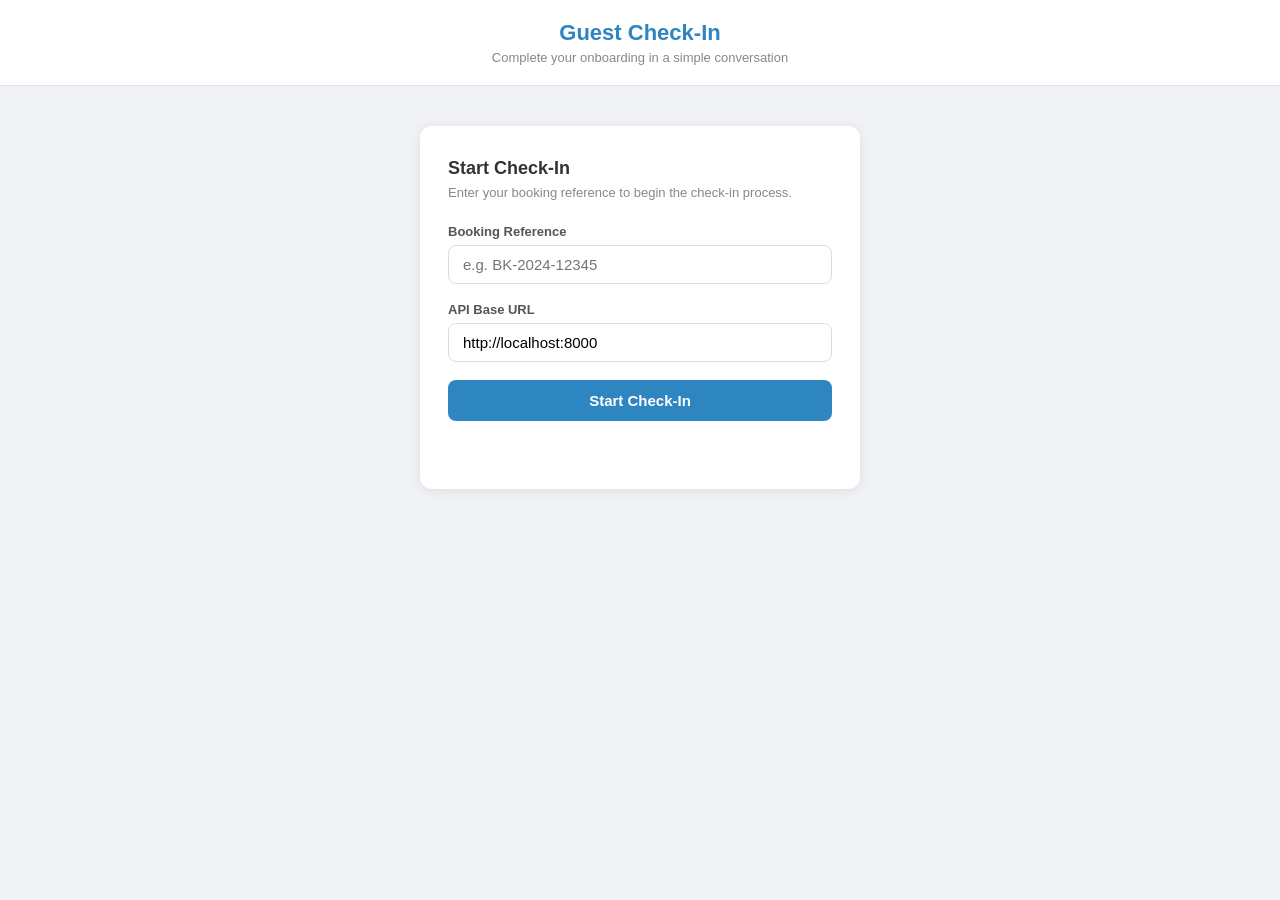
<file: guest-checkin/app/static/index.html>
<!DOCTYPE html>
<html lang="en">
<head>
  <meta charset="UTF-8">
  <meta name="viewport" content="width=device-width, initial-scale=1.0">
  <title>Guest Check-In</title>
  <link rel="stylesheet" href="chat-widget.css">
  <style>
    *, *::before, *::after { box-sizing: border-box; margin: 0; padding: 0; }
    body {
      font-family: -apple-system, BlinkMacSystemFont, 'Segoe UI', Roboto, sans-serif;
      background: #f0f2f5;
      color: #333;
      min-height: 100vh;
      display: flex;
      flex-direction: column;
      align-items: center;
    }
    .demo-header {
      width: 100%;
      background: #fff;
      border-bottom: 1px solid #e0e0e0;
      padding: 20px 24px;
      text-align: center;
    }
    .demo-header h1 {
      font-size: 22px;
      font-weight: 700;
      color: #2e86c1;
    }
    .demo-header p {
      font-size: 13px;
      color: #888;
      margin-top: 4px;
    }
    .demo-card {
      margin: 40px auto;
      max-width: 440px;
      width: 90%;
      background: #fff;
      border-radius: 12px;
      box-shadow: 0 2px 12px rgba(0,0,0,0.08);
      padding: 32px 28px;
    }
    .demo-card h2 {
      font-size: 18px;
      font-weight: 600;
      margin-bottom: 6px;
    }
    .demo-card .sub {
      font-size: 13px;
      color: #888;
      margin-bottom: 24px;
    }
    .demo-field { margin-bottom: 18px; }
    .demo-field label {
      display: block;
      font-size: 13px;
      font-weight: 600;
      margin-bottom: 6px;
      color: #555;
    }
    .demo-field input {
      width: 100%;
      padding: 10px 14px;
      border: 1px solid #ddd;
      border-radius: 8px;
      font-size: 15px;
      outline: none;
      transition: border-color 0.2s;
    }
    .demo-field input:focus { border-color: #2e86c1; }
    .demo-btn {
      display: block;
      width: 100%;
      padding: 12px;
      font-size: 15px;
      font-weight: 600;
      color: #fff;
      background: #2e86c1;
      border: none;
      border-radius: 8px;
      cursor: pointer;
      transition: background 0.2s;
    }
    .demo-btn:hover { background: #1f6fa0; }
    .demo-btn:disabled { background: #b0c4d8; cursor: not-allowed; }
    .demo-status {
      margin-top: 16px;
      font-size: 13px;
      color: #dc3545;
      text-align: center;
      min-height: 20px;
    }
    .demo-session {
      display: none;
      margin-top: 20px;
      padding: 14px;
      background: #f0f8ff;
      border: 1px solid #b3d9f2;
      border-radius: 8px;
      font-size: 12px;
      color: #2e86c1;
      word-break: break-all;
    }
    .demo-session code {
      display: block;
      margin-top: 4px;
      font-size: 11px;
    }
    .resume-btn {
      background: #1a73e8;
      color: white;
      border: none;
      padding: 10px 24px;
      border-radius: 8px;
      cursor: pointer;
      font-size: 14px;
      margin-top: 12px;
    }
    .resume-btn:hover {
      background: #1557b0;
    }
  </style>
</head>
<body>

  <div class="demo-header">
    <h1>Guest Check-In</h1>
    <p>Complete your onboarding in a simple conversation</p>
  </div>

  <div class="demo-card" id="startCard">
    <h2>Start Check-In</h2>
    <p class="sub">Enter your booking reference to begin the check-in process.</p>

    <div class="demo-field">
      <label for="bookingRef">Booking Reference</label>
      <input id="bookingRef" type="text" placeholder="e.g. BK-2024-12345" autocomplete="off">
    </div>

    <div class="demo-field">
      <label for="apiBase">API Base URL</label>
      <input id="apiBase" type="text" value="http://localhost:8000" placeholder="https://your-domain.com">
    </div>

    <button class="demo-btn" id="startBtn" onclick="startCheckIn()">Start Check-In</button>
    <div class="demo-status" id="statusMsg"></div>
    <div class="demo-session" id="sessionInfo"></div>
  </div>

  <script src="chat-widget.js"></script>
  <script>
    var widget = null;

    function startCheckIn() {
      var bookingRef = document.getElementById('bookingRef').value.trim();
      var apiBase    = document.getElementById('apiBase').value.trim().replace(/\/+$/, '');
      var btn        = document.getElementById('startBtn');
      var status     = document.getElementById('statusMsg');
      var sessionDiv = document.getElementById('sessionInfo');

      if (!bookingRef) {
        status.textContent = 'Please enter a booking reference.';
        return;
      }

      btn.disabled = true;
      status.textContent = 'Creating session...';
      sessionDiv.style.display = 'none';

      // POST /api/v1/sessions
      fetch(apiBase + '/api/v1/sessions', {
        method: 'POST',
        headers: { 'Content-Type': 'application/json', 'X-API-Key': 'demo-key' },
        body: JSON.stringify({ booking_reference: bookingRef })
      })
      .then(function (resp) {
        if (!resp.ok) return resp.json().then(function (d) { throw new Error(d.detail || resp.statusText); });
        return resp.json();
      })
      .then(function (data) {
        var sessionId  = data.id;
        var token      = data.session_token;
        var wsProto    = location.protocol === 'https:' ? 'wss' : 'ws';
        var wsHost     = apiBase.replace(/^https?:\/\//, '');
        var wsUrl      = wsProto + '://' + wsHost + '/api/v1/ws/' + sessionId + '?token=' + encodeURIComponent(token);

        // Build widget config with existing session token/ID when resumed
        var widgetConfig = {
          sessionId: sessionId,
          token: token,
          wsUrl: wsUrl,
          apiUrl: apiBase + '/api/v1'
        };

        // Handle resumed sessions
        if (data.resumed) {
          if (data.existing_status === 'completed') {
            status.textContent = 'Your check-in is already complete!';
            status.style.color = '#1a73e8';
            sessionDiv.style.display = 'block';
            sessionDiv.innerHTML =
              '<strong>Session Complete</strong>' +
              '<code>ID: ' + sessionId + '</code>' +
              '<code>State: ' + data.current_state + '</code>';
            // Initialize widget so user can see chat history with arrival instructions
            widget = GuestCheckInWidget.init(widgetConfig);
            document.getElementById('gci-widget').classList.remove('gci-closed');
            document.getElementById('gci-fab').classList.add('gci-hidden');
            btn.textContent = 'Check-In Complete';
            return;
          } else if (data.existing_status === 'refused') {
            status.textContent = 'Your previous check-in was declined. You can resume to start over.';
            status.style.color = '#dc3545';
            sessionDiv.style.display = 'block';
            sessionDiv.innerHTML =
              '<strong>Session Refused</strong>' +
              '<code>ID: ' + sessionId + '</code>' +
              '<code>State: ' + data.current_state + '</code>';
            // Show resume button
            var resumeBtn = document.createElement('button');
            resumeBtn.textContent = 'Resume Check-In';
            resumeBtn.className = 'resume-btn';
            resumeBtn.onclick = function () {
              resumeBtn.disabled = true;
              resumeBtn.textContent = 'Resuming...';
              status.textContent = 'Resuming session...';
              status.style.color = '';
              // Call POST /sessions/{id}/resume to restart from INIT
              fetch(apiBase + '/api/v1/sessions/' + sessionId + '/resume', {
                method: 'POST',
                headers: { 'Content-Type': 'application/json', 'X-API-Key': 'demo-key' }
              })
              .then(function (resp) {
                if (!resp.ok) return resp.json().then(function (d) { throw new Error(d.detail || resp.statusText); });
                return resp.json();
              })
              .then(function (resumeData) {
                status.textContent = 'Session resumed! Starting check-in...';
                status.style.color = '#1a73e8';
                resumeBtn.remove();
                // Initialize widget — WebSocket will pick up the reset state
                widget = GuestCheckInWidget.init(widgetConfig);
                document.getElementById('gci-widget').classList.remove('gci-closed');
                document.getElementById('gci-fab').classList.add('gci-hidden');
                btn.textContent = 'Check-In In Progress';
              })
              .catch(function (err) {
                status.textContent = 'Error resuming: ' + err.message;
                resumeBtn.disabled = false;
                resumeBtn.textContent = 'Resume Check-In';
              });
            };
            document.querySelector('.demo-header').appendChild(resumeBtn);
            btn.textContent = 'Check-In Refused';
            return;
          }
          // Active session — just resume
          status.textContent = 'Resuming your check-in session...';
          status.style.color = '#1a73e8';
        }

        status.textContent = '';
        sessionDiv.style.display = 'block';
        sessionDiv.innerHTML =
          '<strong>Session Active</strong>' +
          '<code>ID: ' + sessionId + '</code>' +
          '<code>State: ' + data.current_state + '</code>';

        // Initialize widget
        widget = GuestCheckInWidget.init(widgetConfig);

        // Open widget immediately
        document.getElementById('gci-widget').classList.remove('gci-closed');
        document.getElementById('gci-fab').classList.add('gci-hidden');

        btn.textContent = 'Check-In In Progress';
      })
      .catch(function (err) {
        status.textContent = 'Error: ' + err.message;
        btn.disabled = false;
        btn.textContent = 'Start Check-In';
      });
    }
  </script>
</body>
</html>
</file>
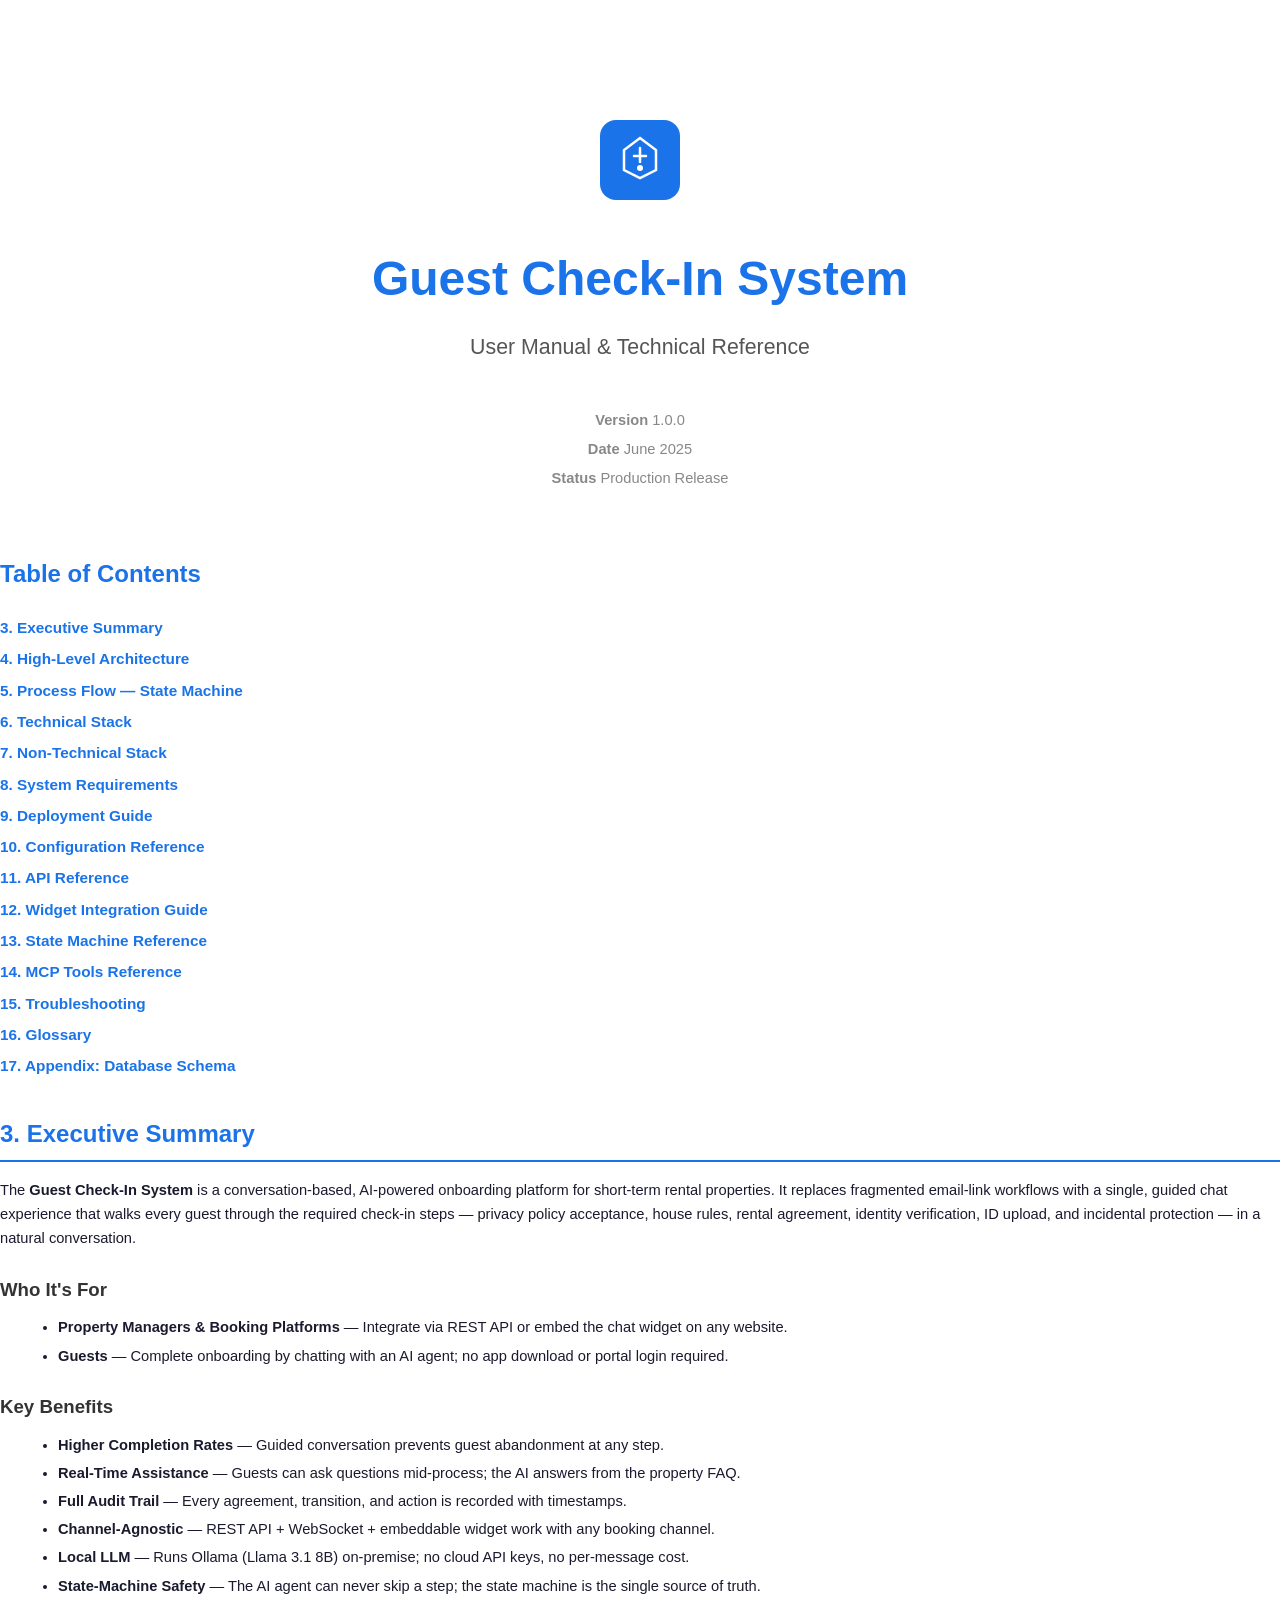
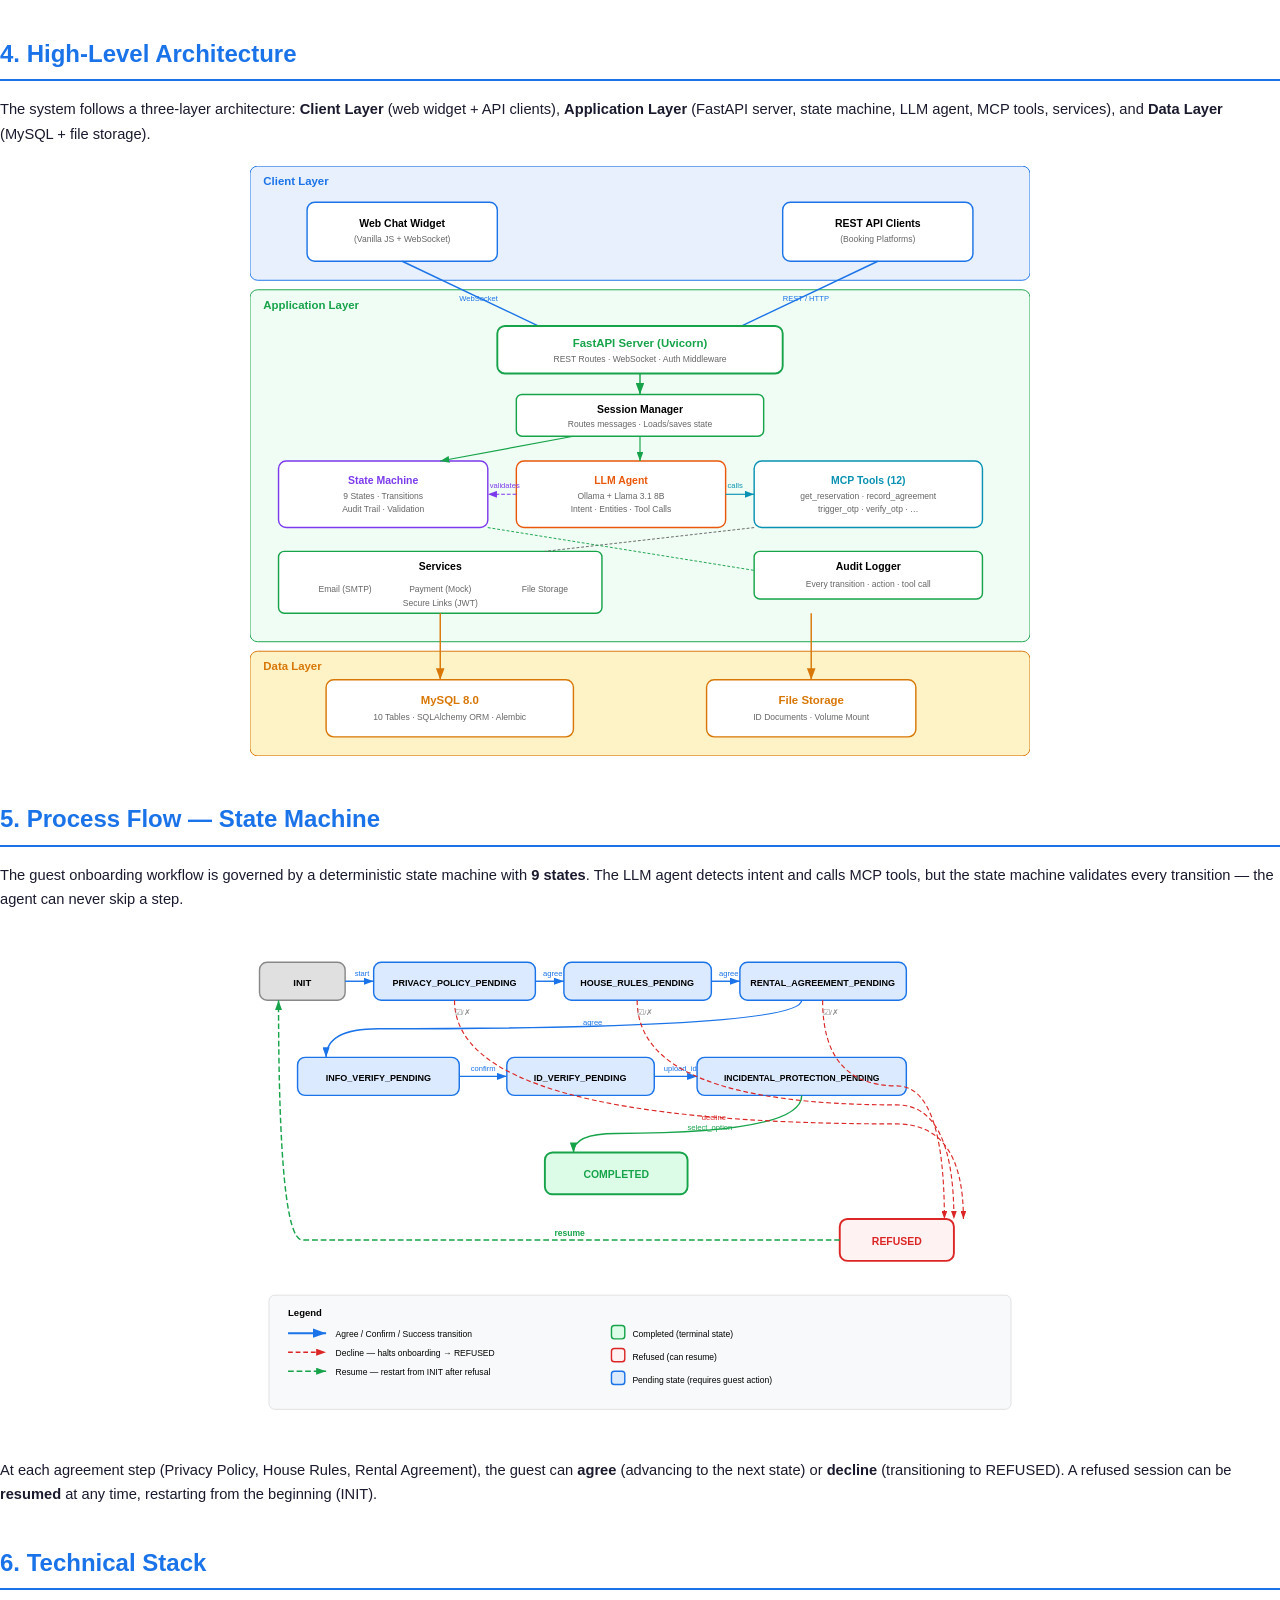
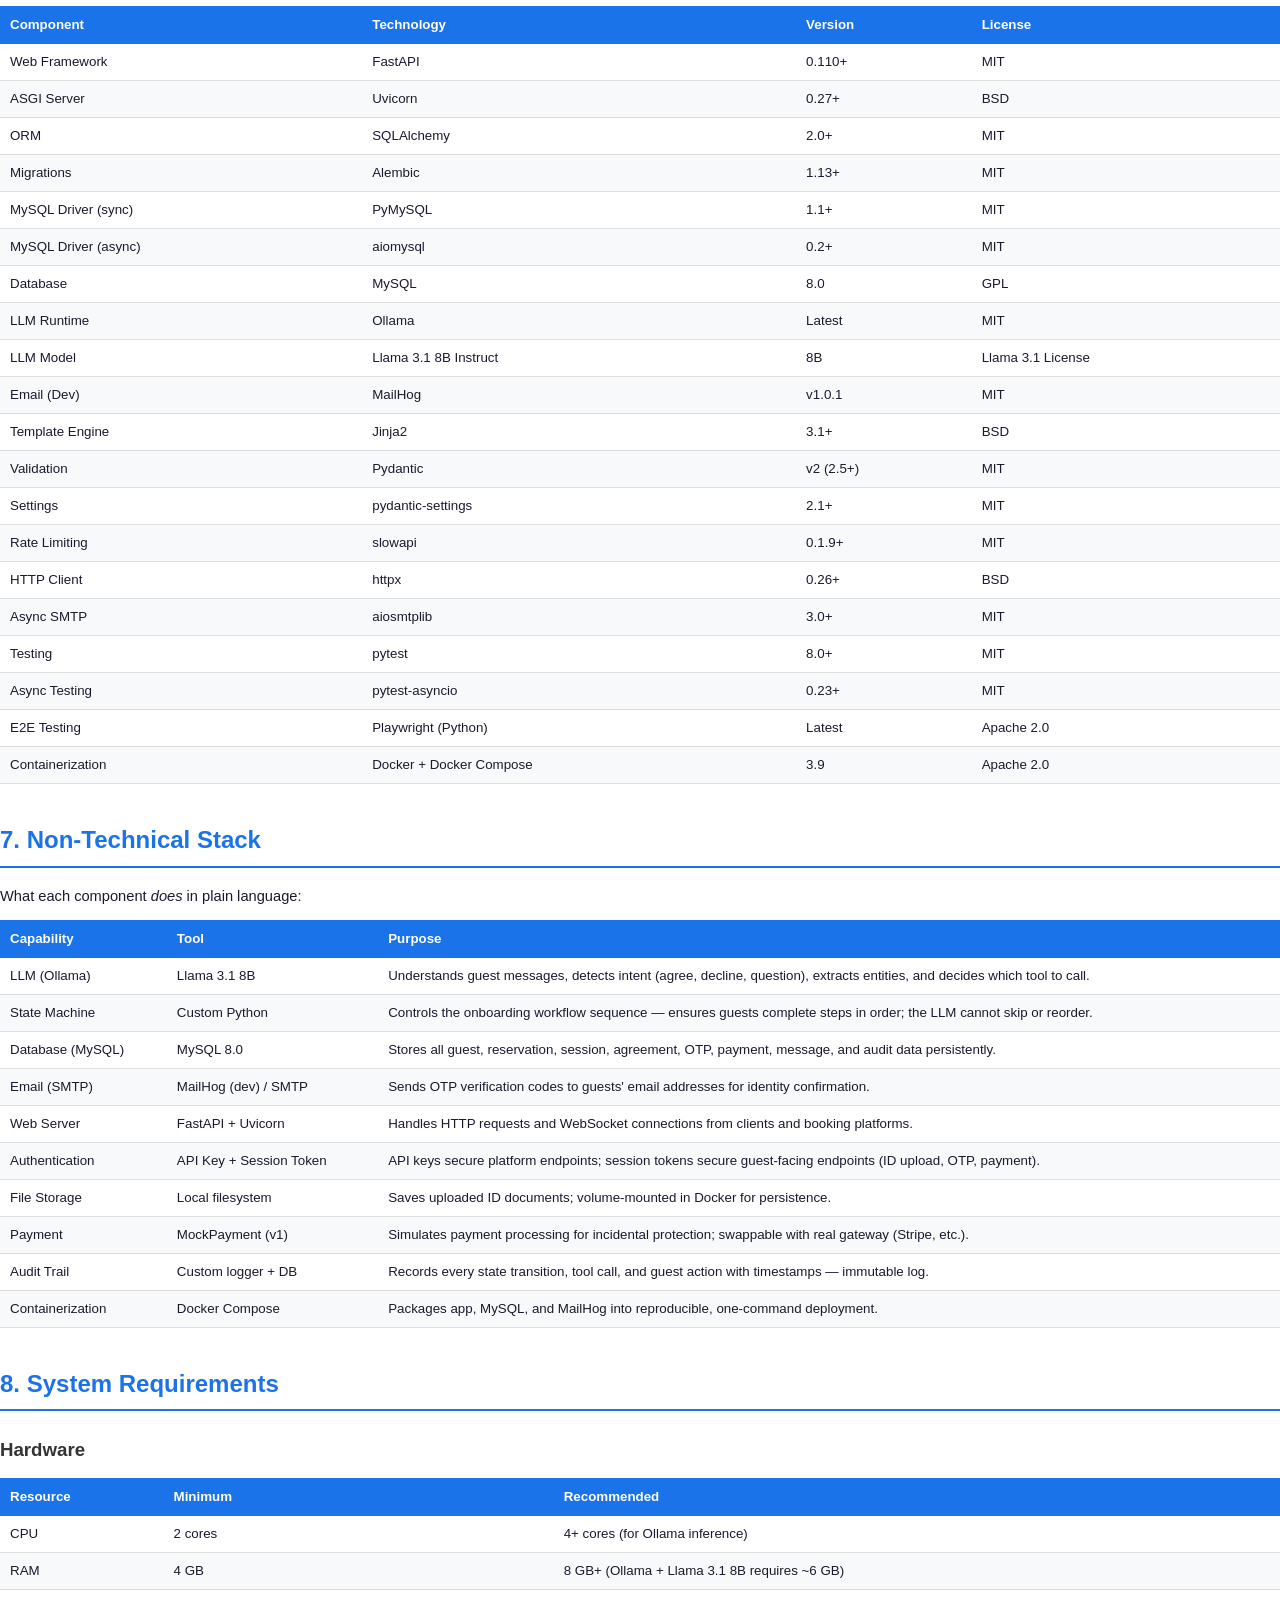
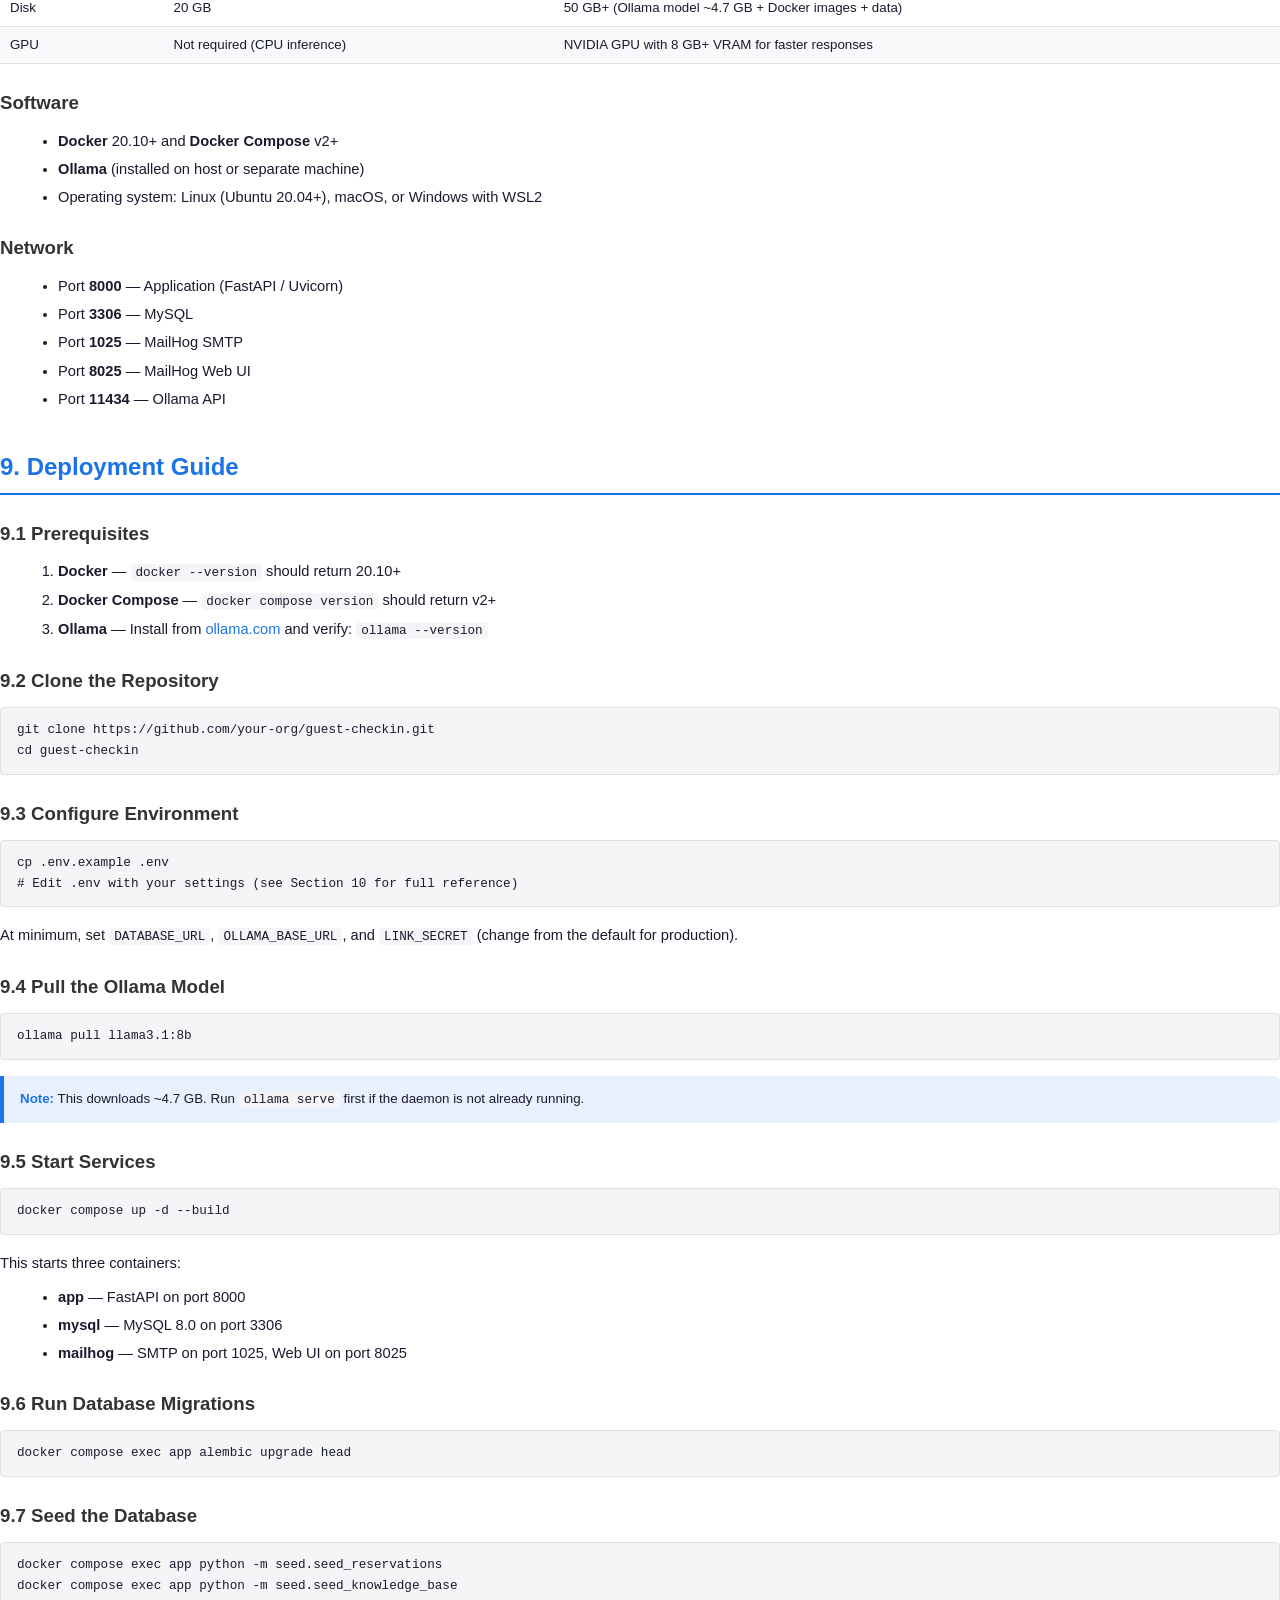
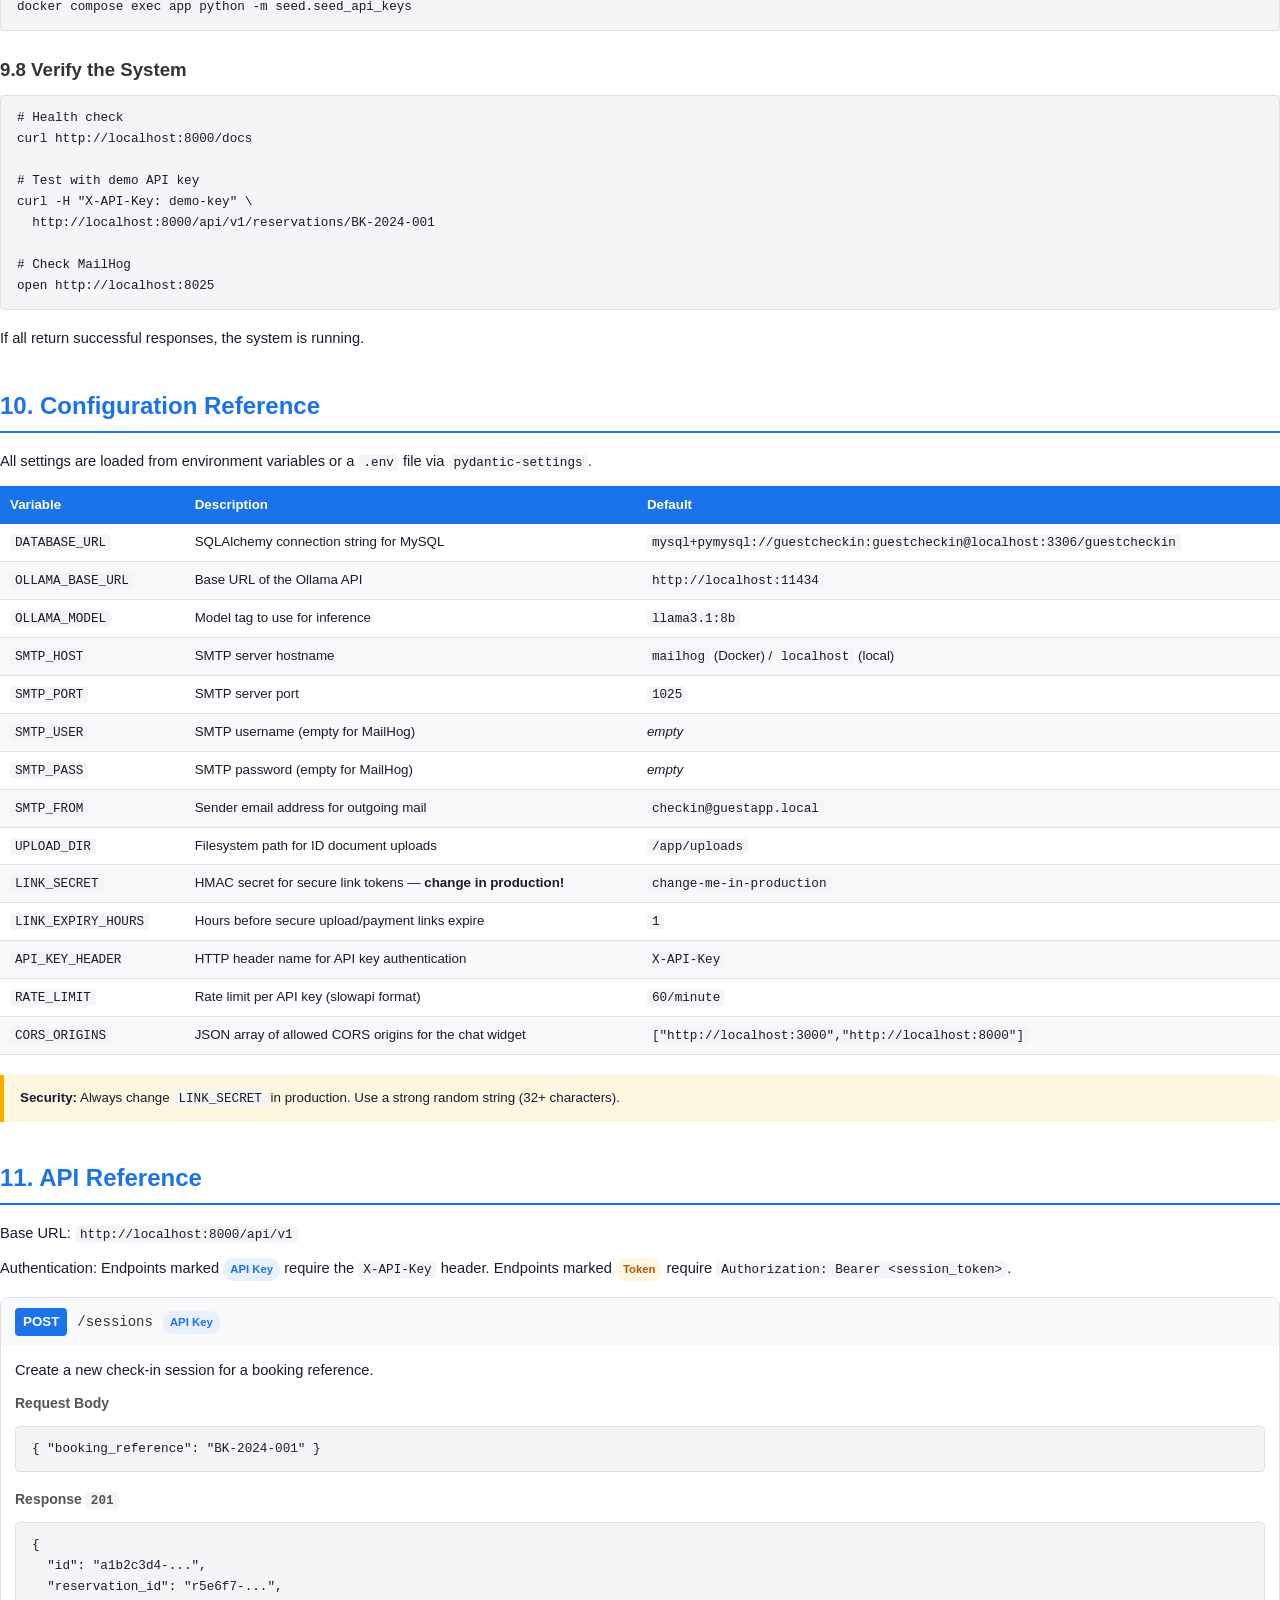
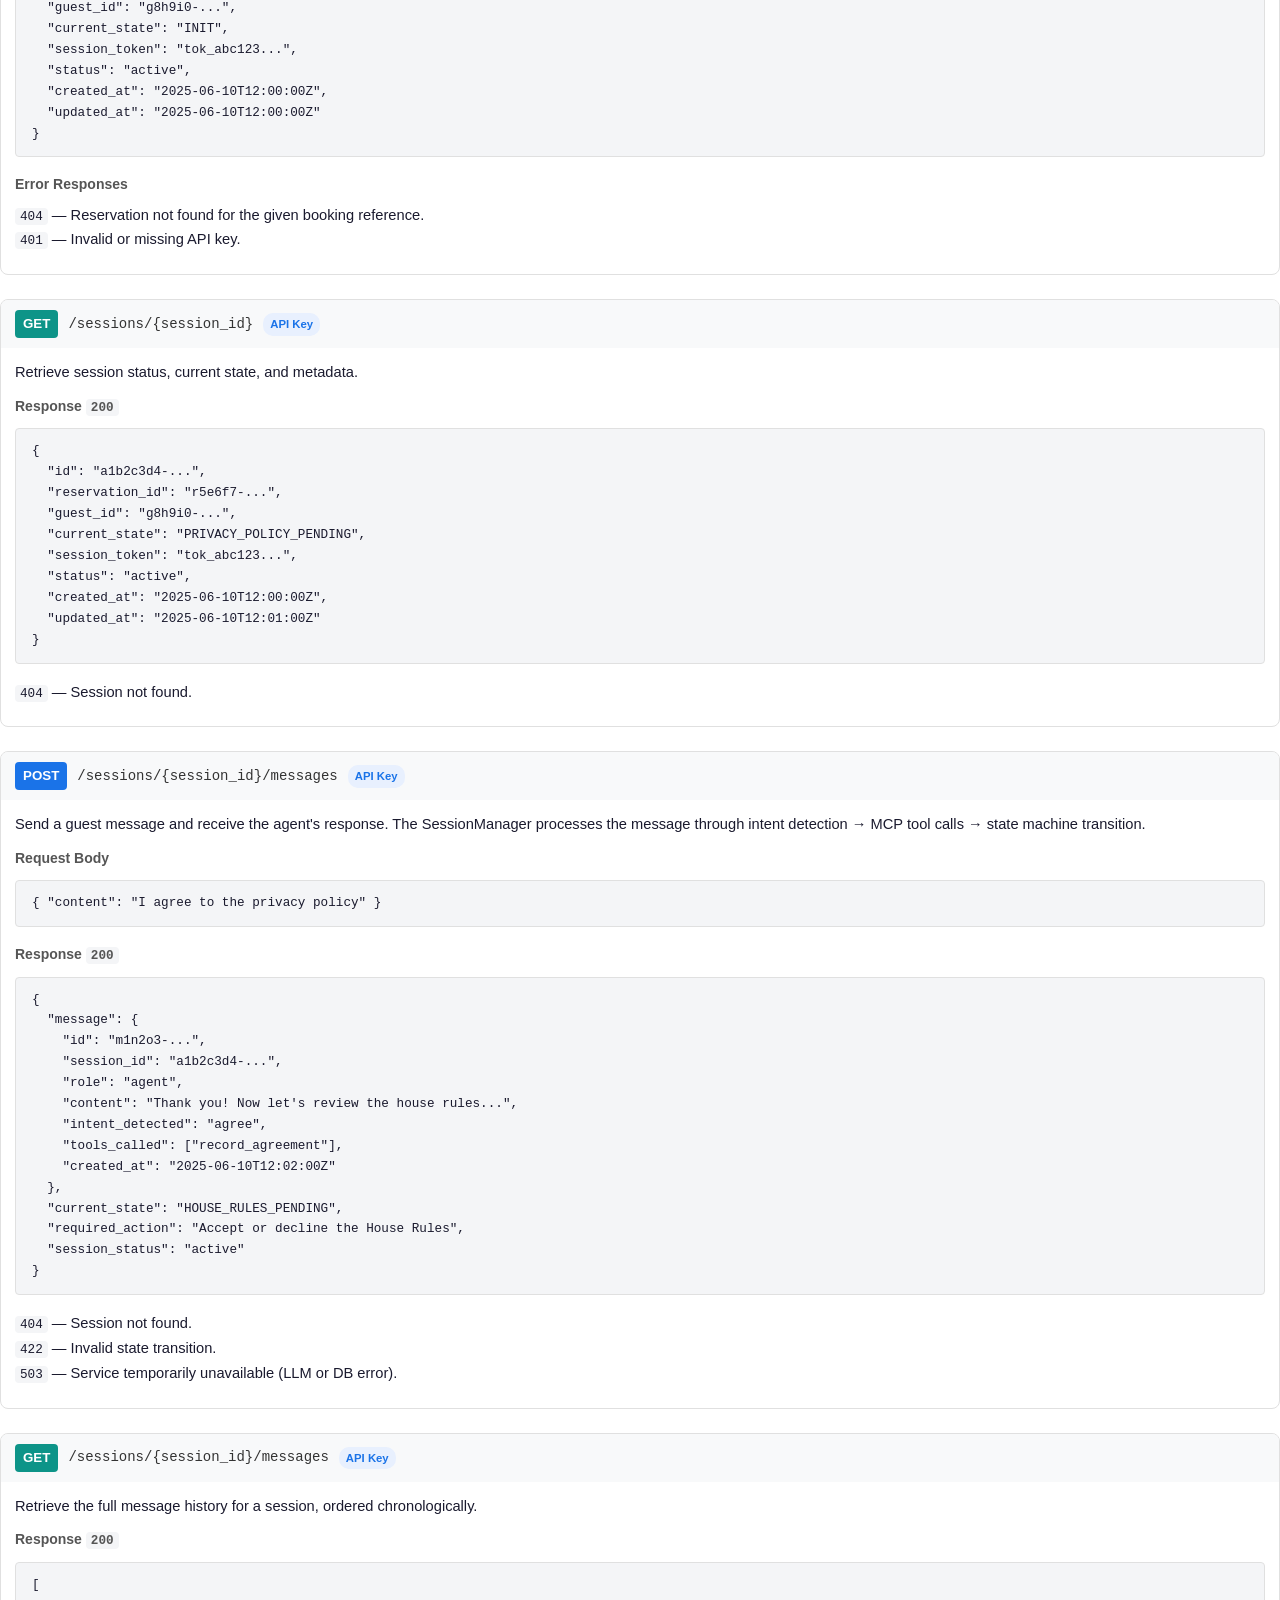
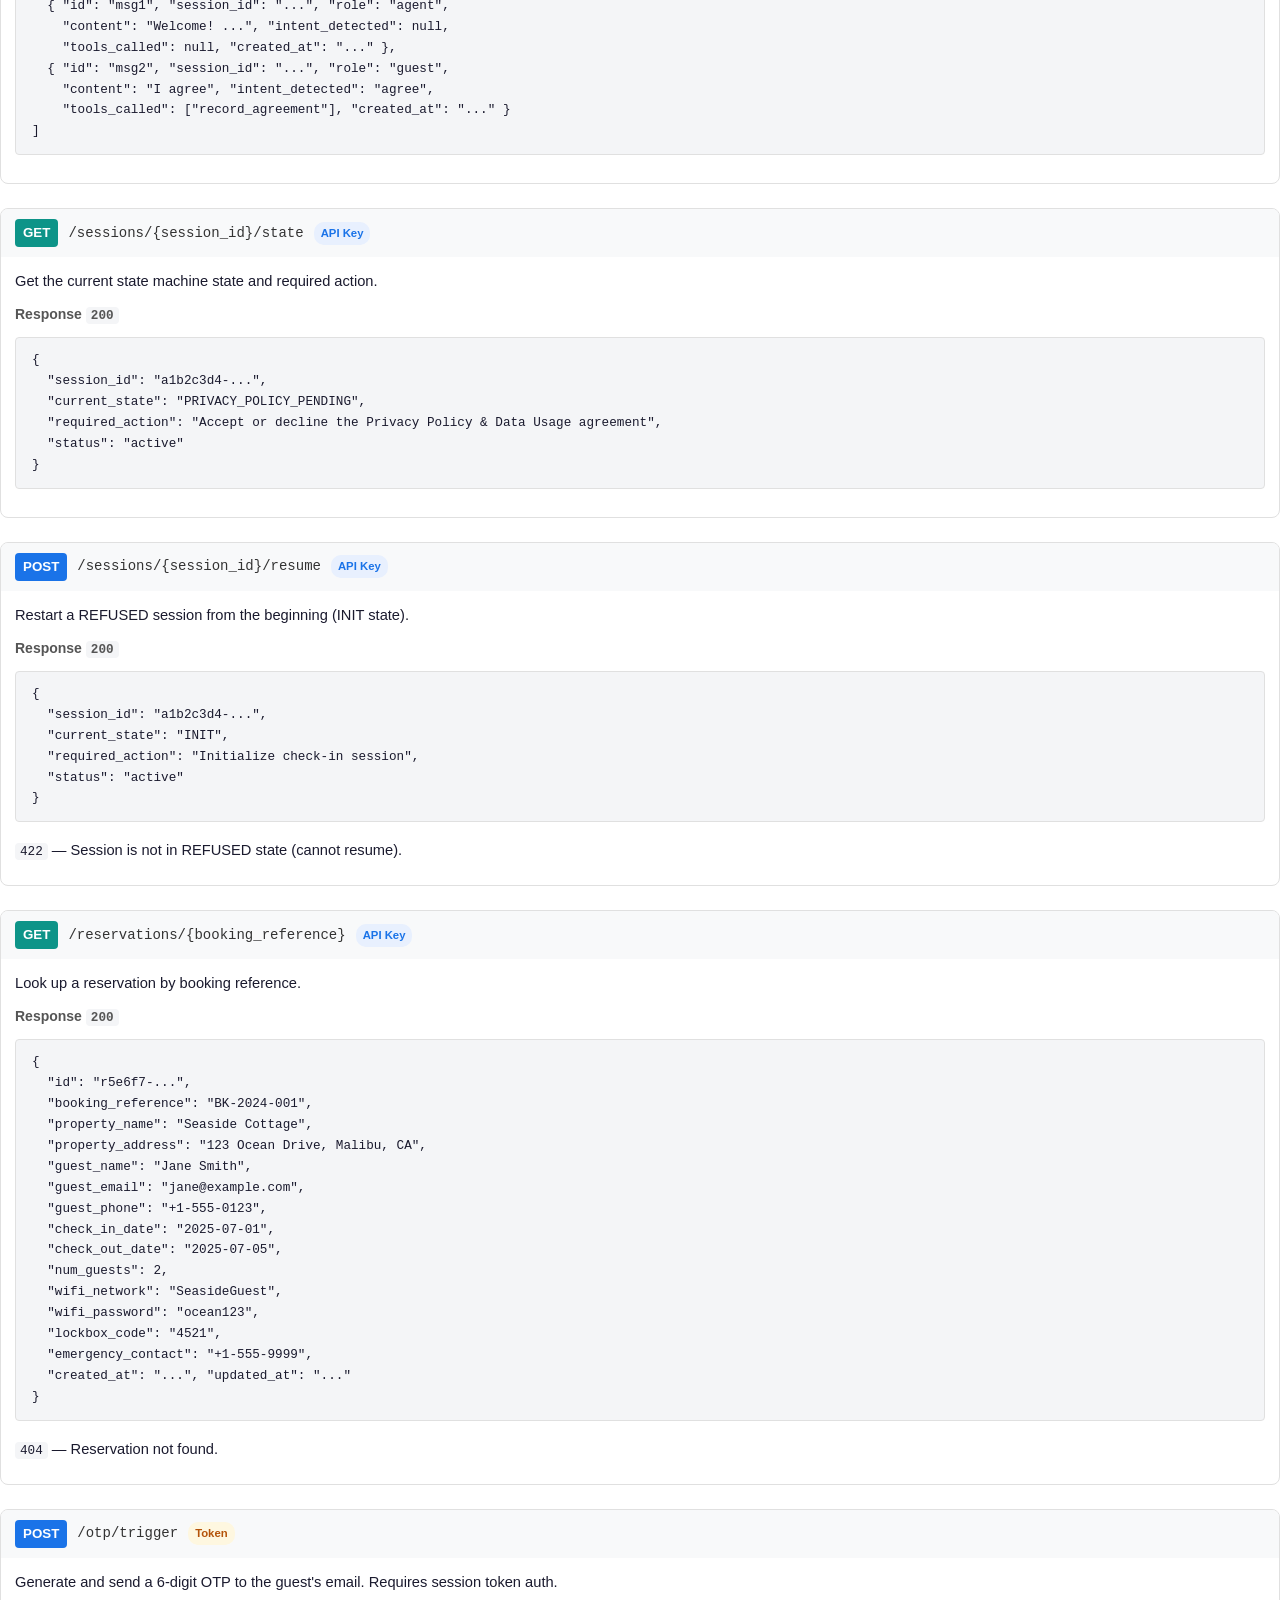
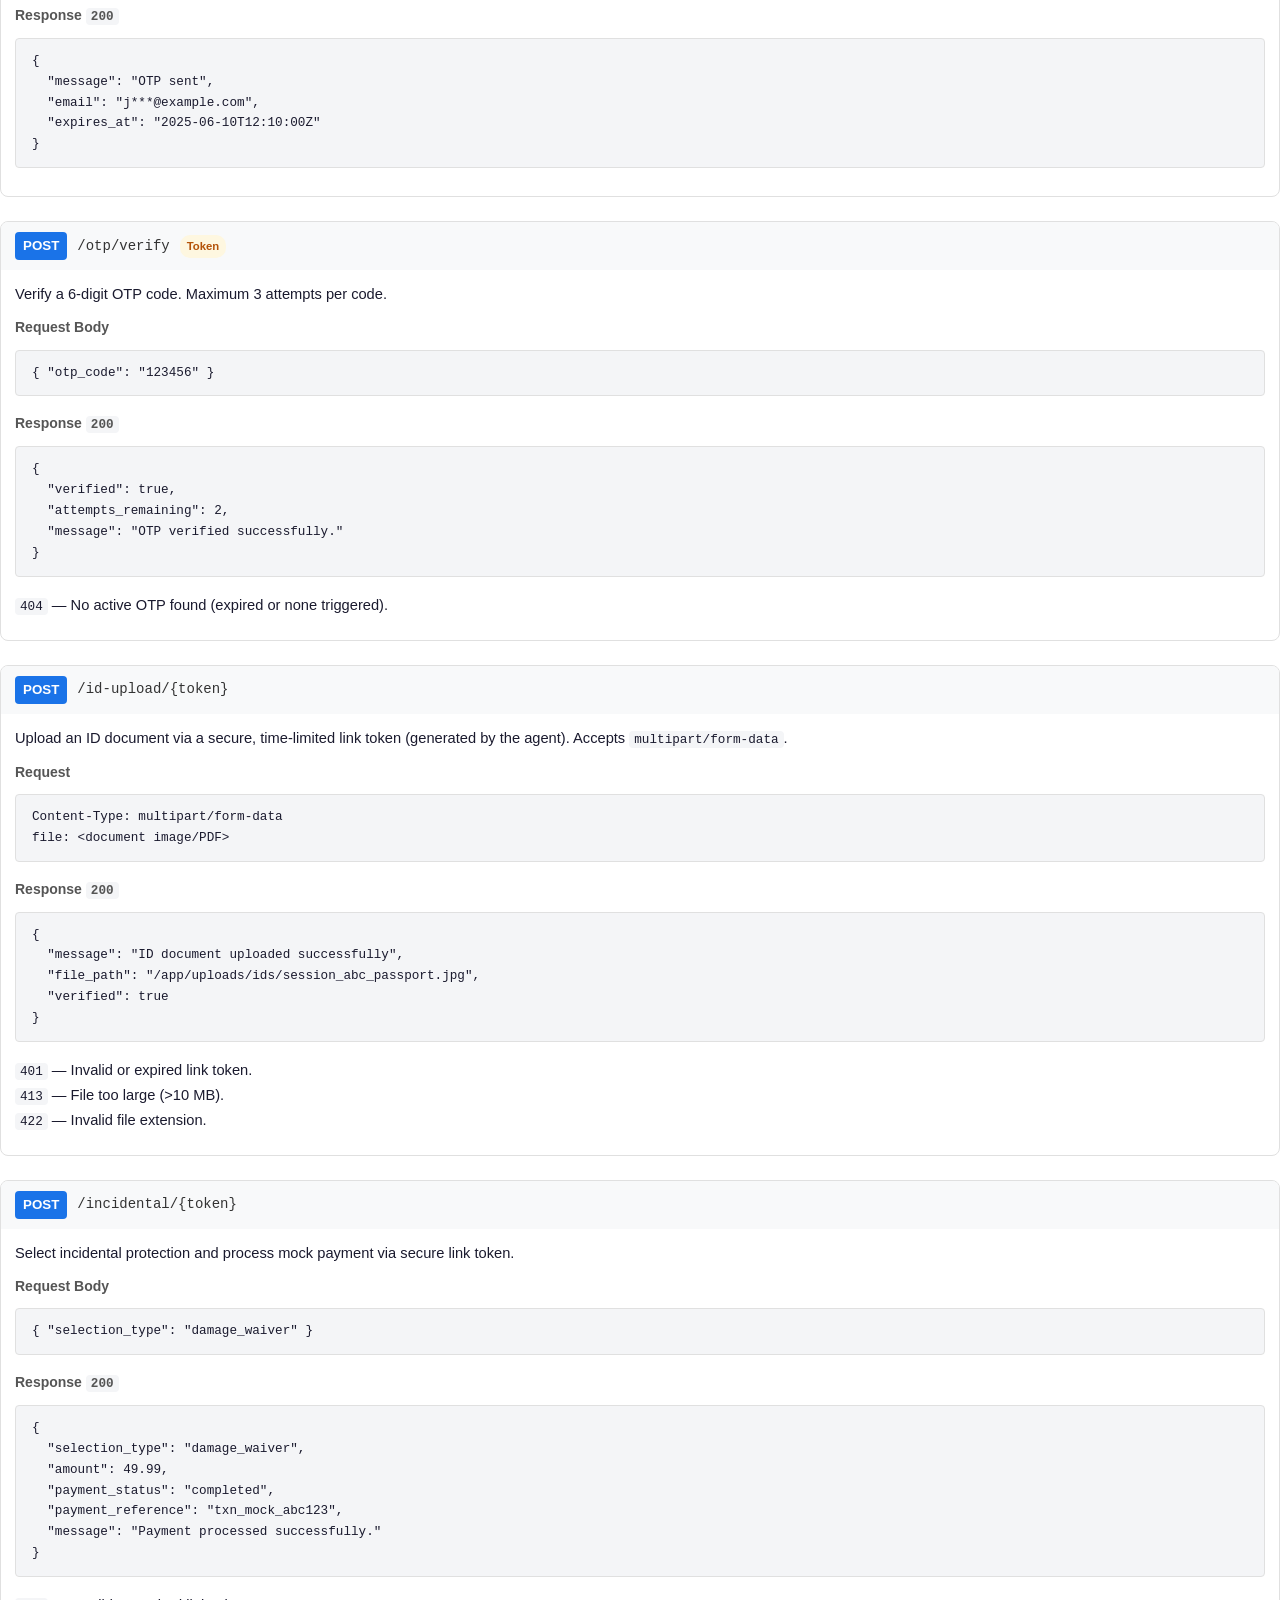
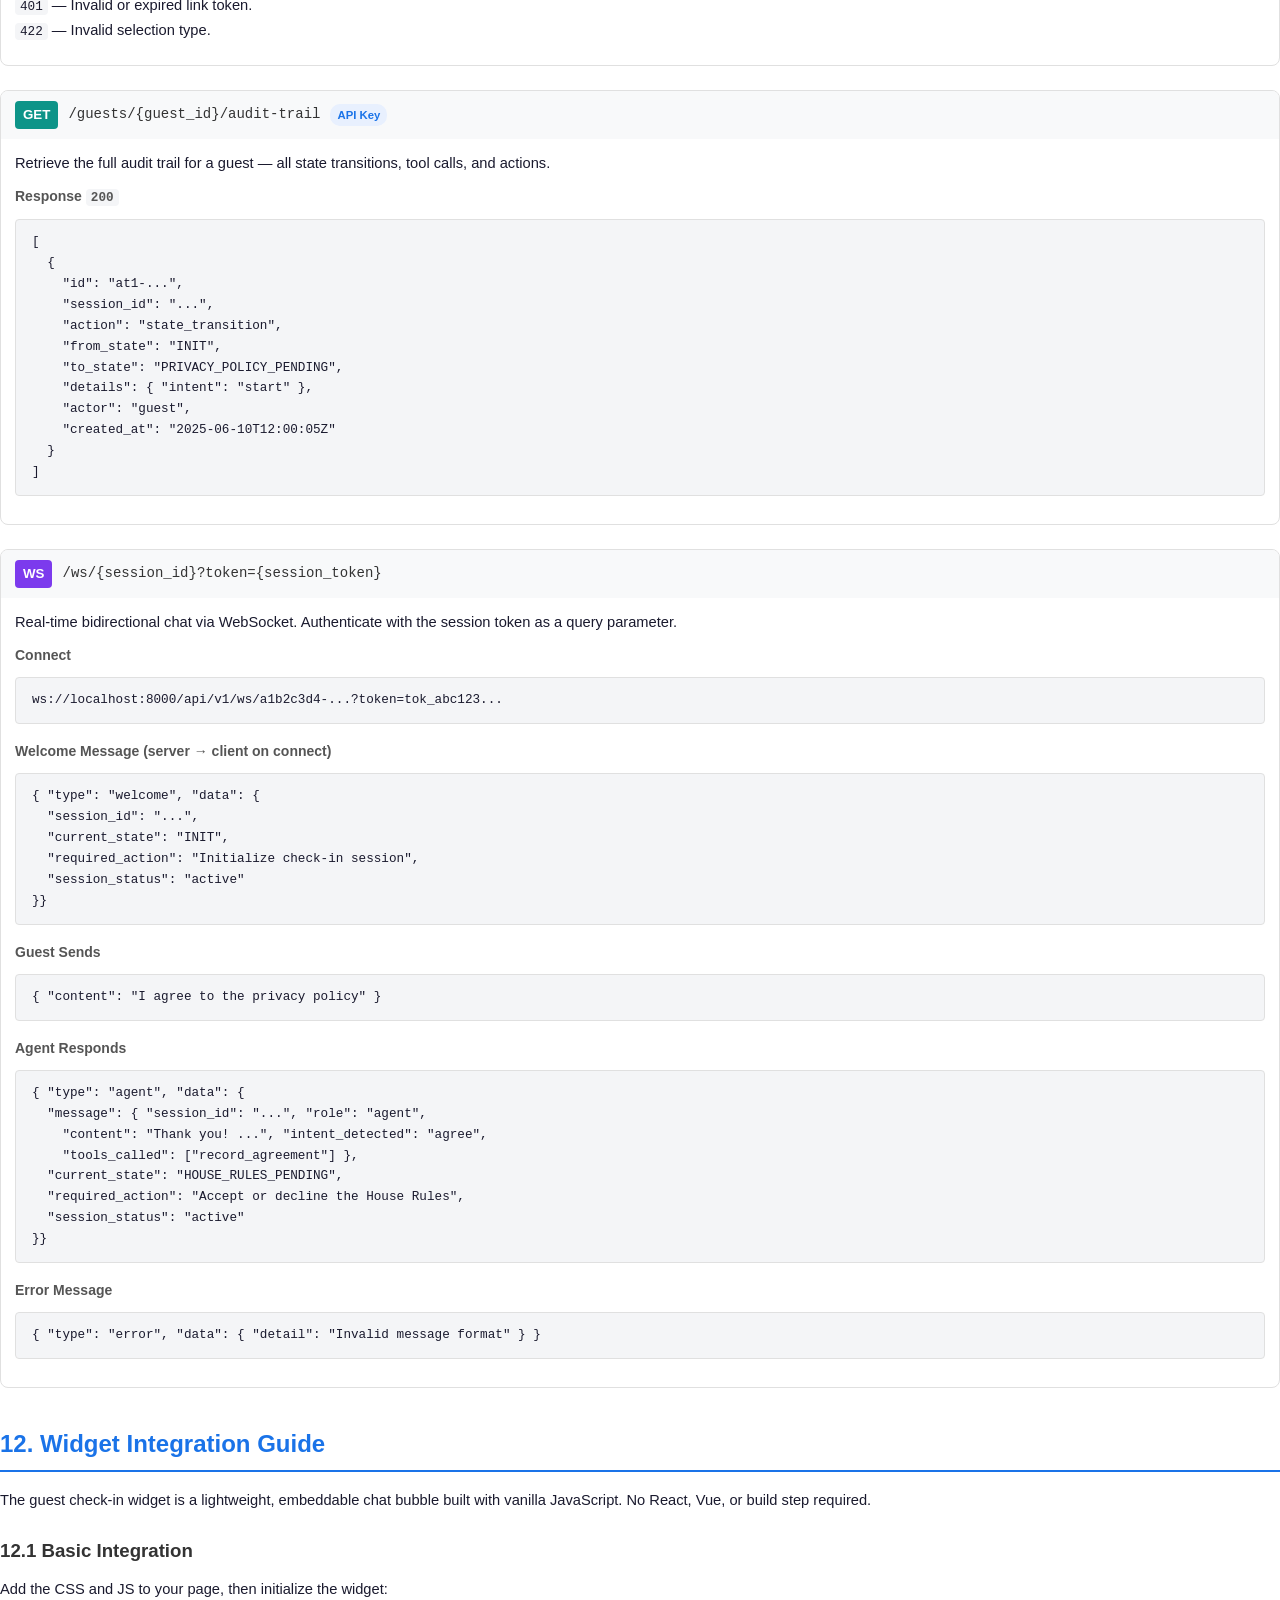
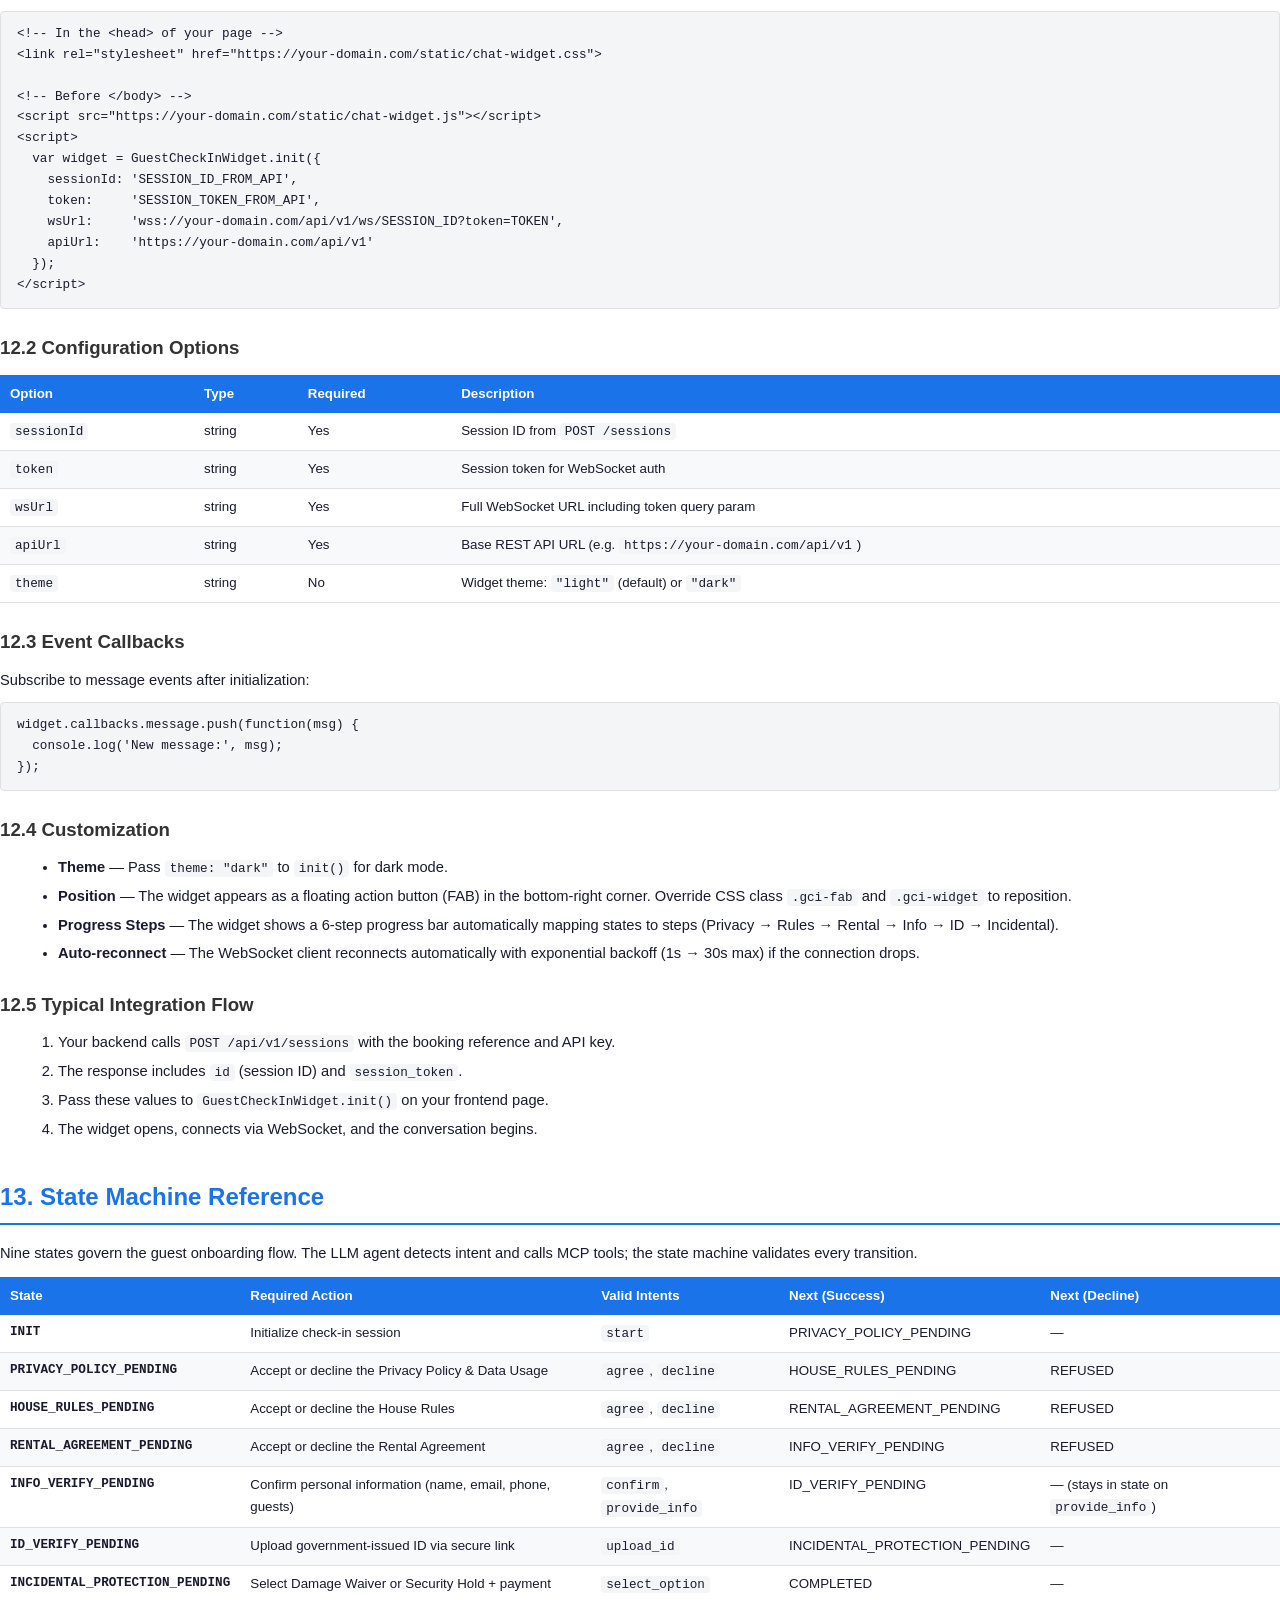
<file: docs/user_manual.html>
<!DOCTYPE html>
<html lang="en">
<head>
<meta charset="UTF-8">
<meta name="viewport" content="width=device-width, initial-scale=1.0">
<title>Guest Check-In System — User Manual</title>
<style>
  @page { margin: 20mm 18mm; size: A4; }
  * { box-sizing: border-box; }
  body { font-family: -apple-system, BlinkMacSystemFont, 'Segoe UI', Roboto, 'Helvetica Neue', Arial, sans-serif; color: #1a1a2e; line-height: 1.65; margin: 0; padding: 0; font-size: 11pt; background: #fff; }
  h1 { font-size: 26pt; color: #1a73e8; margin: 0 0 8px; }
  h2 { font-size: 18pt; color: #1a73e8; border-bottom: 2px solid #1a73e8; padding-bottom: 6px; margin: 36px 0 16px; page-break-after: avoid; }
  h3 { font-size: 14pt; color: #333; margin: 24px 0 10px; page-break-after: avoid; }
  h4 { font-size: 12pt; color: #555; margin: 18px 0 8px; }
  p { margin: 0 0 10px; }
  a { color: #1a73e8; text-decoration: none; }
  a:hover { text-decoration: underline; }
  ul, ol { margin: 0 0 12px 18px; }
  li { margin-bottom: 4px; }
  table { width: 100%; border-collapse: collapse; margin: 12px 0 20px; font-size: 10pt; }
  th { background: #1a73e8; color: #fff; text-align: left; padding: 8px 10px; font-weight: 600; }
  td { padding: 7px 10px; border-bottom: 1px solid #e0e0e0; vertical-align: top; }
  tr:nth-child(even) td { background: #f8f9fa; }
  code, pre { font-family: 'SFMono-Regular', Consolas, 'Liberation Mono', Menlo, monospace; font-size: 9.5pt; background: #f4f5f7; border-radius: 4px; }
  code { padding: 1px 5px; }
  pre { padding: 12px 16px; overflow-x: auto; margin: 10px 0 16px; border: 1px solid #e0e0e0; }
  .cover { text-align: center; padding: 120px 40px 60px; page-break-after: always; }
  .cover h1 { font-size: 36pt; margin-bottom: 12px; }
  .cover .subtitle { font-size: 16pt; color: #555; margin-bottom: 40px; }
  .cover .meta { font-size: 11pt; color: #888; line-height: 2; }
  .toc { page-break-after: always; }
  .toc ul { list-style: none; padding: 0; margin: 0; }
  .toc > ul > li { margin-bottom: 6px; font-weight: 600; font-size: 11.5pt; }
  .toc > ul > li > ul > li { font-weight: 400; font-size: 10.5pt; margin-left: 18px; margin-bottom: 3px; }
  .toc > ul > li > ul > li > ul > li { font-weight: 400; font-size: 10pt; margin-left: 36px; margin-bottom: 2px; }
  .toc a { color: #1a73e8; }
  .diagram-container { text-align: center; margin: 20px 0; page-break-inside: avoid; }
  .note { background: #e8f0fe; border-left: 4px solid #1a73e8; padding: 12px 16px; margin: 16px 0; border-radius: 0 6px 6px 0; font-size: 10pt; }
  .note strong { color: #1a73e8; }
  .warn { background: #fef7e0; border-left: 4px solid #f9ab00; padding: 12px 16px; margin: 16px 0; border-radius: 0 6px 6px 0; font-size: 10pt; }
  .endpoint { margin: 16px 0 24px; border: 1px solid #e0e0e0; border-radius: 8px; overflow: hidden; page-break-inside: avoid; }
  .endpoint-header { background: #f8f9fa; padding: 10px 14px; display: flex; align-items: center; gap: 10px; }
  .method { font-weight: 700; font-size: 10pt; padding: 3px 8px; border-radius: 4px; color: #fff; }
  .method.get { background: #0d9488; }
  .method.post { background: #1a73e8; }
  .method.ws { background: #7c3aed; }
  .path { font-family: monospace; font-size: 10.5pt; color: #333; }
  .endpoint-body { padding: 12px 14px; }
  .endpoint-body h4 { margin: 0 0 6px; font-size: 10.5pt; }
  .section { page-break-before: auto; }
  .badge { display: inline-block; font-size: 8.5pt; padding: 2px 7px; border-radius: 10px; font-weight: 600; }
  .badge-key { background: #e8f0fe; color: #1a73e8; }
  .badge-token { background: #fef7e0; color: #b45309; }
  .state-table td:first-child { font-family: monospace; font-size: 9.5pt; white-space: nowrap; font-weight: 600; }
  .footer { text-align: center; font-size: 9pt; color: #999; margin-top: 40px; padding-top: 16px; border-top: 1px solid #e0e0e0; }
</style>
</head>
<body>

<!-- ═══════════════════════════════════════════════════════════════
     SECTION 1: COVER PAGE
     ═══════════════════════════════════════════════════════════════ -->
<div class="cover">
  <div style="margin-bottom:32px;">
    <svg width="80" height="80" viewBox="0 0 80 80"><rect width="80" height="80" rx="16" fill="#1a73e8"/><path d="M40 18 L56 30 L56 50 L40 58 L24 50 L24 30 Z" fill="none" stroke="#fff" stroke-width="2.5"/><path d="M40 28 L40 42 M34 36 L46 36" stroke="#fff" stroke-width="2.5" stroke-linecap="round"/><circle cx="40" cy="48" r="3" fill="#fff"/></svg>
  </div>
  <h1>Guest Check-In System</h1>
  <div class="subtitle">User Manual &amp; Technical Reference</div>
  <div class="meta">
    <strong>Version</strong> 1.0.0<br>
    <strong>Date</strong> June 2025<br>
    <strong>Status</strong> Production Release
  </div>
</div>

<!-- ═══════════════════════════════════════════════════════════════
     SECTION 2: TABLE OF CONTENTS
     ═══════════════════════════════════════════════════════════════ -->
<div class="toc">
  <h2 style="border:none; margin-top:0;">Table of Contents</h2>
  <ul>
    <li><a href="#exec-summary">3. Executive Summary</a></li>
    <li><a href="#architecture">4. High-Level Architecture</a></li>
    <li><a href="#process-flow">5. Process Flow — State Machine</a></li>
    <li><a href="#tech-stack">6. Technical Stack</a></li>
    <li><a href="#non-tech-stack">7. Non-Technical Stack</a></li>
    <li><a href="#sys-req">8. System Requirements</a></li>
    <li><a href="#deployment">9. Deployment Guide</a></li>
    <li><a href="#config">10. Configuration Reference</a></li>
    <li><a href="#api-ref">11. API Reference</a></li>
    <li><a href="#widget">12. Widget Integration Guide</a></li>
    <li><a href="#state-ref">13. State Machine Reference</a></li>
    <li><a href="#mcp-ref">14. MCP Tools Reference</a></li>
    <li><a href="#troubleshooting">15. Troubleshooting</a></li>
    <li><a href="#glossary">16. Glossary</a></li>
    <li><a href="#db-schema">17. Appendix: Database Schema</a></li>
  </ul>
</div>

<!-- ═══════════════════════════════════════════════════════════════
     SECTION 3: EXECUTIVE SUMMARY
     ═══════════════════════════════════════════════════════════════ -->
<div class="section" id="exec-summary">
  <h2>3. Executive Summary</h2>
  <p>The <strong>Guest Check-In System</strong> is a conversation-based, AI-powered onboarding platform for short-term rental properties. It replaces fragmented email-link workflows with a single, guided chat experience that walks every guest through the required check-in steps — privacy policy acceptance, house rules, rental agreement, identity verification, ID upload, and incidental protection — in a natural conversation.</p>

  <h3>Who It's For</h3>
  <ul>
    <li><strong>Property Managers &amp; Booking Platforms</strong> — Integrate via REST API or embed the chat widget on any website.</li>
    <li><strong>Guests</strong> — Complete onboarding by chatting with an AI agent; no app download or portal login required.</li>
  </ul>

  <h3>Key Benefits</h3>
  <ul>
    <li><strong>Higher Completion Rates</strong> — Guided conversation prevents guest abandonment at any step.</li>
    <li><strong>Real-Time Assistance</strong> — Guests can ask questions mid-process; the AI answers from the property FAQ.</li>
    <li><strong>Full Audit Trail</strong> — Every agreement, transition, and action is recorded with timestamps.</li>
    <li><strong>Channel-Agnostic</strong> — REST API + WebSocket + embeddable widget work with any booking channel.</li>
    <li><strong>Local LLM</strong> — Runs Ollama (Llama 3.1 8B) on-premise; no cloud API keys, no per-message cost.</li>
    <li><strong>State-Machine Safety</strong> — The AI agent can never skip a step; the state machine is the single source of truth.</li>
  </ul>
</div>

<!-- ═══════════════════════════════════════════════════════════════
     SECTION 4: HIGH-LEVEL ARCHITECTURE
     ═══════════════════════════════════════════════════════════════ -->
<div class="section" id="architecture">
  <h2>4. High-Level Architecture</h2>
  <p>The system follows a three-layer architecture: <strong>Client Layer</strong> (web widget + API clients), <strong>Application Layer</strong> (FastAPI server, state machine, LLM agent, MCP tools, services), and <strong>Data Layer</strong> (MySQL + file storage).</p>

  <div class="diagram-container">
    <svg viewBox="0 0 820 620" width="780" height="590" xmlns="http://www.w3.org/2000/svg" font-family="-apple-system, BlinkMacSystemFont, 'Segoe UI', Roboto, sans-serif" font-size="10">
      <!-- Background zones -->
      <rect x="0" y="0" width="820" height="120" rx="8" fill="#e8f0fe" stroke="#1a73e8" stroke-width="1"/>
      <rect x="0" y="130" width="820" height="370" rx="8" fill="#f0fdf4" stroke="#16a34a" stroke-width="1"/>
      <rect x="0" y="510" width="820" height="110" rx="8" fill="#fef3c7" stroke="#d97706" stroke-width="1"/>

      <!-- Zone labels -->
      <text x="14" y="20" font-size="12" font-weight="700" fill="#1a73e8">Client Layer</text>
      <text x="14" y="150" font-size="12" font-weight="700" fill="#16a34a">Application Layer</text>
      <text x="14" y="530" font-size="12" font-weight="700" fill="#d97706">Data Layer</text>

      <!-- Client Layer boxes -->
      <rect x="60" y="38" width="200" height="62" rx="8" fill="#fff" stroke="#1a73e8" stroke-width="1.5"/>
      <text x="160" y="64" text-anchor="middle" font-size="11" font-weight="600">Web Chat Widget</text>
      <text x="160" y="80" text-anchor="middle" font-size="9" fill="#666">(Vanilla JS + WebSocket)</text>

      <rect x="560" y="38" width="200" height="62" rx="8" fill="#fff" stroke="#1a73e8" stroke-width="1.5"/>
      <text x="660" y="64" text-anchor="middle" font-size="11" font-weight="600">REST API Clients</text>
      <text x="660" y="80" text-anchor="middle" font-size="9" fill="#666">(Booking Platforms)</text>

      <!-- Arrows from clients to FastAPI -->
      <line x1="160" y1="100" x2="320" y2="176" stroke="#1a73e8" stroke-width="1.5" marker-end="url(#arrow)"/>
      <text x="220" y="142" font-size="8" fill="#1a73e8">WebSocket</text>
      <line x1="660" y1="100" x2="500" y2="176" stroke="#1a73e8" stroke-width="1.5" marker-end="url(#arrow)"/>
      <text x="560" y="142" font-size="8" fill="#1a73e8">REST / HTTP</text>

      <!-- FastAPI Server (main box) -->
      <rect x="260" y="168" width="300" height="50" rx="8" fill="#fff" stroke="#16a34a" stroke-width="2"/>
      <text x="410" y="190" text-anchor="middle" font-size="12" font-weight="700" fill="#16a34a">FastAPI Server (Uvicorn)</text>
      <text x="410" y="206" text-anchor="middle" font-size="9" fill="#666">REST Routes · WebSocket · Auth Middleware</text>

      <!-- Session Manager -->
      <rect x="280" y="240" width="260" height="44" rx="6" fill="#fff" stroke="#16a34a" stroke-width="1.5"/>
      <text x="410" y="260" text-anchor="middle" font-size="11" font-weight="600">Session Manager</text>
      <text x="410" y="274" text-anchor="middle" font-size="9" fill="#666">Routes messages · Loads/saves state</text>

      <line x1="410" y1="218" x2="410" y2="240" stroke="#16a34a" stroke-width="1.5" marker-end="url(#arrowG)"/>

      <!-- State Machine box (left) -->
      <rect x="30" y="310" width="220" height="70" rx="8" fill="#fff" stroke="#7c3aed" stroke-width="1.5"/>
      <text x="140" y="334" text-anchor="middle" font-size="11" font-weight="600" fill="#7c3aed">State Machine</text>
      <text x="140" y="350" text-anchor="middle" font-size="9" fill="#666">9 States · Transitions</text>
      <text x="140" y="364" text-anchor="middle" font-size="9" fill="#666">Audit Trail · Validation</text>

      <!-- LLM Agent box (right) -->
      <rect x="280" y="310" width="220" height="70" rx="8" fill="#fff" stroke="#ea580c" stroke-width="1.5"/>
      <text x="390" y="334" text-anchor="middle" font-size="11" font-weight="600" fill="#ea580c">LLM Agent</text>
      <text x="390" y="350" text-anchor="middle" font-size="9" fill="#666">Ollama + Llama 3.1 8B</text>
      <text x="390" y="364" text-anchor="middle" font-size="9" fill="#666">Intent · Entities · Tool Calls</text>

      <!-- MCP Tools box (far right) -->
      <rect x="530" y="310" width="240" height="70" rx="8" fill="#fff" stroke="#0891b2" stroke-width="1.5"/>
      <text x="650" y="334" text-anchor="middle" font-size="11" font-weight="600" fill="#0891b2">MCP Tools (12)</text>
      <text x="650" y="350" text-anchor="middle" font-size="9" fill="#666">get_reservation · record_agreement</text>
      <text x="650" y="364" text-anchor="middle" font-size="9" fill="#666">trigger_otp · verify_otp · …</text>

      <!-- Arrows: Session Manager → State Machine & Agent -->
      <line x1="340" y1="284" x2="200" y2="310" stroke="#16a34a" stroke-width="1.2" marker-end="url(#arrowG)"/>
      <line x1="410" y1="284" x2="410" y2="310" stroke="#16a34a" stroke-width="1.2" marker-end="url(#arrowG)"/>

      <!-- Agent → State Machine (validates) -->
      <line x1="280" y1="345" x2="250" y2="345" stroke="#7c3aed" stroke-width="1.2" stroke-dasharray="4 2" marker-end="url(#arrowP)"/>
      <text x="252" y="338" font-size="8" fill="#7c3aed">validates</text>

      <!-- Agent → MCP Tools -->
      <line x1="500" y1="345" x2="530" y2="345" stroke="#0891b2" stroke-width="1.2" marker-end="url(#arrowC)"/>
      <text x="502" y="338" font-size="8" fill="#0891b2">calls</text>

      <!-- Services box -->
      <rect x="30" y="405" width="340" height="65" rx="6" fill="#fff" stroke="#16a34a" stroke-width="1.5"/>
      <text x="200" y="425" text-anchor="middle" font-size="11" font-weight="600">Services</text>
      <text x="100" y="448" text-anchor="middle" font-size="9" fill="#666">Email (SMTP)</text>
      <text x="200" y="448" text-anchor="middle" font-size="9" fill="#666">Payment (Mock)</text>
      <text x="310" y="448" text-anchor="middle" font-size="9" fill="#666">File Storage</text>
      <text x="200" y="462" text-anchor="middle" font-size="9" fill="#666">Secure Links (JWT)</text>

      <!-- MCP → Services -->
      <line x1="530" y1="380" x2="310" y2="405" stroke="#666" stroke-width="1" stroke-dasharray="3 2"/>

      <!-- Audit Logger -->
      <rect x="530" y="405" width="240" height="50" rx="6" fill="#fff" stroke="#16a34a" stroke-width="1.5"/>
      <text x="650" y="425" text-anchor="middle" font-size="11" font-weight="600">Audit Logger</text>
      <text x="650" y="442" text-anchor="middle" font-size="9" fill="#666">Every transition · action · tool call</text>

      <!-- State Machine → Audit -->
      <line x1="250" y1="380" x2="530" y2="425" stroke="#16a34a" stroke-width="1" stroke-dasharray="3 2"/>

      <!-- Data Layer -->
      <rect x="80" y="540" width="260" height="60" rx="8" fill="#fff" stroke="#d97706" stroke-width="1.5"/>
      <text x="210" y="565" text-anchor="middle" font-size="12" font-weight="700" fill="#d97706">MySQL 8.0</text>
      <text x="210" y="582" text-anchor="middle" font-size="9" fill="#666">10 Tables · SQLAlchemy ORM · Alembic</text>

      <rect x="480" y="540" width="220" height="60" rx="8" fill="#fff" stroke="#d97706" stroke-width="1.5"/>
      <text x="590" y="565" text-anchor="middle" font-size="12" font-weight="700" fill="#d97706">File Storage</text>
      <text x="590" y="582" text-anchor="middle" font-size="9" fill="#666">ID Documents · Volume Mount</text>

      <!-- App → Data arrows -->
      <line x1="200" y1="470" x2="200" y2="540" stroke="#d97706" stroke-width="1.5" marker-end="url(#arrowY)"/>
      <line x1="590" y1="470" x2="590" y2="540" stroke="#d97706" stroke-width="1.5" marker-end="url(#arrowY)"/>

      <!-- Arrow markers -->
      <defs>
        <marker id="arrow" markerWidth="8" markerHeight="6" refX="8" refY="3" orient="auto"><path d="M0,0 L8,3 L0,6" fill="#1a73e8"/></marker>
        <marker id="arrowG" markerWidth="8" markerHeight="6" refX="8" refY="3" orient="auto"><path d="M0,0 L8,3 L0,6" fill="#16a34a"/></marker>
        <marker id="arrowP" markerWidth="8" markerHeight="6" refX="8" refY="3" orient="auto"><path d="M0,0 L8,3 L0,6" fill="#7c3aed"/></marker>
        <marker id="arrowC" markerWidth="8" markerHeight="6" refX="8" refY="3" orient="auto"><path d="M0,0 L8,3 L0,6" fill="#0891b2"/></marker>
        <marker id="arrowY" markerWidth="8" markerHeight="6" refX="8" refY="3" orient="auto"><path d="M0,0 L8,3 L0,6" fill="#d97706"/></marker>
      </defs>
    </svg>
  </div>
</div>

<!-- ═══════════════════════════════════════════════════════════════
     SECTION 5: PROCESS FLOW
     ═══════════════════════════════════════════════════════════════ -->
<div class="section" id="process-flow">
  <h2>5. Process Flow — State Machine</h2>
  <p>The guest onboarding workflow is governed by a deterministic state machine with <strong>9 states</strong>. The LLM agent detects intent and calls MCP tools, but the state machine validates every transition — the agent can never skip a step.</p>

  <div class="diagram-container">
    <svg viewBox="0 0 820 520" width="780" height="500" xmlns="http://www.w3.org/2000/svg" font-family="-apple-system, BlinkMacSystemFont, 'Segoe UI', Roboto, sans-serif" font-size="10">
      <!-- States (top flow) -->
      <rect x="10" y="30" width="90" height="40" rx="8" fill="#e0e0e0" stroke="#888" stroke-width="1.5"/>
      <text x="55" y="55" text-anchor="middle" font-size="10" font-weight="600">INIT</text>

      <rect x="130" y="30" width="170" height="40" rx="8" fill="#dbeafe" stroke="#1a73e8" stroke-width="1.5"/>
      <text x="215" y="55" text-anchor="middle" font-size="9.5" font-weight="600">PRIVACY_POLICY_PENDING</text>

      <rect x="330" y="30" width="155" height="40" rx="8" fill="#dbeafe" stroke="#1a73e8" stroke-width="1.5"/>
      <text x="407" y="55" text-anchor="middle" font-size="9.5" font-weight="600">HOUSE_RULES_PENDING</text>

      <rect x="515" y="30" width="175" height="40" rx="8" fill="#dbeafe" stroke="#1a73e8" stroke-width="1.5"/>
      <text x="602" y="55" text-anchor="middle" font-size="9.5" font-weight="600">RENTAL_AGREEMENT_PENDING</text>

      <!-- Row 2 -->
      <rect x="50" y="130" width="170" height="40" rx="8" fill="#dbeafe" stroke="#1a73e8" stroke-width="1.5"/>
      <text x="135" y="155" text-anchor="middle" font-size="9.5" font-weight="600">INFO_VERIFY_PENDING</text>

      <rect x="270" y="130" width="155" height="40" rx="8" fill="#dbeafe" stroke="#1a73e8" stroke-width="1.5"/>
      <text x="347" y="155" text-anchor="middle" font-size="9.5" font-weight="600">ID_VERIFY_PENDING</text>

      <rect x="470" y="130" width="220" height="40" rx="8" fill="#dbeafe" stroke="#1a73e8" stroke-width="1.5"/>
      <text x="580" y="155" text-anchor="middle" font-size="9" font-weight="600">INCIDENTAL_PROTECTION_PENDING</text>

      <!-- COMPLETED -->
      <rect x="310" y="230" width="150" height="44" rx="8" fill="#dcfce7" stroke="#16a34a" stroke-width="2"/>
      <text x="385" y="257" text-anchor="middle" font-size="11" font-weight="700" fill="#16a34a">COMPLETED</text>

      <!-- REFUSED -->
      <rect x="620" y="300" width="120" height="44" rx="8" fill="#fef2f2" stroke="#dc2626" stroke-width="2"/>
      <text x="680" y="327" text-anchor="middle" font-size="11" font-weight="700" fill="#dc2626">REFUSED</text>

      <!-- Arrows: main flow -->
      <defs>
        <marker id="fwd" markerWidth="7" markerHeight="5" refX="7" refY="2.5" orient="auto"><path d="M0,0 L7,2.5 L0,5" fill="#1a73e8"/></marker>
        <marker id="dec" markerWidth="7" markerHeight="5" refX="7" refY="2.5" orient="auto"><path d="M0,0 L7,2.5 L0,5" fill="#dc2626"/></marker>
        <marker id="res" markerWidth="7" markerHeight="5" refX="7" refY="2.5" orient="auto"><path d="M0,0 L7,2.5 L0,5" fill="#16a34a"/></marker>
      </defs>

      <!-- INIT → PRIVACY -->
      <line x1="100" y1="50" x2="130" y2="50" stroke="#1a73e8" stroke-width="1.5" marker-end="url(#fwd)"/>
      <text x="110" y="44" font-size="8" fill="#1a73e8">start</text>

      <!-- PRIVACY → HOUSE_RULES -->
      <line x1="300" y1="50" x2="330" y2="50" stroke="#1a73e8" stroke-width="1.5" marker-end="url(#fwd)"/>
      <text x="308" y="44" font-size="8" fill="#1a73e8">agree</text>

      <!-- HOUSE_RULES → RENTAL -->
      <line x1="485" y1="50" x2="515" y2="50" stroke="#1a73e8" stroke-width="1.5" marker-end="url(#fwd)"/>
      <text x="493" y="44" font-size="8" fill="#1a73e8">agree</text>

      <!-- RENTAL → INFO_VERIFY (down-left) -->
      <path d="M580 70 Q580 100 135 100 Q80 100 80 130" fill="none" stroke="#1a73e8" stroke-width="1.5" marker-end="url(#fwd)"/>
      <text x="350" y="96" font-size="8" fill="#1a73e8">agree</text>

      <!-- INFO_VERIFY → ID_VERIFY -->
      <line x1="220" y1="150" x2="270" y2="150" stroke="#1a73e8" stroke-width="1.5" marker-end="url(#fwd)"/>
      <text x="232" y="144" font-size="8" fill="#1a73e8">confirm</text>

      <!-- ID_VERIFY → INCIDENTAL -->
      <line x1="425" y1="150" x2="470" y2="150" stroke="#1a73e8" stroke-width="1.5" marker-end="url(#fwd)"/>
      <text x="435" y="144" font-size="8" fill="#1a73e8">upload_id</text>

      <!-- INCIDENTAL → COMPLETED -->
      <path d="M580 170 Q580 210 385 210 Q340 210 340 230" fill="none" stroke="#16a34a" stroke-width="1.5" marker-end="url(#res)"/>
      <text x="460" y="206" font-size="8" fill="#16a34a">select_option</text>

      <!-- Decline arrows: PRIVACY, HOUSE_RULES, RENTAL → REFUSED -->
      <path d="M215 70 Q215 200 680 200 Q750 200 750 300" fill="none" stroke="#dc2626" stroke-width="1.2" stroke-dasharray="5 3" marker-end="url(#dec)"/>
      <path d="M407 70 Q407 180 680 180 Q740 180 740 300" fill="none" stroke="#dc2626" stroke-width="1.2" stroke-dasharray="5 3" marker-end="url(#dec)"/>
      <path d="M602 70 Q602 160 680 160 Q730 160 730 300" fill="none" stroke="#dc2626" stroke-width="1.2" stroke-dasharray="5 3" marker-end="url(#dec)"/>
      <text x="475" y="196" font-size="8" fill="#dc2626">decline</text>

      <!-- REFUSED → INIT (resume) -->
      <path d="M620 322 Q400 322 55 322 Q30 322 30 70" fill="none" stroke="#16a34a" stroke-width="1.5" stroke-dasharray="6 3" marker-end="url(#res)"/>
      <text x="320" y="318" font-size="9" fill="#16a34a" font-weight="600">resume</text>

      <!-- Decision diamonds labels -->
      <text x="215" y="85" font-size="8" fill="#888">☑/✗</text>
      <text x="407" y="85" font-size="8" fill="#888">☑/✗</text>
      <text x="602" y="85" font-size="8" fill="#888">☑/✗</text>

      <!-- Legend -->
      <rect x="20" y="380" width="780" height="120" rx="6" fill="#f8f9fa" stroke="#e0e0e0" stroke-width="1"/>
      <text x="40" y="402" font-size="10" font-weight="700">Legend</text>
      <line x1="40" y1="420" x2="80" y2="420" stroke="#1a73e8" stroke-width="2" marker-end="url(#fwd)"/>
      <text x="90" y="424" font-size="9">Agree / Confirm / Success transition</text>
      <line x1="40" y1="440" x2="80" y2="440" stroke="#dc2626" stroke-width="1.5" stroke-dasharray="5 3" marker-end="url(#dec)"/>
      <text x="90" y="444" font-size="9">Decline — halts onboarding → REFUSED</text>
      <line x1="40" y1="460" x2="80" y2="460" stroke="#16a34a" stroke-width="1.5" stroke-dasharray="6 3" marker-end="url(#res)"/>
      <text x="90" y="464" font-size="9">Resume — restart from INIT after refusal</text>
      <rect x="380" y="412" width="14" height="14" rx="3" fill="#dcfce7" stroke="#16a34a" stroke-width="1.5"/>
      <text x="402" y="424" font-size="9">Completed (terminal state)</text>
      <rect x="380" y="436" width="14" height="14" rx="3" fill="#fef2f2" stroke="#dc2626" stroke-width="1.5"/>
      <text x="402" y="448" font-size="9">Refused (can resume)</text>
      <rect x="380" y="460" width="14" height="14" rx="3" fill="#dbeafe" stroke="#1a73e8" stroke-width="1.5"/>
      <text x="402" y="472" font-size="9">Pending state (requires guest action)</text>
    </svg>
  </div>

  <p>At each agreement step (Privacy Policy, House Rules, Rental Agreement), the guest can <strong>agree</strong> (advancing to the next state) or <strong>decline</strong> (transitioning to REFUSED). A refused session can be <strong>resumed</strong> at any time, restarting from the beginning (INIT).</p>
</div>

<!-- ═══════════════════════════════════════════════════════════════
     SECTION 6: TECHNICAL STACK
     ═══════════════════════════════════════════════════════════════ -->
<div class="section" id="tech-stack">
  <h2>6. Technical Stack</h2>
  <table>
    <thead><tr><th>Component</th><th>Technology</th><th>Version</th><th>License</th></tr></thead>
    <tbody>
      <tr><td>Web Framework</td><td>FastAPI</td><td>0.110+</td><td>MIT</td></tr>
      <tr><td>ASGI Server</td><td>Uvicorn</td><td>0.27+</td><td>BSD</td></tr>
      <tr><td>ORM</td><td>SQLAlchemy</td><td>2.0+</td><td>MIT</td></tr>
      <tr><td>Migrations</td><td>Alembic</td><td>1.13+</td><td>MIT</td></tr>
      <tr><td>MySQL Driver (sync)</td><td>PyMySQL</td><td>1.1+</td><td>MIT</td></tr>
      <tr><td>MySQL Driver (async)</td><td>aiomysql</td><td>0.2+</td><td>MIT</td></tr>
      <tr><td>Database</td><td>MySQL</td><td>8.0</td><td>GPL</td></tr>
      <tr><td>LLM Runtime</td><td>Ollama</td><td>Latest</td><td>MIT</td></tr>
      <tr><td>LLM Model</td><td>Llama 3.1 8B Instruct</td><td>8B</td><td>Llama 3.1 License</td></tr>
      <tr><td>Email (Dev)</td><td>MailHog</td><td>v1.0.1</td><td>MIT</td></tr>
      <tr><td>Template Engine</td><td>Jinja2</td><td>3.1+</td><td>BSD</td></tr>
      <tr><td>Validation</td><td>Pydantic</td><td>v2 (2.5+)</td><td>MIT</td></tr>
      <tr><td>Settings</td><td>pydantic-settings</td><td>2.1+</td><td>MIT</td></tr>
      <tr><td>Rate Limiting</td><td>slowapi</td><td>0.1.9+</td><td>MIT</td></tr>
      <tr><td>HTTP Client</td><td>httpx</td><td>0.26+</td><td>BSD</td></tr>
      <tr><td>Async SMTP</td><td>aiosmtplib</td><td>3.0+</td><td>MIT</td></tr>
      <tr><td>Testing</td><td>pytest</td><td>8.0+</td><td>MIT</td></tr>
      <tr><td>Async Testing</td><td>pytest-asyncio</td><td>0.23+</td><td>MIT</td></tr>
      <tr><td>E2E Testing</td><td>Playwright (Python)</td><td>Latest</td><td>Apache 2.0</td></tr>
      <tr><td>Containerization</td><td>Docker + Docker Compose</td><td>3.9</td><td>Apache 2.0</td></tr>
    </tbody>
  </table>
</div>

<!-- ═══════════════════════════════════════════════════════════════
     SECTION 7: NON-TECHNICAL STACK
     ═══════════════════════════════════════════════════════════════ -->
<div class="section" id="non-tech-stack">
  <h2>7. Non-Technical Stack</h2>
  <p>What each component <em>does</em> in plain language:</p>
  <table>
    <thead><tr><th>Capability</th><th>Tool</th><th>Purpose</th></tr></thead>
    <tbody>
      <tr><td>LLM (Ollama)</td><td>Llama 3.1 8B</td><td>Understands guest messages, detects intent (agree, decline, question), extracts entities, and decides which tool to call.</td></tr>
      <tr><td>State Machine</td><td>Custom Python</td><td>Controls the onboarding workflow sequence — ensures guests complete steps in order; the LLM cannot skip or reorder.</td></tr>
      <tr><td>Database (MySQL)</td><td>MySQL 8.0</td><td>Stores all guest, reservation, session, agreement, OTP, payment, message, and audit data persistently.</td></tr>
      <tr><td>Email (SMTP)</td><td>MailHog (dev) / SMTP</td><td>Sends OTP verification codes to guests' email addresses for identity confirmation.</td></tr>
      <tr><td>Web Server</td><td>FastAPI + Uvicorn</td><td>Handles HTTP requests and WebSocket connections from clients and booking platforms.</td></tr>
      <tr><td>Authentication</td><td>API Key + Session Token</td><td>API keys secure platform endpoints; session tokens secure guest-facing endpoints (ID upload, OTP, payment).</td></tr>
      <tr><td>File Storage</td><td>Local filesystem</td><td>Saves uploaded ID documents; volume-mounted in Docker for persistence.</td></tr>
      <tr><td>Payment</td><td>MockPayment (v1)</td><td>Simulates payment processing for incidental protection; swappable with real gateway (Stripe, etc.).</td></tr>
      <tr><td>Audit Trail</td><td>Custom logger + DB</td><td>Records every state transition, tool call, and guest action with timestamps — immutable log.</td></tr>
      <tr><td>Containerization</td><td>Docker Compose</td><td>Packages app, MySQL, and MailHog into reproducible, one-command deployment.</td></tr>
    </tbody>
  </table>
</div>

<!-- ═══════════════════════════════════════════════════════════════
     SECTION 8: SYSTEM REQUIREMENTS
     ═══════════════════════════════════════════════════════════════ -->
<div class="section" id="sys-req">
  <h2>8. System Requirements</h2>
  <h3>Hardware</h3>
  <table>
    <thead><tr><th>Resource</th><th>Minimum</th><th>Recommended</th></tr></thead>
    <tbody>
      <tr><td>CPU</td><td>2 cores</td><td>4+ cores (for Ollama inference)</td></tr>
      <tr><td>RAM</td><td>4 GB</td><td>8 GB+ (Ollama + Llama 3.1 8B requires ~6 GB)</td></tr>
      <tr><td>Disk</td><td>20 GB</td><td>50 GB+ (Ollama model ~4.7 GB + Docker images + data)</td></tr>
      <tr><td>GPU</td><td>Not required (CPU inference)</td><td>NVIDIA GPU with 8 GB+ VRAM for faster responses</td></tr>
    </tbody>
  </table>

  <h3>Software</h3>
  <ul>
    <li><strong>Docker</strong> 20.10+ and <strong>Docker Compose</strong> v2+</li>
    <li><strong>Ollama</strong> (installed on host or separate machine)</li>
    <li>Operating system: Linux (Ubuntu 20.04+), macOS, or Windows with WSL2</li>
  </ul>

  <h3>Network</h3>
  <ul>
    <li>Port <strong>8000</strong> — Application (FastAPI / Uvicorn)</li>
    <li>Port <strong>3306</strong> — MySQL</li>
    <li>Port <strong>1025</strong> — MailHog SMTP</li>
    <li>Port <strong>8025</strong> — MailHog Web UI</li>
    <li>Port <strong>11434</strong> — Ollama API</li>
  </ul>
</div>

<!-- ═══════════════════════════════════════════════════════════════
     SECTION 9: DEPLOYMENT GUIDE
     ═══════════════════════════════════════════════════════════════ -->
<div class="section" id="deployment">
  <h2>9. Deployment Guide</h2>

  <h3>9.1 Prerequisites</h3>
  <ol>
    <li><strong>Docker</strong> — <code>docker --version</code> should return 20.10+</li>
    <li><strong>Docker Compose</strong> — <code>docker compose version</code> should return v2+</li>
    <li><strong>Ollama</strong> — Install from <a href="https://ollama.com">ollama.com</a> and verify: <code>ollama --version</code></li>
  </ol>

  <h3>9.2 Clone the Repository</h3>
<pre>git clone https://github.com/your-org/guest-checkin.git
cd guest-checkin</pre>

  <h3>9.3 Configure Environment</h3>
<pre>cp .env.example .env
# Edit .env with your settings (see Section 10 for full reference)</pre>
  <p>At minimum, set <code>DATABASE_URL</code>, <code>OLLAMA_BASE_URL</code>, and <code>LINK_SECRET</code> (change from the default for production).</p>

  <h3>9.4 Pull the Ollama Model</h3>
<pre>ollama pull llama3.1:8b</pre>
  <div class="note"><strong>Note:</strong> This downloads ~4.7 GB. Run <code>ollama serve</code> first if the daemon is not already running.</div>

  <h3>9.5 Start Services</h3>
<pre>docker compose up -d --build</pre>
  <p>This starts three containers:</p>
  <ul>
    <li><strong>app</strong> — FastAPI on port 8000</li>
    <li><strong>mysql</strong> — MySQL 8.0 on port 3306</li>
    <li><strong>mailhog</strong> — SMTP on port 1025, Web UI on port 8025</li>
  </ul>

  <h3>9.6 Run Database Migrations</h3>
<pre>docker compose exec app alembic upgrade head</pre>

  <h3>9.7 Seed the Database</h3>
<pre>docker compose exec app python -m seed.seed_reservations
docker compose exec app python -m seed.seed_knowledge_base
docker compose exec app python -m seed.seed_api_keys</pre>

  <h3>9.8 Verify the System</h3>
<pre># Health check
curl http://localhost:8000/docs

# Test with demo API key
curl -H "X-API-Key: demo-key" \
  http://localhost:8000/api/v1/reservations/BK-2024-001

# Check MailHog
open http://localhost:8025</pre>
  <p>If all return successful responses, the system is running.</p>
</div>

<!-- ═══════════════════════════════════════════════════════════════
     SECTION 10: CONFIGURATION REFERENCE
     ═══════════════════════════════════════════════════════════════ -->
<div class="section" id="config">
  <h2>10. Configuration Reference</h2>
  <p>All settings are loaded from environment variables or a <code>.env</code> file via <code>pydantic-settings</code>.</p>
  <table>
    <thead><tr><th>Variable</th><th>Description</th><th>Default</th></tr></thead>
    <tbody>
      <tr><td><code>DATABASE_URL</code></td><td>SQLAlchemy connection string for MySQL</td><td><code>mysql+pymysql://guestcheckin:guestcheckin@localhost:3306/guestcheckin</code></td></tr>
      <tr><td><code>OLLAMA_BASE_URL</code></td><td>Base URL of the Ollama API</td><td><code>http://localhost:11434</code></td></tr>
      <tr><td><code>OLLAMA_MODEL</code></td><td>Model tag to use for inference</td><td><code>llama3.1:8b</code></td></tr>
      <tr><td><code>SMTP_HOST</code></td><td>SMTP server hostname</td><td><code>mailhog</code> (Docker) / <code>localhost</code> (local)</td></tr>
      <tr><td><code>SMTP_PORT</code></td><td>SMTP server port</td><td><code>1025</code></td></tr>
      <tr><td><code>SMTP_USER</code></td><td>SMTP username (empty for MailHog)</td><td><em>empty</em></td></tr>
      <tr><td><code>SMTP_PASS</code></td><td>SMTP password (empty for MailHog)</td><td><em>empty</em></td></tr>
      <tr><td><code>SMTP_FROM</code></td><td>Sender email address for outgoing mail</td><td><code>checkin@guestapp.local</code></td></tr>
      <tr><td><code>UPLOAD_DIR</code></td><td>Filesystem path for ID document uploads</td><td><code>/app/uploads</code></td></tr>
      <tr><td><code>LINK_SECRET</code></td><td>HMAC secret for secure link tokens — <strong>change in production!</strong></td><td><code>change-me-in-production</code></td></tr>
      <tr><td><code>LINK_EXPIRY_HOURS</code></td><td>Hours before secure upload/payment links expire</td><td><code>1</code></td></tr>
      <tr><td><code>API_KEY_HEADER</code></td><td>HTTP header name for API key authentication</td><td><code>X-API-Key</code></td></tr>
      <tr><td><code>RATE_LIMIT</code></td><td>Rate limit per API key (slowapi format)</td><td><code>60/minute</code></td></tr>
      <tr><td><code>CORS_ORIGINS</code></td><td>JSON array of allowed CORS origins for the chat widget</td><td><code>["http://localhost:3000","http://localhost:8000"]</code></td></tr>
    </tbody>
  </table>
  <div class="warn"><strong>Security:</strong> Always change <code>LINK_SECRET</code> in production. Use a strong random string (32+ characters).</div>
</div>

<!-- ═══════════════════════════════════════════════════════════════
     SECTION 11: API REFERENCE
     ═══════════════════════════════════════════════════════════════ -->
<div class="section" id="api-ref">
  <h2>11. API Reference</h2>
  <p>Base URL: <code>http://localhost:8000/api/v1</code></p>
  <p>Authentication: Endpoints marked <span class="badge badge-key">API Key</span> require the <code>X-API-Key</code> header. Endpoints marked <span class="badge badge-token">Token</span> require <code>Authorization: Bearer &lt;session_token&gt;</code>.</p>

  <!-- 1. POST /sessions -->
  <div class="endpoint">
    <div class="endpoint-header">
      <span class="method post">POST</span>
      <span class="path">/sessions</span>
      <span class="badge badge-key">API Key</span>
    </div>
    <div class="endpoint-body">
      <p>Create a new check-in session for a booking reference.</p>
      <h4>Request Body</h4>
<pre>{ "booking_reference": "BK-2024-001" }</pre>
      <h4>Response <code>201</code></h4>
<pre>{
  "id": "a1b2c3d4-...",
  "reservation_id": "r5e6f7-...",
  "guest_id": "g8h9i0-...",
  "current_state": "INIT",
  "session_token": "tok_abc123...",
  "status": "active",
  "created_at": "2025-06-10T12:00:00Z",
  "updated_at": "2025-06-10T12:00:00Z"
}</pre>
      <h4>Error Responses</h4>
      <p><code>404</code> — Reservation not found for the given booking reference.<br><code>401</code> — Invalid or missing API key.</p>
    </div>
  </div>

  <!-- 2. GET /sessions/{session_id} -->
  <div class="endpoint">
    <div class="endpoint-header">
      <span class="method get">GET</span>
      <span class="path">/sessions/{session_id}</span>
      <span class="badge badge-key">API Key</span>
    </div>
    <div class="endpoint-body">
      <p>Retrieve session status, current state, and metadata.</p>
      <h4>Response <code>200</code></h4>
<pre>{
  "id": "a1b2c3d4-...",
  "reservation_id": "r5e6f7-...",
  "guest_id": "g8h9i0-...",
  "current_state": "PRIVACY_POLICY_PENDING",
  "session_token": "tok_abc123...",
  "status": "active",
  "created_at": "2025-06-10T12:00:00Z",
  "updated_at": "2025-06-10T12:01:00Z"
}</pre>
      <p><code>404</code> — Session not found.</p>
    </div>
  </div>

  <!-- 3. POST /sessions/{session_id}/messages -->
  <div class="endpoint">
    <div class="endpoint-header">
      <span class="method post">POST</span>
      <span class="path">/sessions/{session_id}/messages</span>
      <span class="badge badge-key">API Key</span>
    </div>
    <div class="endpoint-body">
      <p>Send a guest message and receive the agent's response. The SessionManager processes the message through intent detection → MCP tool calls → state machine transition.</p>
      <h4>Request Body</h4>
<pre>{ "content": "I agree to the privacy policy" }</pre>
      <h4>Response <code>200</code></h4>
<pre>{
  "message": {
    "id": "m1n2o3-...",
    "session_id": "a1b2c3d4-...",
    "role": "agent",
    "content": "Thank you! Now let's review the house rules...",
    "intent_detected": "agree",
    "tools_called": ["record_agreement"],
    "created_at": "2025-06-10T12:02:00Z"
  },
  "current_state": "HOUSE_RULES_PENDING",
  "required_action": "Accept or decline the House Rules",
  "session_status": "active"
}</pre>
      <p><code>404</code> — Session not found.<br><code>422</code> — Invalid state transition.<br><code>503</code> — Service temporarily unavailable (LLM or DB error).</p>
    </div>
  </div>

  <!-- 4. GET /sessions/{session_id}/messages -->
  <div class="endpoint">
    <div class="endpoint-header">
      <span class="method get">GET</span>
      <span class="path">/sessions/{session_id}/messages</span>
      <span class="badge badge-key">API Key</span>
    </div>
    <div class="endpoint-body">
      <p>Retrieve the full message history for a session, ordered chronologically.</p>
      <h4>Response <code>200</code></h4>
<pre>[
  { "id": "msg1", "session_id": "...", "role": "agent",
    "content": "Welcome! ...", "intent_detected": null,
    "tools_called": null, "created_at": "..." },
  { "id": "msg2", "session_id": "...", "role": "guest",
    "content": "I agree", "intent_detected": "agree",
    "tools_called": ["record_agreement"], "created_at": "..." }
]</pre>
    </div>
  </div>

  <!-- 5. GET /sessions/{session_id}/state -->
  <div class="endpoint">
    <div class="endpoint-header">
      <span class="method get">GET</span>
      <span class="path">/sessions/{session_id}/state</span>
      <span class="badge badge-key">API Key</span>
    </div>
    <div class="endpoint-body">
      <p>Get the current state machine state and required action.</p>
      <h4>Response <code>200</code></h4>
<pre>{
  "session_id": "a1b2c3d4-...",
  "current_state": "PRIVACY_POLICY_PENDING",
  "required_action": "Accept or decline the Privacy Policy & Data Usage agreement",
  "status": "active"
}</pre>
    </div>
  </div>

  <!-- 6. POST /sessions/{session_id}/resume -->
  <div class="endpoint">
    <div class="endpoint-header">
      <span class="method post">POST</span>
      <span class="path">/sessions/{session_id}/resume</span>
      <span class="badge badge-key">API Key</span>
    </div>
    <div class="endpoint-body">
      <p>Restart a REFUSED session from the beginning (INIT state).</p>
      <h4>Response <code>200</code></h4>
<pre>{
  "session_id": "a1b2c3d4-...",
  "current_state": "INIT",
  "required_action": "Initialize check-in session",
  "status": "active"
}</pre>
      <p><code>422</code> — Session is not in REFUSED state (cannot resume).</p>
    </div>
  </div>

  <!-- 7. GET /reservations/{booking_ref} -->
  <div class="endpoint">
    <div class="endpoint-header">
      <span class="method get">GET</span>
      <span class="path">/reservations/{booking_reference}</span>
      <span class="badge badge-key">API Key</span>
    </div>
    <div class="endpoint-body">
      <p>Look up a reservation by booking reference.</p>
      <h4>Response <code>200</code></h4>
<pre>{
  "id": "r5e6f7-...",
  "booking_reference": "BK-2024-001",
  "property_name": "Seaside Cottage",
  "property_address": "123 Ocean Drive, Malibu, CA",
  "guest_name": "Jane Smith",
  "guest_email": "jane@example.com",
  "guest_phone": "+1-555-0123",
  "check_in_date": "2025-07-01",
  "check_out_date": "2025-07-05",
  "num_guests": 2,
  "wifi_network": "SeasideGuest",
  "wifi_password": "ocean123",
  "lockbox_code": "4521",
  "emergency_contact": "+1-555-9999",
  "created_at": "...", "updated_at": "..."
}</pre>
      <p><code>404</code> — Reservation not found.</p>
    </div>
  </div>

  <!-- 8. POST /otp/trigger -->
  <div class="endpoint">
    <div class="endpoint-header">
      <span class="method post">POST</span>
      <span class="path">/otp/trigger</span>
      <span class="badge badge-token">Token</span>
    </div>
    <div class="endpoint-body">
      <p>Generate and send a 6-digit OTP to the guest's email. Requires session token auth.</p>
      <h4>Response <code>200</code></h4>
<pre>{
  "message": "OTP sent",
  "email": "j***@example.com",
  "expires_at": "2025-06-10T12:10:00Z"
}</pre>
    </div>
  </div>

  <!-- 9. POST /otp/verify -->
  <div class="endpoint">
    <div class="endpoint-header">
      <span class="method post">POST</span>
      <span class="path">/otp/verify</span>
      <span class="badge badge-token">Token</span>
    </div>
    <div class="endpoint-body">
      <p>Verify a 6-digit OTP code. Maximum 3 attempts per code.</p>
      <h4>Request Body</h4>
<pre>{ "otp_code": "123456" }</pre>
      <h4>Response <code>200</code></h4>
<pre>{
  "verified": true,
  "attempts_remaining": 2,
  "message": "OTP verified successfully."
}</pre>
      <p><code>404</code> — No active OTP found (expired or none triggered).</p>
    </div>
  </div>

  <!-- 10. POST /id-upload/{token} -->
  <div class="endpoint">
    <div class="endpoint-header">
      <span class="method post">POST</span>
      <span class="path">/id-upload/{token}</span>
    </div>
    <div class="endpoint-body">
      <p>Upload an ID document via a secure, time-limited link token (generated by the agent). Accepts <code>multipart/form-data</code>.</p>
      <h4>Request</h4>
<pre>Content-Type: multipart/form-data
file: &lt;document image/PDF&gt;</pre>
      <h4>Response <code>200</code></h4>
<pre>{
  "message": "ID document uploaded successfully",
  "file_path": "/app/uploads/ids/session_abc_passport.jpg",
  "verified": true
}</pre>
      <p><code>401</code> — Invalid or expired link token.<br><code>413</code> — File too large (>10 MB).<br><code>422</code> — Invalid file extension.</p>
    </div>
  </div>

  <!-- 11. POST /incidental/{token} -->
  <div class="endpoint">
    <div class="endpoint-header">
      <span class="method post">POST</span>
      <span class="path">/incidental/{token}</span>
    </div>
    <div class="endpoint-body">
      <p>Select incidental protection and process mock payment via secure link token.</p>
      <h4>Request Body</h4>
<pre>{ "selection_type": "damage_waiver" }</pre>
      <h4>Response <code>200</code></h4>
<pre>{
  "selection_type": "damage_waiver",
  "amount": 49.99,
  "payment_status": "completed",
  "payment_reference": "txn_mock_abc123",
  "message": "Payment processed successfully."
}</pre>
      <p><code>401</code> — Invalid or expired link token.<br><code>422</code> — Invalid selection type.</p>
    </div>
  </div>

  <!-- 12. GET /guests/{guest_id}/audit-trail -->
  <div class="endpoint">
    <div class="endpoint-header">
      <span class="method get">GET</span>
      <span class="path">/guests/{guest_id}/audit-trail</span>
      <span class="badge badge-key">API Key</span>
    </div>
    <div class="endpoint-body">
      <p>Retrieve the full audit trail for a guest — all state transitions, tool calls, and actions.</p>
      <h4>Response <code>200</code></h4>
<pre>[
  {
    "id": "at1-...",
    "session_id": "...",
    "action": "state_transition",
    "from_state": "INIT",
    "to_state": "PRIVACY_POLICY_PENDING",
    "details": { "intent": "start" },
    "actor": "guest",
    "created_at": "2025-06-10T12:00:05Z"
  }
]</pre>
    </div>
  </div>

  <!-- WebSocket -->
  <div class="endpoint">
    <div class="endpoint-header">
      <span class="method ws">WS</span>
      <span class="path">/ws/{session_id}?token={session_token}</span>
    </div>
    <div class="endpoint-body">
      <p>Real-time bidirectional chat via WebSocket. Authenticate with the session token as a query parameter.</p>
      <h4>Connect</h4>
<pre>ws://localhost:8000/api/v1/ws/a1b2c3d4-...?token=tok_abc123...</pre>
      <h4>Welcome Message (server → client on connect)</h4>
<pre>{ "type": "welcome", "data": {
  "session_id": "...",
  "current_state": "INIT",
  "required_action": "Initialize check-in session",
  "session_status": "active"
}}</pre>
      <h4>Guest Sends</h4>
<pre>{ "content": "I agree to the privacy policy" }</pre>
      <h4>Agent Responds</h4>
<pre>{ "type": "agent", "data": {
  "message": { "session_id": "...", "role": "agent",
    "content": "Thank you! ...", "intent_detected": "agree",
    "tools_called": ["record_agreement"] },
  "current_state": "HOUSE_RULES_PENDING",
  "required_action": "Accept or decline the House Rules",
  "session_status": "active"
}}</pre>
      <h4>Error Message</h4>
<pre>{ "type": "error", "data": { "detail": "Invalid message format" } }</pre>
    </div>
  </div>
</div>

<!-- ═══════════════════════════════════════════════════════════════
     SECTION 12: WIDGET INTEGRATION GUIDE
     ═══════════════════════════════════════════════════════════════ -->
<div class="section" id="widget">
  <h2>12. Widget Integration Guide</h2>
  <p>The guest check-in widget is a lightweight, embeddable chat bubble built with vanilla JavaScript. No React, Vue, or build step required.</p>

  <h3>12.1 Basic Integration</h3>
  <p>Add the CSS and JS to your page, then initialize the widget:</p>
<pre>&lt;!-- In the &lt;head&gt; of your page --&gt;
&lt;link rel="stylesheet" href="https://your-domain.com/static/chat-widget.css"&gt;

&lt;!-- Before &lt;/body&gt; --&gt;
&lt;script src="https://your-domain.com/static/chat-widget.js"&gt;&lt;/script&gt;
&lt;script&gt;
  var widget = GuestCheckInWidget.init({
    sessionId: 'SESSION_ID_FROM_API',
    token:     'SESSION_TOKEN_FROM_API',
    wsUrl:     'wss://your-domain.com/api/v1/ws/SESSION_ID?token=TOKEN',
    apiUrl:    'https://your-domain.com/api/v1'
  });
&lt;/script&gt;</pre>

  <h3>12.2 Configuration Options</h3>
  <table>
    <thead><tr><th>Option</th><th>Type</th><th>Required</th><th>Description</th></tr></thead>
    <tbody>
      <tr><td><code>sessionId</code></td><td>string</td><td>Yes</td><td>Session ID from <code>POST /sessions</code></td></tr>
      <tr><td><code>token</code></td><td>string</td><td>Yes</td><td>Session token for WebSocket auth</td></tr>
      <tr><td><code>wsUrl</code></td><td>string</td><td>Yes</td><td>Full WebSocket URL including token query param</td></tr>
      <tr><td><code>apiUrl</code></td><td>string</td><td>Yes</td><td>Base REST API URL (e.g. <code>https://your-domain.com/api/v1</code>)</td></tr>
      <tr><td><code>theme</code></td><td>string</td><td>No</td><td>Widget theme: <code>"light"</code> (default) or <code>"dark"</code></td></tr>
    </tbody>
  </table>

  <h3>12.3 Event Callbacks</h3>
  <p>Subscribe to message events after initialization:</p>
<pre>widget.callbacks.message.push(function(msg) {
  console.log('New message:', msg);
});</pre>

  <h3>12.4 Customization</h3>
  <ul>
    <li><strong>Theme</strong> — Pass <code>theme: "dark"</code> to <code>init()</code> for dark mode.</li>
    <li><strong>Position</strong> — The widget appears as a floating action button (FAB) in the bottom-right corner. Override CSS class <code>.gci-fab</code> and <code>.gci-widget</code> to reposition.</li>
    <li><strong>Progress Steps</strong> — The widget shows a 6-step progress bar automatically mapping states to steps (Privacy → Rules → Rental → Info → ID → Incidental).</li>
    <li><strong>Auto-reconnect</strong> — The WebSocket client reconnects automatically with exponential backoff (1s → 30s max) if the connection drops.</li>
  </ul>

  <h3>12.5 Typical Integration Flow</h3>
  <ol>
    <li>Your backend calls <code>POST /api/v1/sessions</code> with the booking reference and API key.</li>
    <li>The response includes <code>id</code> (session ID) and <code>session_token</code>.</li>
    <li>Pass these values to <code>GuestCheckInWidget.init()</code> on your frontend page.</li>
    <li>The widget opens, connects via WebSocket, and the conversation begins.</li>
  </ol>
</div>

<!-- ═══════════════════════════════════════════════════════════════
     SECTION 13: STATE MACHINE REFERENCE
     ═══════════════════════════════════════════════════════════════ -->
<div class="section" id="state-ref">
  <h2>13. State Machine Reference</h2>
  <p>Nine states govern the guest onboarding flow. The LLM agent detects intent and calls MCP tools; the state machine validates every transition.</p>
  <table class="state-table">
    <thead><tr><th>State</th><th>Required Action</th><th>Valid Intents</th><th>Next (Success)</th><th>Next (Decline)</th></tr></thead>
    <tbody>
      <tr><td>INIT</td><td>Initialize check-in session</td><td><code>start</code></td><td>PRIVACY_POLICY_PENDING</td><td>—</td></tr>
      <tr><td>PRIVACY_POLICY_PENDING</td><td>Accept or decline the Privacy Policy &amp; Data Usage</td><td><code>agree</code>, <code>decline</code></td><td>HOUSE_RULES_PENDING</td><td>REFUSED</td></tr>
      <tr><td>HOUSE_RULES_PENDING</td><td>Accept or decline the House Rules</td><td><code>agree</code>, <code>decline</code></td><td>RENTAL_AGREEMENT_PENDING</td><td>REFUSED</td></tr>
      <tr><td>RENTAL_AGREEMENT_PENDING</td><td>Accept or decline the Rental Agreement</td><td><code>agree</code>, <code>decline</code></td><td>INFO_VERIFY_PENDING</td><td>REFUSED</td></tr>
      <tr><td>INFO_VERIFY_PENDING</td><td>Confirm personal information (name, email, phone, guests)</td><td><code>confirm</code>, <code>provide_info</code></td><td>ID_VERIFY_PENDING</td><td>— (stays in state on <code>provide_info</code>)</td></tr>
      <tr><td>ID_VERIFY_PENDING</td><td>Upload government-issued ID via secure link</td><td><code>upload_id</code></td><td>INCIDENTAL_PROTECTION_PENDING</td><td>—</td></tr>
      <tr><td>INCIDENTAL_PROTECTION_PENDING</td><td>Select Damage Waiver or Security Hold + payment</td><td><code>select_option</code></td><td>COMPLETED</td><td>—</td></tr>
      <tr><td>COMPLETED</td><td>None — onboarding finished</td><td>— (terminal)</td><td>—</td><td>—</td></tr>
      <tr><td>REFUSED</td><td>Guest declined an agreement; onboarding halted</td><td><code>resume</code></td><td>INIT (restart)</td><td>—</td></tr>
    </tbody>
  </table>
  <div class="note"><strong>Key rule:</strong> The LLM agent <em>never</em> advances state directly. It detects intent and calls MCP tools. The state machine validates the tool result and transitions. This prevents hallucination from skipping steps.</div>
</div>

<!-- ═══════════════════════════════════════════════════════════════
     SECTION 14: MCP TOOLS REFERENCE
     ═══════════════════════════════════════════════════════════════ -->
<div class="section" id="mcp-ref">
  <h2>14. MCP Tools Reference</h2>
  <p>The LLM agent has access to 12 MCP (Model Context Protocol) tools — internal Python functions that handle data operations. The agent calls these tools; the state machine validates results and transitions.</p>

  <h3>1. get_reservation</h3>
  <table>
    <tbody>
      <tr><td style="width:140px;font-weight:600;">Description</td><td>Retrieve reservation details by booking reference. Returns property name, guest info, dates, Wi-Fi, lockbox code, and agreement texts.</td></tr>
      <tr><td style="font-weight:600;">Parameters</td><td><code>booking_reference</code> (string, required) — e.g. <code>"BK-2024-001"</code></td></tr>
      <tr><td style="font-weight:600;">Returns</td><td>Reservation object with all fields, or <code>null</code> if not found</td></tr>
      <tr><td style="font-weight:600;">Active In</td><td>Any state</td></tr>
    </tbody>
  </table>

  <h3>2. record_agreement</h3>
  <table>
    <tbody>
      <tr><td style="width:140px;font-weight:600;">Description</td><td>Record guest acceptance or refusal of an agreement (privacy policy, house rules, or rental agreement).</td></tr>
      <tr><td style="font-weight:600;">Parameters</td><td><code>session_id</code> (string, required), <code>agreement_type</code> (string, required: <code>"privacy_policy"</code> | <code>"house_rules"</code> | <code>"rental_agreement"</code>), <code>accepted</code> (boolean, required), <code>guest_response</code> (string, optional)</td></tr>
      <tr><td style="font-weight:600;">Returns</td><td><code>{ "recorded": true, "agreement_id": "...", "agreement_type": "...", "accepted": true/false }</code></td></tr>
      <tr><td style="font-weight:600;">Active In</td><td>PRIVACY_POLICY_PENDING, HOUSE_RULES_PENDING, RENTAL_AGREEMENT_PENDING</td></tr>
    </tbody>
  </table>

  <h3>3. update_guest_info</h3>
  <table>
    <tbody>
      <tr><td style="width:140px;font-weight:600;">Description</td><td>Update guest personal information during the info verification step.</td></tr>
      <tr><td style="font-weight:600;">Parameters</td><td><code>session_id</code> (string, required), <code>first_name</code> (string, optional), <code>last_name</code> (string, optional), <code>phone</code> (string, optional)</td></tr>
      <tr><td style="font-weight:600;">Returns</td><td><code>{ "updated": true, "guest_id": "...", "updated_fields": [...], "first_name": "...", "last_name": "...", "email": "...", "phone": "..." }</code></td></tr>
      <tr><td style="font-weight:600;">Active In</td><td>INFO_VERIFY_PENDING</td></tr>
    </tbody>
  </table>

  <h3>4. trigger_otp</h3>
  <table>
    <tbody>
      <tr><td style="width:140px;font-weight:600;">Description</td><td>Generate a 6-digit OTP and email it to the guest. Code expires in 10 minutes; max 3 verification attempts.</td></tr>
      <tr><td style="font-weight:600;">Parameters</td><td><code>session_id</code> (string, required)</td></tr>
      <tr><td style="font-weight:600;">Returns</td><td><code>{ "otp_sent": true, "email": "j***@example.com", "expires_in": "10 minutes" }</code></td></tr>
      <tr><td style="font-weight:600;">Active In</td><td>INFO_VERIFY_PENDING</td></tr>
    </tbody>
  </table>

  <h3>5. verify_otp</h3>
  <table>
    <tbody>
      <tr><td style="width:140px;font-weight:600;">Description</td><td>Verify a 6-digit OTP code entered by the guest. Checks expiry and attempt count.</td></tr>
      <tr><td style="font-weight:600;">Parameters</td><td><code>session_id</code> (string, required), <code>otp_code</code> (string, required)</td></tr>
      <tr><td style="font-weight:600;">Returns</td><td><code>{ "verified": true/false, "attempts_remaining": N }</code></td></tr>
      <tr><td style="font-weight:600;">Active In</td><td>INFO_VERIFY_PENDING</td></tr>
    </tbody>
  </table>

  <h3>6. generate_id_upload_link</h3>
  <table>
    <tbody>
      <tr><td style="width:140px;font-weight:600;">Description</td><td>Generate a secure, time-limited link (1 hour) for the guest to upload their government-issued ID.</td></tr>
      <tr><td style="font-weight:600;">Parameters</td><td><code>session_id</code> (string, required)</td></tr>
      <tr><td style="font-weight:600;">Returns</td><td><code>{ "upload_url": "/api/v1/id-upload?token=...", "expires_in": "1 hour(s)" }</code></td></tr>
      <tr><td style="font-weight:600;">Active In</td><td>ID_VERIFY_PENDING</td></tr>
    </tbody>
  </table>

  <h3>7. record_id_upload</h3>
  <table>
    <tbody>
      <tr><td style="width:140px;font-weight:600;">Description</td><td>Record that the guest has uploaded their ID document. Updates guest record with file path and marks ID as verified.</td></tr>
      <tr><td style="font-weight:600;">Parameters</td><td><code>session_id</code> (string, required), <code>file_path</code> (string, required)</td></tr>
      <tr><td style="font-weight:600;">Returns</td><td><code>{ "uploaded": true, "guest_id": "...", "id_document_path": "...", "id_verified": true }</code></td></tr>
      <tr><td style="font-weight:600;">Active In</td><td>ID_VERIFY_PENDING</td></tr>
    </tbody>
  </table>

  <h3>8. generate_incidental_link</h3>
  <table>
    <tbody>
      <tr><td style="width:140px;font-weight:600;">Description</td><td>Generate a secure, time-limited link for the guest to select incidental protection (Damage Waiver or Security Hold) and complete payment.</td></tr>
      <tr><td style="font-weight:600;">Parameters</td><td><code>session_id</code> (string, required)</td></tr>
      <tr><td style="font-weight:600;">Returns</td><td><code>{ "selection_url": "/api/v1/incidental/select?token=...", "expires_in": "1 hour(s)", "options": [...] }</code></td></tr>
      <tr><td style="font-weight:600;">Active In</td><td>INCIDENTAL_PROTECTION_PENDING</td></tr>
    </tbody>
  </table>

  <h3>9. record_incidental_selection</h3>
  <table>
    <tbody>
      <tr><td style="width:140px;font-weight:600;">Description</td><td>Record the guest's incidental protection choice and process payment via the payment gateway.</td></tr>
      <tr><td style="font-weight:600;">Parameters</td><td><code>session_id</code> (string, required), <code>selection_type</code> (string, required: <code>"damage_waiver"</code> | <code>"security_hold"</code>), <code>amount</code> (number, optional)</td></tr>
      <tr><td style="font-weight:600;">Returns</td><td><code>{ "selected": true, "selection_id": "...", "selection_type": "...", "amount": 49.00, "payment": { "success": true, "transaction_id": "..." } }</code></td></tr>
      <tr><td style="font-weight:600;">Active In</td><td>INCIDENTAL_PROTECTION_PENDING</td></tr>
    </tbody>
  </table>

  <h3>10. get_arrival_instructions</h3>
  <table>
    <tbody>
      <tr><td style="width:140px;font-weight:600;">Description</td><td>Generate formatted arrival instructions (property address, Wi-Fi, lockbox code, emergency contact) from the Jinja2 template.</td></tr>
      <tr><td style="font-weight:600;">Parameters</td><td><code>session_id</code> (string, required)</td></tr>
      <tr><td style="font-weight:600;">Returns</td><td><code>{ "instructions_html": "...", "property_name": "...", "check_in_date": "...", ... }</code></td></tr>
      <tr><td style="font-weight:600;">Active In</td><td>COMPLETED</td></tr>
    </tbody>
  </table>

  <h3>11. get_faq_answer</h3>
  <table>
    <tbody>
      <tr><td style="width:140px;font-weight:600;">Description</td><td>Search the property knowledge base for an answer to the guest's question using keyword matching.</td></tr>
      <tr><td style="font-weight:600;">Parameters</td><td><code>session_id</code> (string, required), <code>question</code> (string, required)</td></tr>
      <tr><td style="font-weight:600;">Returns</td><td><code>{ "answer": "...", "category": "amenities" }</code> or <code>{ "answer": "I don't have information about that.", "category": null }</code></td></tr>
      <tr><td style="font-weight:600;">Active In</td><td>Any state</td></tr>
    </tbody>
  </table>

  <h3>12. get_current_state</h3>
  <table>
    <tbody>
      <tr><td style="width:140px;font-weight:600;">Description</td><td>Get the guest's current onboarding state and required action. Used by the agent to understand where the guest is in the flow.</td></tr>
      <tr><td style="font-weight:600;">Parameters</td><td><code>session_id</code> (string, required)</td></tr>
      <tr><td style="font-weight:600;">Returns</td><td><code>{ "state": "PRIVACY_POLICY_PENDING", "required_action": "...", "description": "..." }</code></td></tr>
      <tr><td style="font-weight:600;">Active In</td><td>Any state</td></tr>
    </tbody>
  </table>
</div>

<!-- ═══════════════════════════════════════════════════════════════
     SECTION 15: TROUBLESHOOTING
     ═══════════════════════════════════════════════════════════════ -->
<div class="section" id="troubleshooting">
  <h2>15. Troubleshooting</h2>

  <h3>15.1 Ollama Not Running / Model Not Found</h3>
  <p><strong>Symptoms:</strong> Agent responses are slow or use fallback (regex-based) responses. Logs show <code>Connection refused</code> to <code>localhost:11434</code>.</p>
  <p><strong>Solution:</strong></p>
  <ol>
    <li>Start Ollama: <code>ollama serve</code></li>
    <li>Pull the model: <code>ollama pull llama3.1:8b</code></li>
    <li>Verify: <code>curl http://localhost:11434/api/tags</code></li>
    <li>If running in Docker, ensure <code>OLLAMA_BASE_URL=http://host.docker.internal:11434</code></li>
  </ol>
  <div class="note"><strong>Fallback:</strong> The system automatically falls back to regex-based intent matching when Ollama is unreachable. Guests can still complete onboarding, but responses will be less conversational.</div>

  <h3>15.2 MySQL Connection Refused</h3>
  <p><strong>Symptoms:</strong> <code>503 Service Unavailable</code> on all API calls. Logs show <code>Can't connect to MySQL server</code>.</p>
  <p><strong>Solution:</strong></p>
  <ol>
    <li>Check container: <code>docker compose ps mysql</code></li>
    <li>Wait for healthcheck: MySQL can take 10-30 seconds on first start.</li>
    <li>Verify credentials in <code>.env</code> match <code>docker-compose.yml</code>.</li>
    <li>Test connection: <code>docker compose exec mysql mysql -uguestcheckin -pguestcheckin guestcheckin</code></li>
  </ol>

  <h3>15.3 MailHog Not Receiving Emails</h3>
  <p><strong>Symptoms:</strong> OTP emails are not appearing in the MailHog Web UI at <code>http://localhost:8025</code>.</p>
  <p><strong>Solution:</strong></p>
  <ol>
    <li>Check MailHog container: <code>docker compose ps mailhog</code></li>
    <li>Verify <code>SMTP_HOST=mailhog</code> and <code>SMTP_PORT=1025</code> in the app environment.</li>
    <li>Test SMTP: <code>docker compose exec app python -c "import smtplib; s=smtplib.SMTP('mailhog',1025); s.sendmail('test@test.com','guest@example.com','Test'); print('OK')"</code></li>
  </ol>

  <h3>15.4 WebSocket Disconnects</h3>
  <p><strong>Symptoms:</strong> Chat widget shows "Disconnected" or stops receiving messages.</p>
  <p><strong>Solution:</strong></p>
  <ol>
    <li>The widget auto-reconnects with exponential backoff (1s → 30s). If it doesn't, refresh the page.</li>
    <li>Check server logs for WebSocket errors: <code>docker compose logs app | grep WebSocket</code></li>
    <li>Verify the session is still active: <code>GET /api/v1/sessions/{id}</code></li>
    <li>Session state is persisted in MySQL — disconnection does not lose progress.</li>
  </ol>

  <h3>15.5 OTP Not Received</h3>
  <p><strong>Symptoms:</strong> Guest reports not receiving the verification code email.</p>
  <p><strong>Solution:</strong></p>
  <ol>
    <li>In development, check MailHog at <code>http://localhost:8025</code>.</li>
    <li>Verify the guest's email in the reservation is correct.</li>
    <li>Trigger a new OTP: the old code may have expired (10-minute window).</li>
    <li>In production, check your SMTP provider's sending logs.</li>
    <li>OTP delivery retries 3 times internally before reporting failure.</li>
  </ol>

  <h3>15.6 Rate Limiting</h3>
  <p><strong>Symptoms:</strong> <code>429 Too Many Requests</code> responses.</p>
  <p><strong>Solution:</strong> Default rate limit is 60 requests/minute per API key. Adjust <code>RATE_LIMIT</code> in <code>.env</code> if needed.</p>

  <h3>15.7 Invalid State Transition (422)</h3>
  <p><strong>Symptoms:</strong> <code>422 Unprocessable Entity</code> when sending a message.</p>
  <p><strong>Solution:</strong> The LLM detected an intent that doesn't match the current state (e.g., guest said "I agree" while in ID_VERIFY_PENDING). The state machine rejects invalid transitions. The agent should clarify the required action. If the issue persists, check the state via <code>GET /sessions/{id}/state</code>.</p>
</div>

<!-- ═══════════════════════════════════════════════════════════════
     SECTION 16: GLOSSARY
     ═══════════════════════════════════════════════════════════════ -->
<div class="section" id="glossary">
  <h2>16. Glossary</h2>
  <table>
    <thead><tr><th>Term</th><th>Definition</th></tr></thead>
    <tbody>
      <tr><td><strong>Booking Reference</strong></td><td>A unique code (e.g. <code>BK-2024-001</code>) identifying a reservation in the system.</td></tr>
      <tr><td><strong>Session</strong></td><td>A check-in session linking a guest to a reservation. Tracks the current onboarding state.</td></tr>
      <tr><td><strong>Session Token</strong></td><td>A time-limited token (24h) generated per session for authenticating guest-facing endpoints (OTP, ID upload, payment).</td></tr>
      <tr><td><strong>State Machine</strong></td><td>The deterministic workflow engine with 9 states that enforces the onboarding sequence. The single source of truth for guest progress.</td></tr>
      <tr><td><strong>Intent</strong></td><td>A classified guest action: <code>agree</code>, <code>decline</code>, <code>confirm</code>, <code>provide_info</code>, <code>upload_id</code>, <code>select_option</code>, <code>question</code>, <code>resume</code>, <code>start</code>.</td></tr>
      <tr><td><strong>MCP Tool</strong></td><td>An internal Python function exposed to the LLM agent (e.g. <code>record_agreement</code>, <code>trigger_otp</code>). The agent calls tools; the state machine validates results.</td></tr>
      <tr><td><strong>OTP</strong></td><td>One-Time Password — a 6-digit code emailed to the guest for identity verification. Expires in 10 minutes, max 3 attempts.</td></tr>
      <tr><td><strong>Incidental Protection</strong></td><td>Damage Waiver ($49.00, non-refundable) or Security Hold ($250.00, refundable) selected during onboarding.</td></tr>
      <tr><td><strong>Secure Link</strong></td><td>A time-limited (1 hour), token-authenticated URL for ID upload or incidental protection selection.</td></tr>
      <tr><td><strong>Audit Trail</strong></td><td>An immutable log of every state transition, tool call, and guest action with timestamps.</td></tr>
      <tr><td><strong>Ollama</strong></td><td>Local LLM runtime that serves the Llama 3.1 8B model for intent detection and conversation.</td></tr>
      <tr><td><strong>MailHog</strong></td><td>A development SMTP server that captures emails for testing (Web UI at port 8025).</td></tr>
      <tr><td><strong>Pydantic</strong></td><td>Python data validation library used for request/response schemas and settings management.</td></tr>
      <tr><td><strong>Alembic</strong></td><td>Database migration tool that version-controls schema changes for SQLAlchemy.</td></tr>
    </tbody>
  </table>
</div>

<!-- ═══════════════════════════════════════════════════════════════
     SECTION 17: APPENDIX — DATABASE SCHEMA
     ═══════════════════════════════════════════════════════════════ -->
<div class="section" id="db-schema">
  <h2>17. Appendix: Database Schema</h2>
  <p>10 tables managed by SQLAlchemy ORM with Alembic migrations.</p>

  <h3>reservations</h3>
  <table>
    <thead><tr><th>Column</th><th>Type</th><th>Constraints</th></tr></thead>
    <tbody>
      <tr><td>id</td><td>VARCHAR(36)</td><td>PK, UUID default</td></tr>
      <tr><td>booking_reference</td><td>VARCHAR(50)</td><td>UNIQUE, NOT NULL, INDEXED</td></tr>
      <tr><td>property_name</td><td>VARCHAR(255)</td><td>NOT NULL</td></tr>
      <tr><td>property_address</td><td>TEXT</td><td>NOT NULL</td></tr>
      <tr><td>guest_name</td><td>VARCHAR(255)</td><td>NOT NULL</td></tr>
      <tr><td>guest_email</td><td>VARCHAR(255)</td><td>NOT NULL</td></tr>
      <tr><td>guest_phone</td><td>VARCHAR(50)</td><td>NULLABLE</td></tr>
      <tr><td>check_in_date</td><td>DATE</td><td>NOT NULL</td></tr>
      <tr><td>check_out_date</td><td>DATE</td><td>NOT NULL</td></tr>
      <tr><td>num_guests</td><td>INTEGER</td><td>DEFAULT 1</td></tr>
      <tr><td>wifi_network</td><td>VARCHAR(255)</td><td>NULLABLE</td></tr>
      <tr><td>wifi_password</td><td>VARCHAR(255)</td><td>NULLABLE</td></tr>
      <tr><td>lockbox_code</td><td>VARCHAR(50)</td><td>NULLABLE</td></tr>
      <tr><td>emergency_contact</td><td>VARCHAR(255)</td><td>NULLABLE</td></tr>
      <tr><td>house_rules_text</td><td>TEXT</td><td>NOT NULL</td></tr>
      <tr><td>rental_agreement_text</td><td>TEXT</td><td>NOT NULL</td></tr>
      <tr><td>privacy_policy_text</td><td>TEXT</td><td>NOT NULL</td></tr>
      <tr><td>created_at</td><td>DATETIME</td><td>DEFAULT now()</td></tr>
      <tr><td>updated_at</td><td>DATETIME</td><td>DEFAULT now(), onupdate now()</td></tr>
    </tbody>
  </table>

  <h3>guests</h3>
  <table>
    <thead><tr><th>Column</th><th>Type</th><th>Constraints</th></tr></thead>
    <tbody>
      <tr><td>id</td><td>VARCHAR(36)</td><td>PK, UUID default</td></tr>
      <tr><td>email</td><td>VARCHAR(255)</td><td>UNIQUE, NOT NULL, INDEXED</td></tr>
      <tr><td>first_name</td><td>VARCHAR(255)</td><td>NOT NULL</td></tr>
      <tr><td>last_name</td><td>VARCHAR(255)</td><td>NOT NULL</td></tr>
      <tr><td>phone</td><td>VARCHAR(50)</td><td>NULLABLE</td></tr>
      <tr><td>id_document_path</td><td>VARCHAR(255)</td><td>NULLABLE</td></tr>
      <tr><td>id_verified</td><td>BOOLEAN</td><td>DEFAULT FALSE</td></tr>
      <tr><td>created_at</td><td>DATETIME</td><td>DEFAULT now()</td></tr>
      <tr><td>updated_at</td><td>DATETIME</td><td>DEFAULT now(), onupdate now()</td></tr>
    </tbody>
  </table>

  <h3>sessions</h3>
  <table>
    <thead><tr><th>Column</th><th>Type</th><th>Constraints</th></tr></thead>
    <tbody>
      <tr><td>id</td><td>VARCHAR(36)</td><td>PK, UUID default</td></tr>
      <tr><td>reservation_id</td><td>VARCHAR(36)</td><td>FK → reservations.id, NOT NULL</td></tr>
      <tr><td>guest_id</td><td>VARCHAR(36)</td><td>FK → guests.id, NOT NULL</td></tr>
      <tr><td>current_state</td><td>VARCHAR(50)</td><td>DEFAULT 'INIT'</td></tr>
      <tr><td>session_token</td><td>VARCHAR(255)</td><td>UNIQUE, NOT NULL, INDEXED</td></tr>
      <tr><td>status</td><td>VARCHAR(20)</td><td>DEFAULT 'active'</td></tr>
      <tr><td>last_message_at</td><td>DATETIME</td><td>NULLABLE</td></tr>
      <tr><td>created_at</td><td>DATETIME</td><td>DEFAULT now()</td></tr>
      <tr><td>updated_at</td><td>DATETIME</td><td>DEFAULT now(), onupdate now()</td></tr>
    </tbody>
  </table>

  <h3>agreements</h3>
  <table>
    <thead><tr><th>Column</th><th>Type</th><th>Constraints</th></tr></thead>
    <tbody>
      <tr><td>id</td><td>VARCHAR(36)</td><td>PK, UUID default</td></tr>
      <tr><td>session_id</td><td>VARCHAR(36)</td><td>FK → sessions.id, NOT NULL</td></tr>
      <tr><td>agreement_type</td><td>VARCHAR(50)</td><td>NOT NULL (privacy_policy / house_rules / rental_agreement)</td></tr>
      <tr><td>accepted</td><td>BOOLEAN</td><td>NOT NULL</td></tr>
      <tr><td>guest_response</td><td>VARCHAR(500)</td><td>NULLABLE</td></tr>
      <tr><td>created_at</td><td>DATETIME</td><td>DEFAULT now()</td></tr>
    </tbody>
  </table>

  <h3>otp_verifications</h3>
  <table>
    <thead><tr><th>Column</th><th>Type</th><th>Constraints</th></tr></thead>
    <tbody>
      <tr><td>id</td><td>VARCHAR(36)</td><td>PK, UUID default</td></tr>
      <tr><td>session_id</td><td>VARCHAR(36)</td><td>FK → sessions.id, NOT NULL</td></tr>
      <tr><td>email</td><td>VARCHAR(255)</td><td>NOT NULL</td></tr>
      <tr><td>otp_code</td><td>VARCHAR(10)</td><td>NOT NULL, INDEXED</td></tr>
      <tr><td>verified</td><td>BOOLEAN</td><td>DEFAULT FALSE</td></tr>
      <tr><td>attempts</td><td>INTEGER</td><td>DEFAULT 0</td></tr>
      <tr><td>max_attempts</td><td>INTEGER</td><td>DEFAULT 3</td></tr>
      <tr><td>expires_at</td><td>DATETIME</td><td>NOT NULL</td></tr>
      <tr><td>created_at</td><td>DATETIME</td><td>DEFAULT now()</td></tr>
    </tbody>
  </table>

  <h3>incidental_selections</h3>
  <table>
    <thead><tr><th>Column</th><th>Type</th><th>Constraints</th></tr></thead>
    <tbody>
      <tr><td>id</td><td>VARCHAR(36)</td><td>PK, UUID default</td></tr>
      <tr><td>session_id</td><td>VARCHAR(36)</td><td>FK → sessions.id, NOT NULL</td></tr>
      <tr><td>selection_type</td><td>VARCHAR(50)</td><td>NOT NULL (damage_waiver / security_hold)</td></tr>
      <tr><td>amount</td><td>FLOAT</td><td>NOT NULL</td></tr>
      <tr><td>payment_status</td><td>VARCHAR(20)</td><td>DEFAULT 'pending'</td></tr>
      <tr><td>payment_reference</td><td>VARCHAR(255)</td><td>NULLABLE</td></tr>
      <tr><td>created_at</td><td>DATETIME</td><td>DEFAULT now()</td></tr>
    </tbody>
  </table>

  <h3>messages</h3>
  <table>
    <thead><tr><th>Column</th><th>Type</th><th>Constraints</th></tr></thead>
    <tbody>
      <tr><td>id</td><td>VARCHAR(36)</td><td>PK, UUID default</td></tr>
      <tr><td>session_id</td><td>VARCHAR(36)</td><td>FK → sessions.id, NOT NULL</td></tr>
      <tr><td>role</td><td>VARCHAR(20)</td><td>NOT NULL (guest / agent / system)</td></tr>
      <tr><td>content</td><td>TEXT</td><td>NOT NULL</td></tr>
      <tr><td>intent_detected</td><td>VARCHAR(50)</td><td>NULLABLE</td></tr>
      <tr><td>tools_called</td><td>JSON</td><td>NULLABLE</td></tr>
      <tr><td>created_at</td><td>DATETIME</td><td>DEFAULT now()</td></tr>
    </tbody>
  </table>

  <h3>audit_trail</h3>
  <table>
    <thead><tr><th>Column</th><th>Type</th><th>Constraints</th></tr></thead>
    <tbody>
      <tr><td>id</td><td>VARCHAR(36)</td><td>PK, UUID default</td></tr>
      <tr><td>session_id</td><td>VARCHAR(36)</td><td>FK → sessions.id, NOT NULL</td></tr>
      <tr><td>action</td><td>VARCHAR(100)</td><td>NOT NULL</td></tr>
      <tr><td>from_state</td><td>VARCHAR(50)</td><td>NULLABLE</td></tr>
      <tr><td>to_state</td><td>VARCHAR(50)</td><td>NULLABLE</td></tr>
      <tr><td>details</td><td>JSON</td><td>NULLABLE</td></tr>
      <tr><td>actor</td><td>VARCHAR(20)</td><td>NOT NULL (guest / agent / system)</td></tr>
      <tr><td>created_at</td><td>DATETIME</td><td>DEFAULT now()</td></tr>
    </tbody>
  </table>

  <h3>knowledge_base</h3>
  <table>
    <thead><tr><th>Column</th><th>Type</th><th>Constraints</th></tr></thead>
    <tbody>
      <tr><td>id</td><td>VARCHAR(36)</td><td>PK, UUID default</td></tr>
      <tr><td>property_id</td><td>VARCHAR(50)</td><td>NOT NULL, INDEXED</td></tr>
      <tr><td>question</td><td>TEXT</td><td>NOT NULL</td></tr>
      <tr><td>answer</td><td>TEXT</td><td>NOT NULL</td></tr>
      <tr><td>category</td><td>VARCHAR(50)</td><td>NULLABLE</td></tr>
      <tr><td>created_at</td><td>DATETIME</td><td>DEFAULT now()</td></tr>
      <tr><td>updated_at</td><td>DATETIME</td><td>DEFAULT now(), onupdate now()</td></tr>
    </tbody>
  </table>

  <h3>api_keys</h3>
  <table>
    <thead><tr><th>Column</th><th>Type</th><th>Constraints</th></tr></thead>
    <tbody>
      <tr><td>id</td><td>VARCHAR(36)</td><td>PK, UUID default</td></tr>
      <tr><td>key</td><td>VARCHAR(255)</td><td>UNIQUE, NOT NULL, INDEXED</td></tr>
      <tr><td>name</td><td>VARCHAR(255)</td><td>NOT NULL</td></tr>
      <tr><td>is_active</td><td>BOOLEAN</td><td>DEFAULT TRUE</td></tr>
      <tr><td>created_at</td><td>DATETIME</td><td>DEFAULT now()</td></tr>
    </tbody>
  </table>
</div>

<div class="footer">
  <p>Guest Check-In System — User Manual v1.0.0 — June 2025</p>
</div>

</body>
</html>
</file>
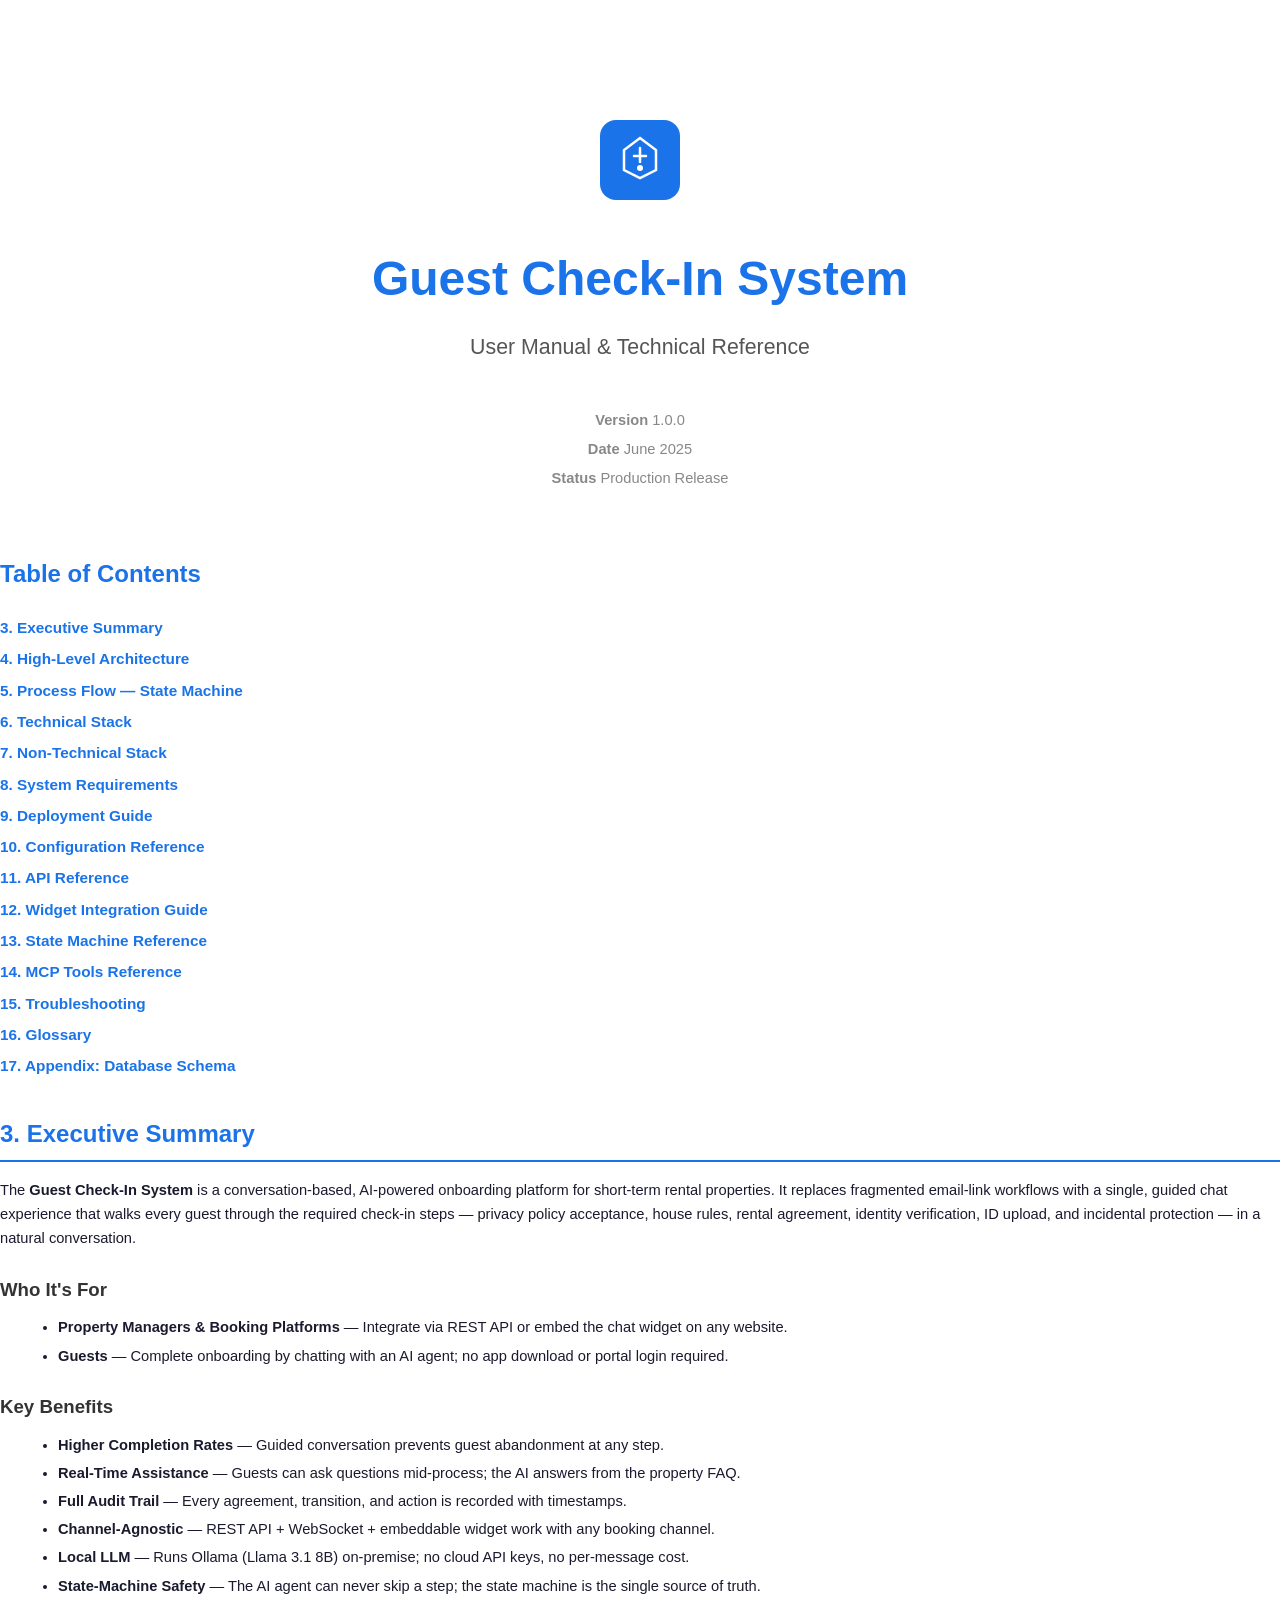
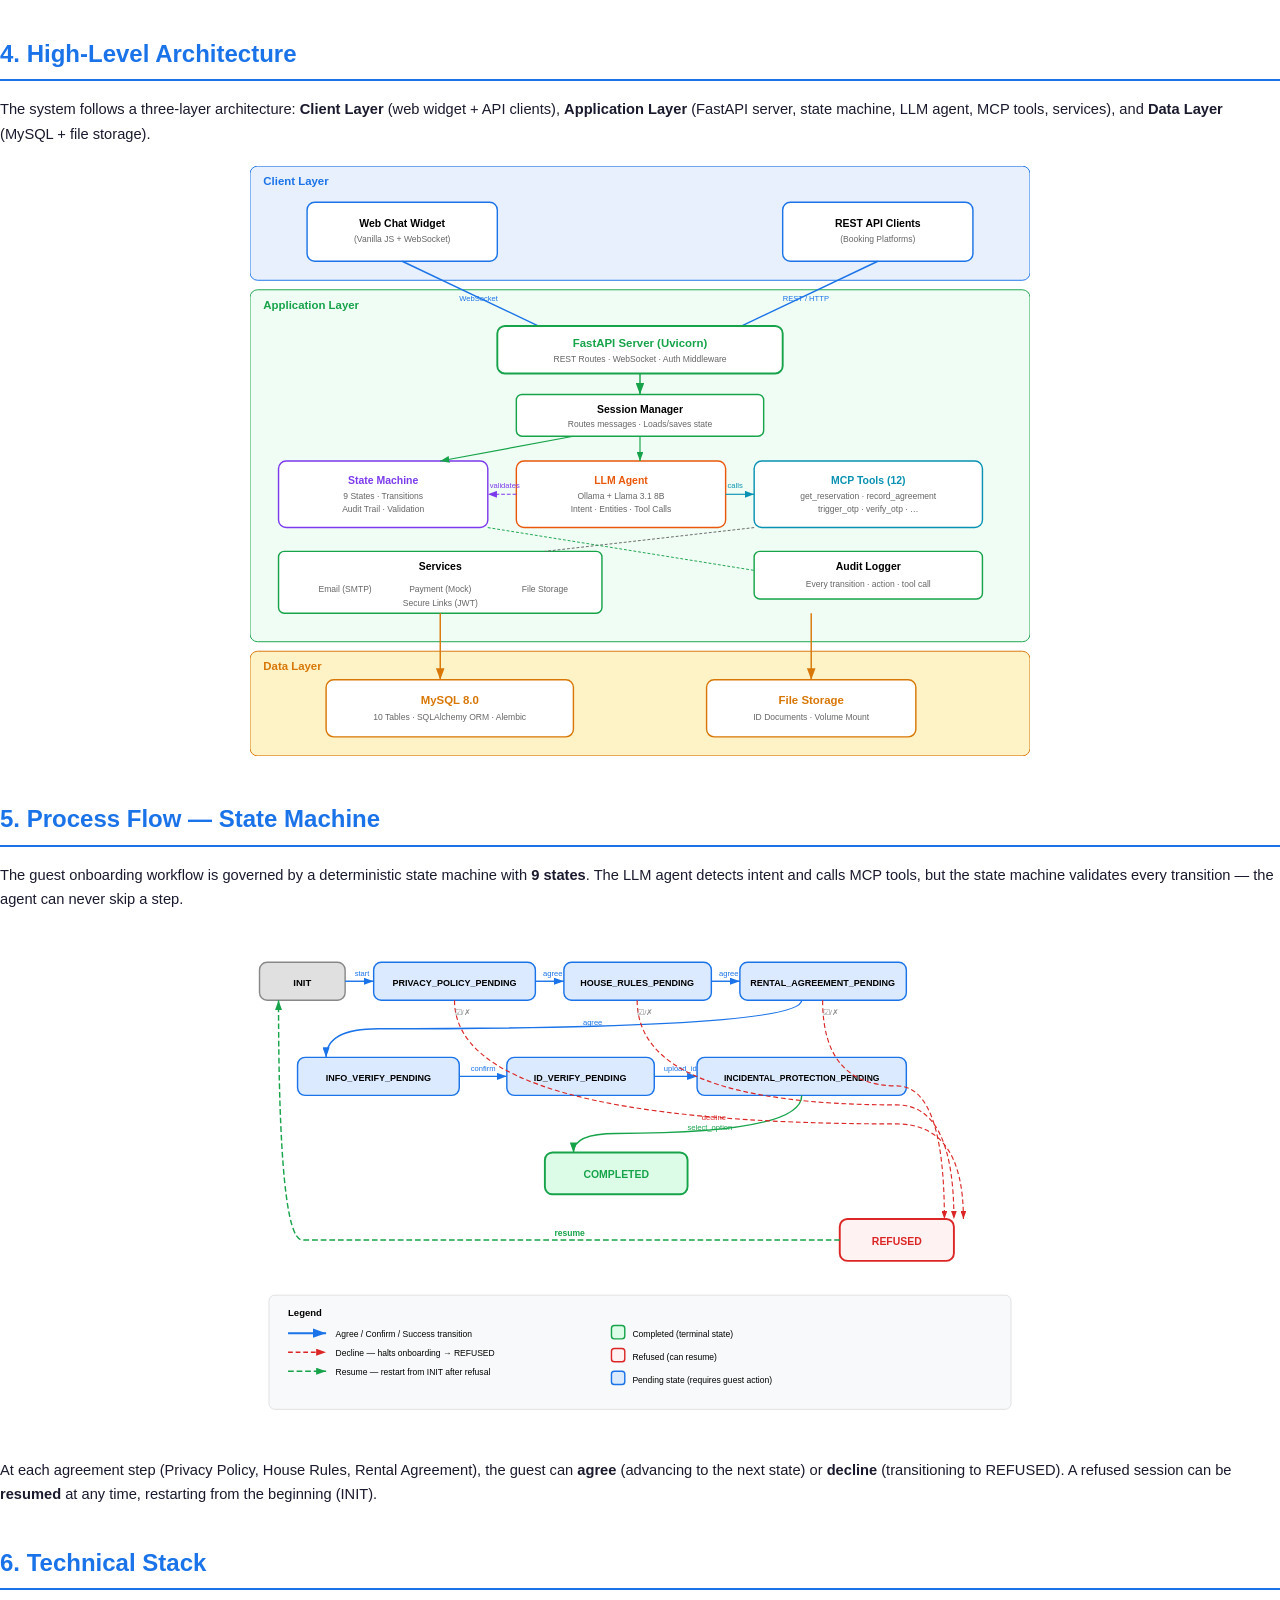
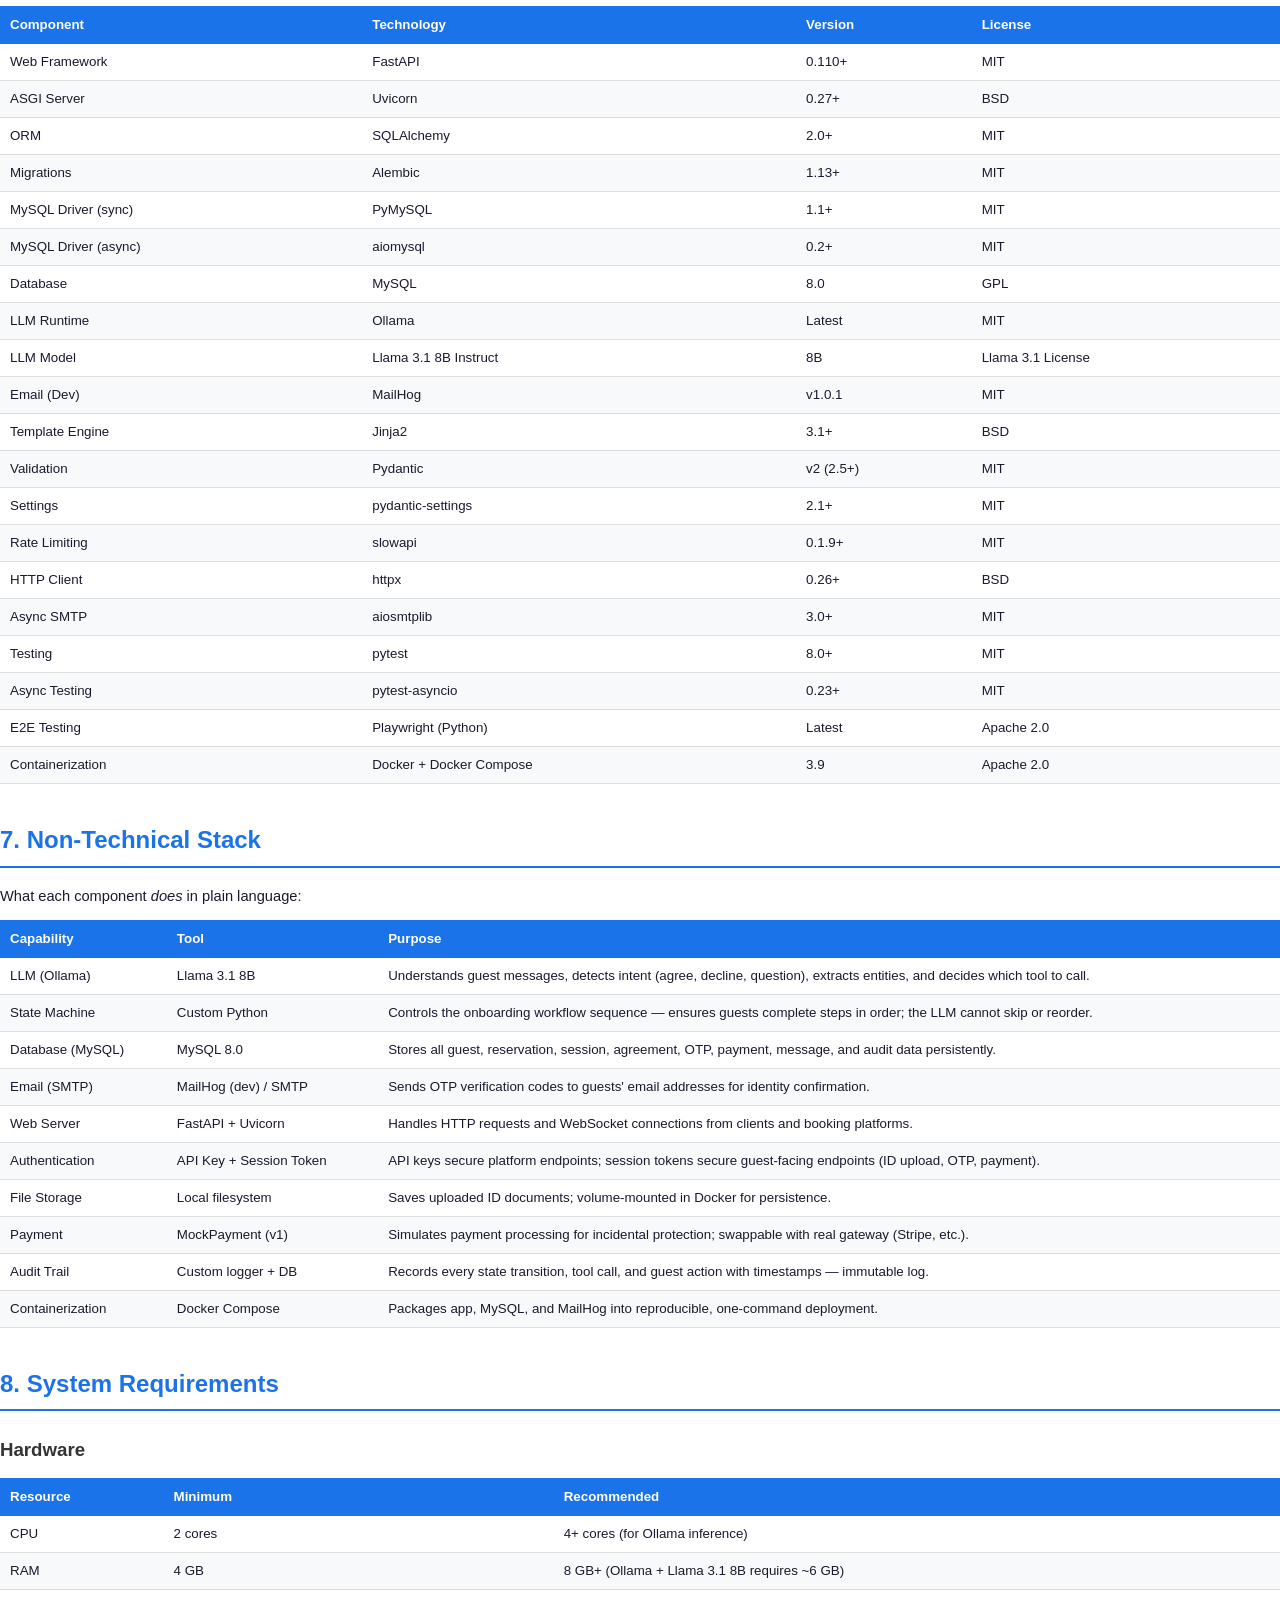
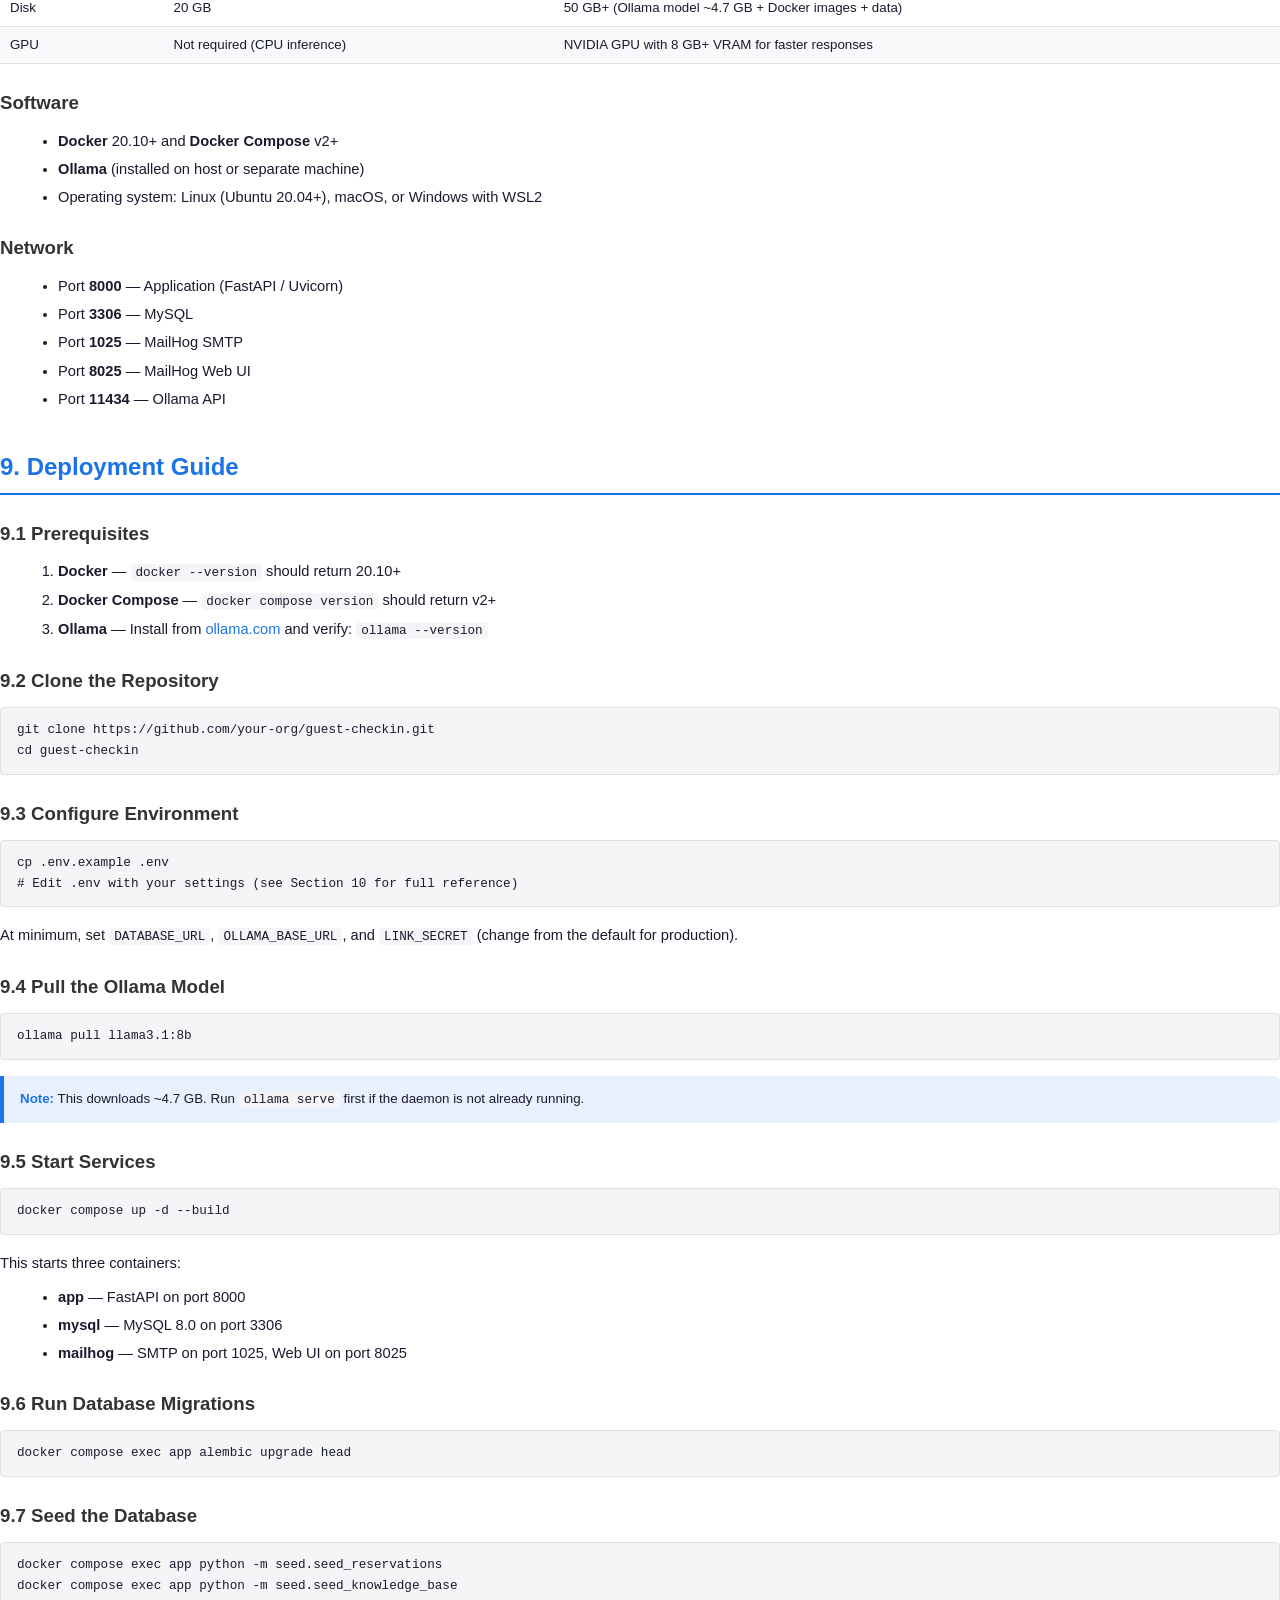
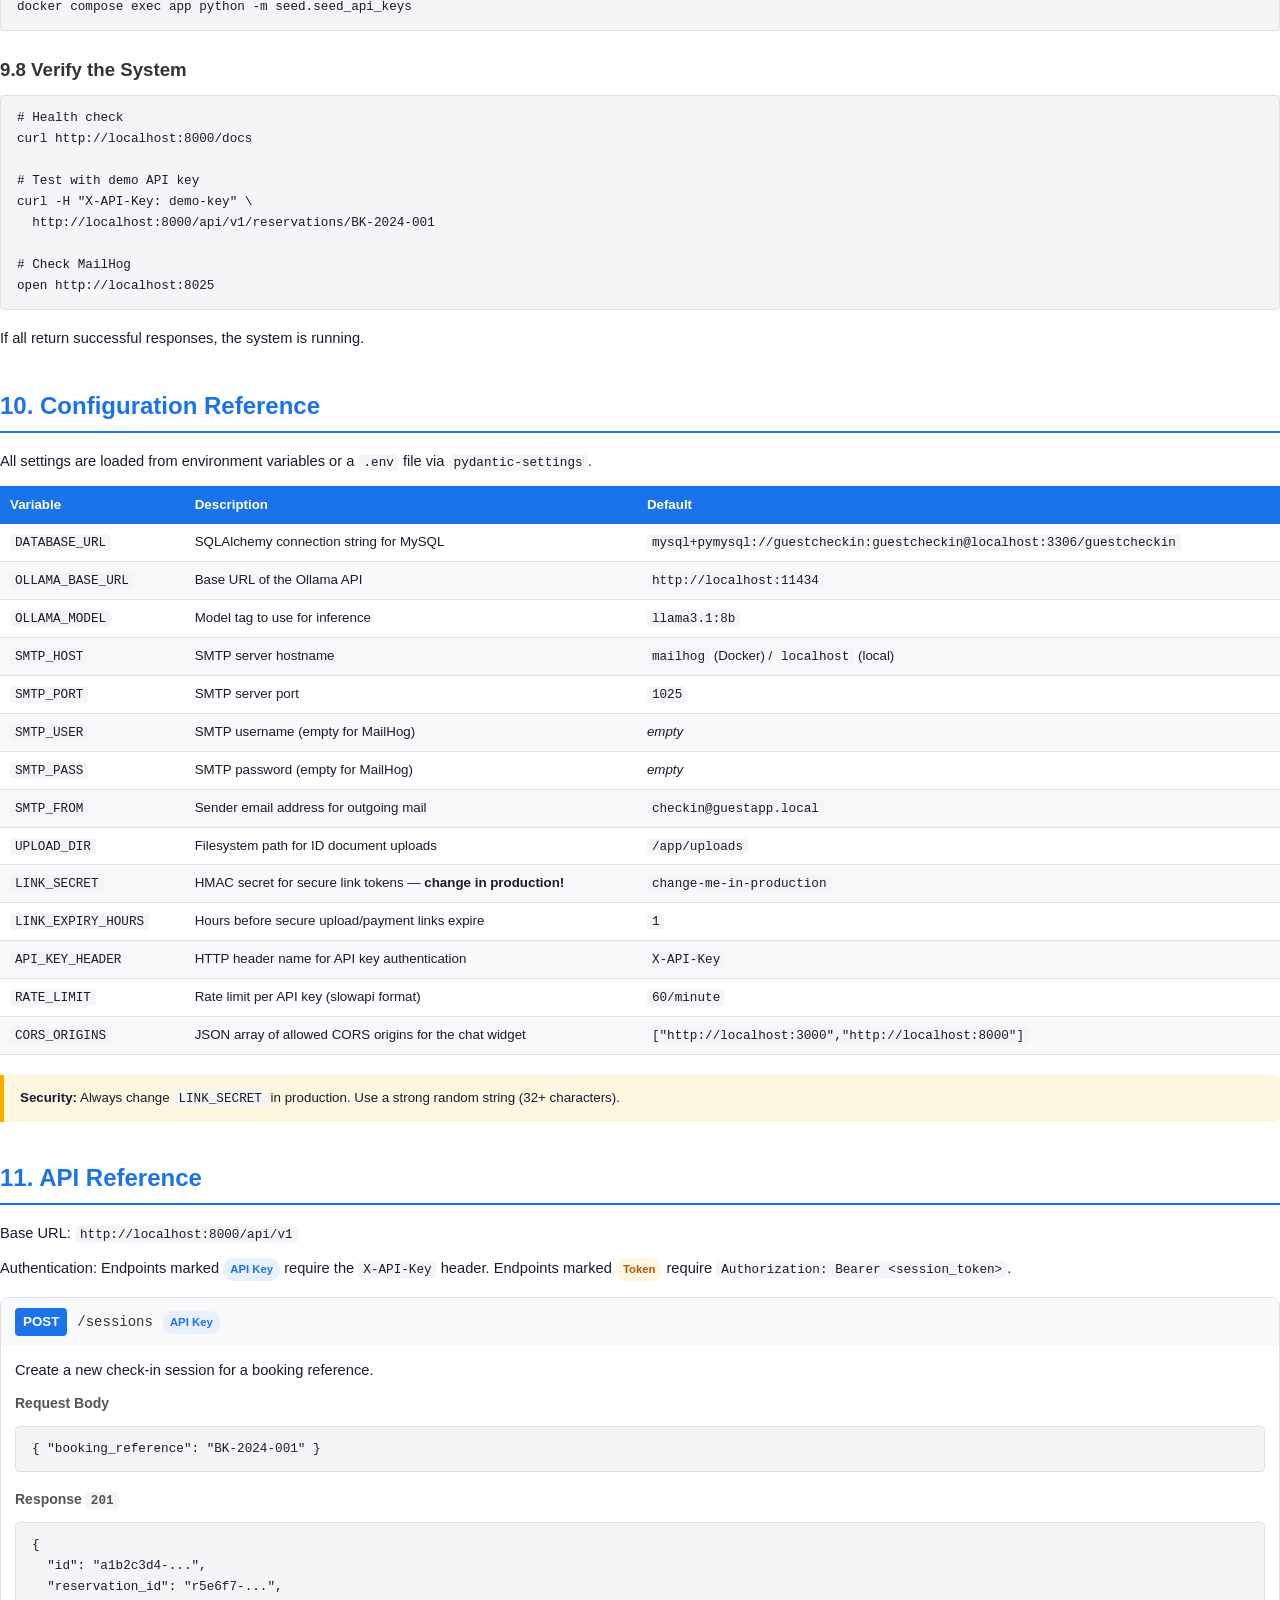
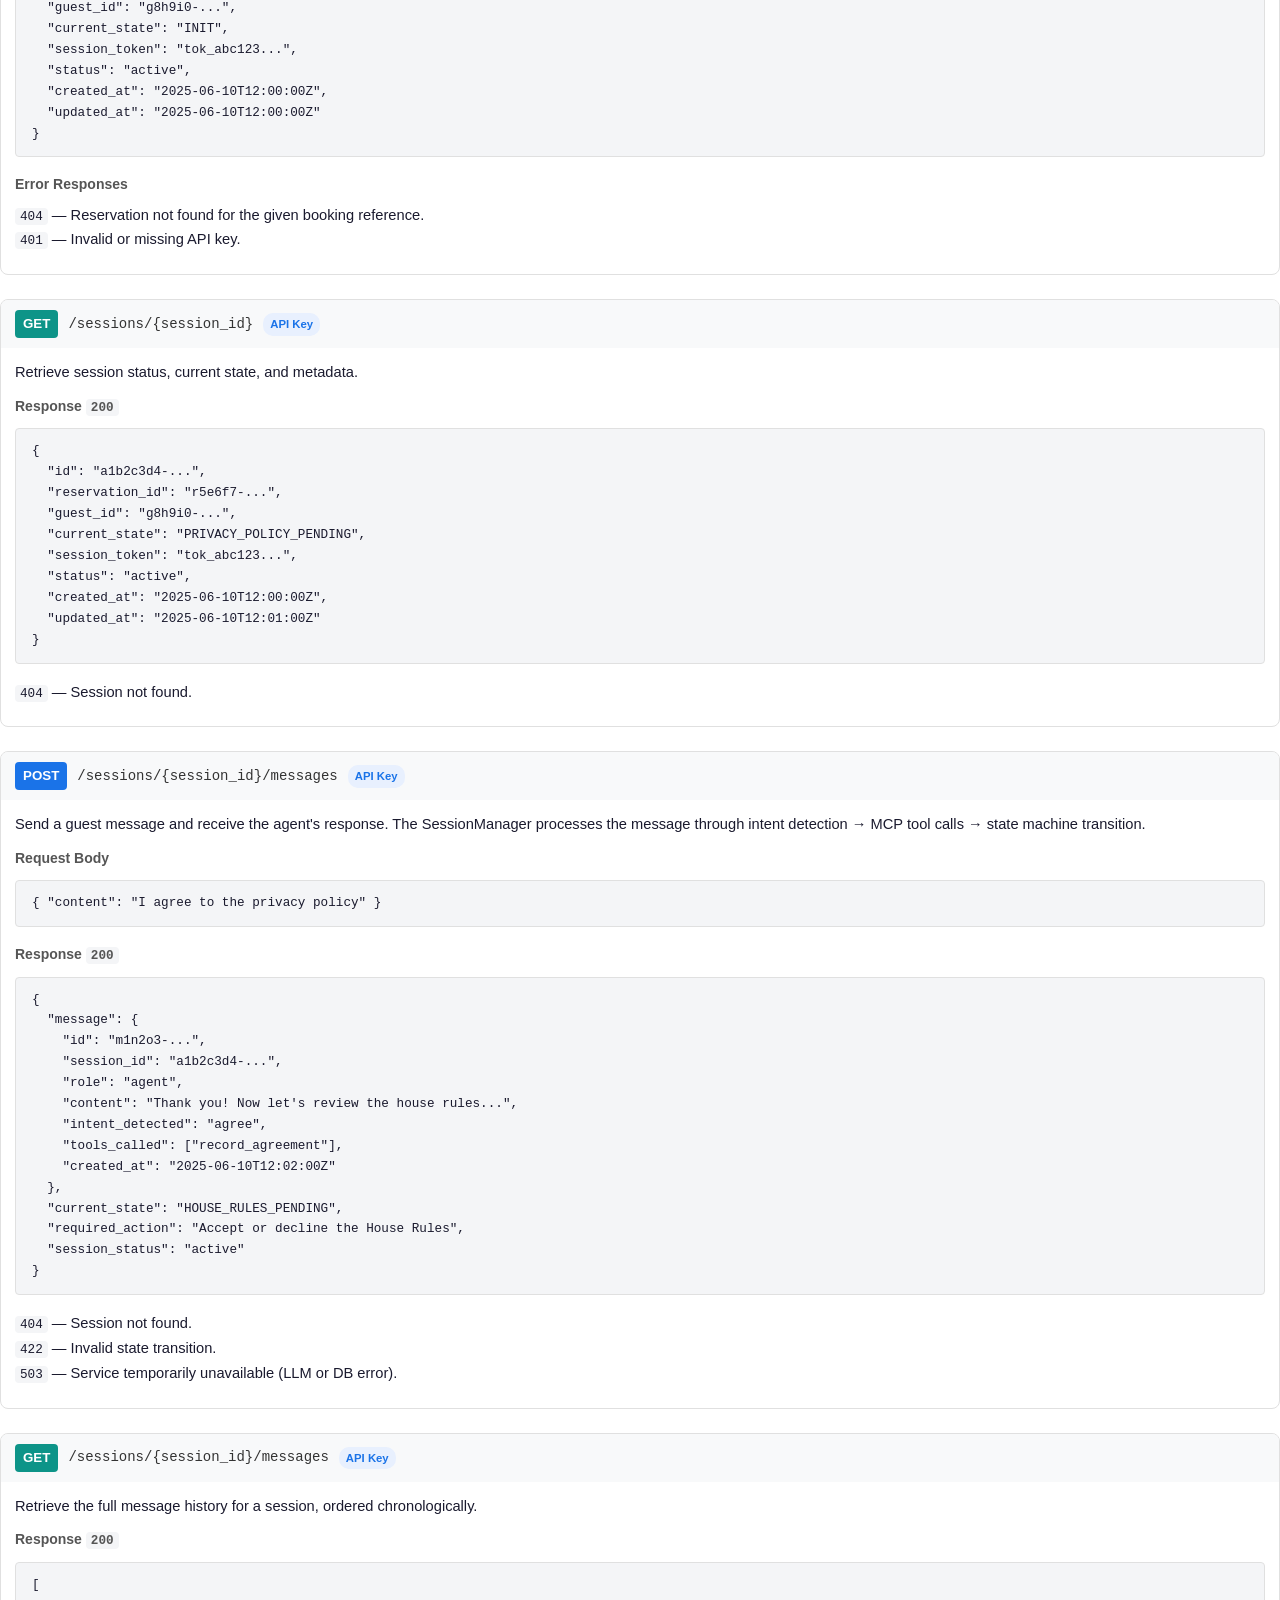
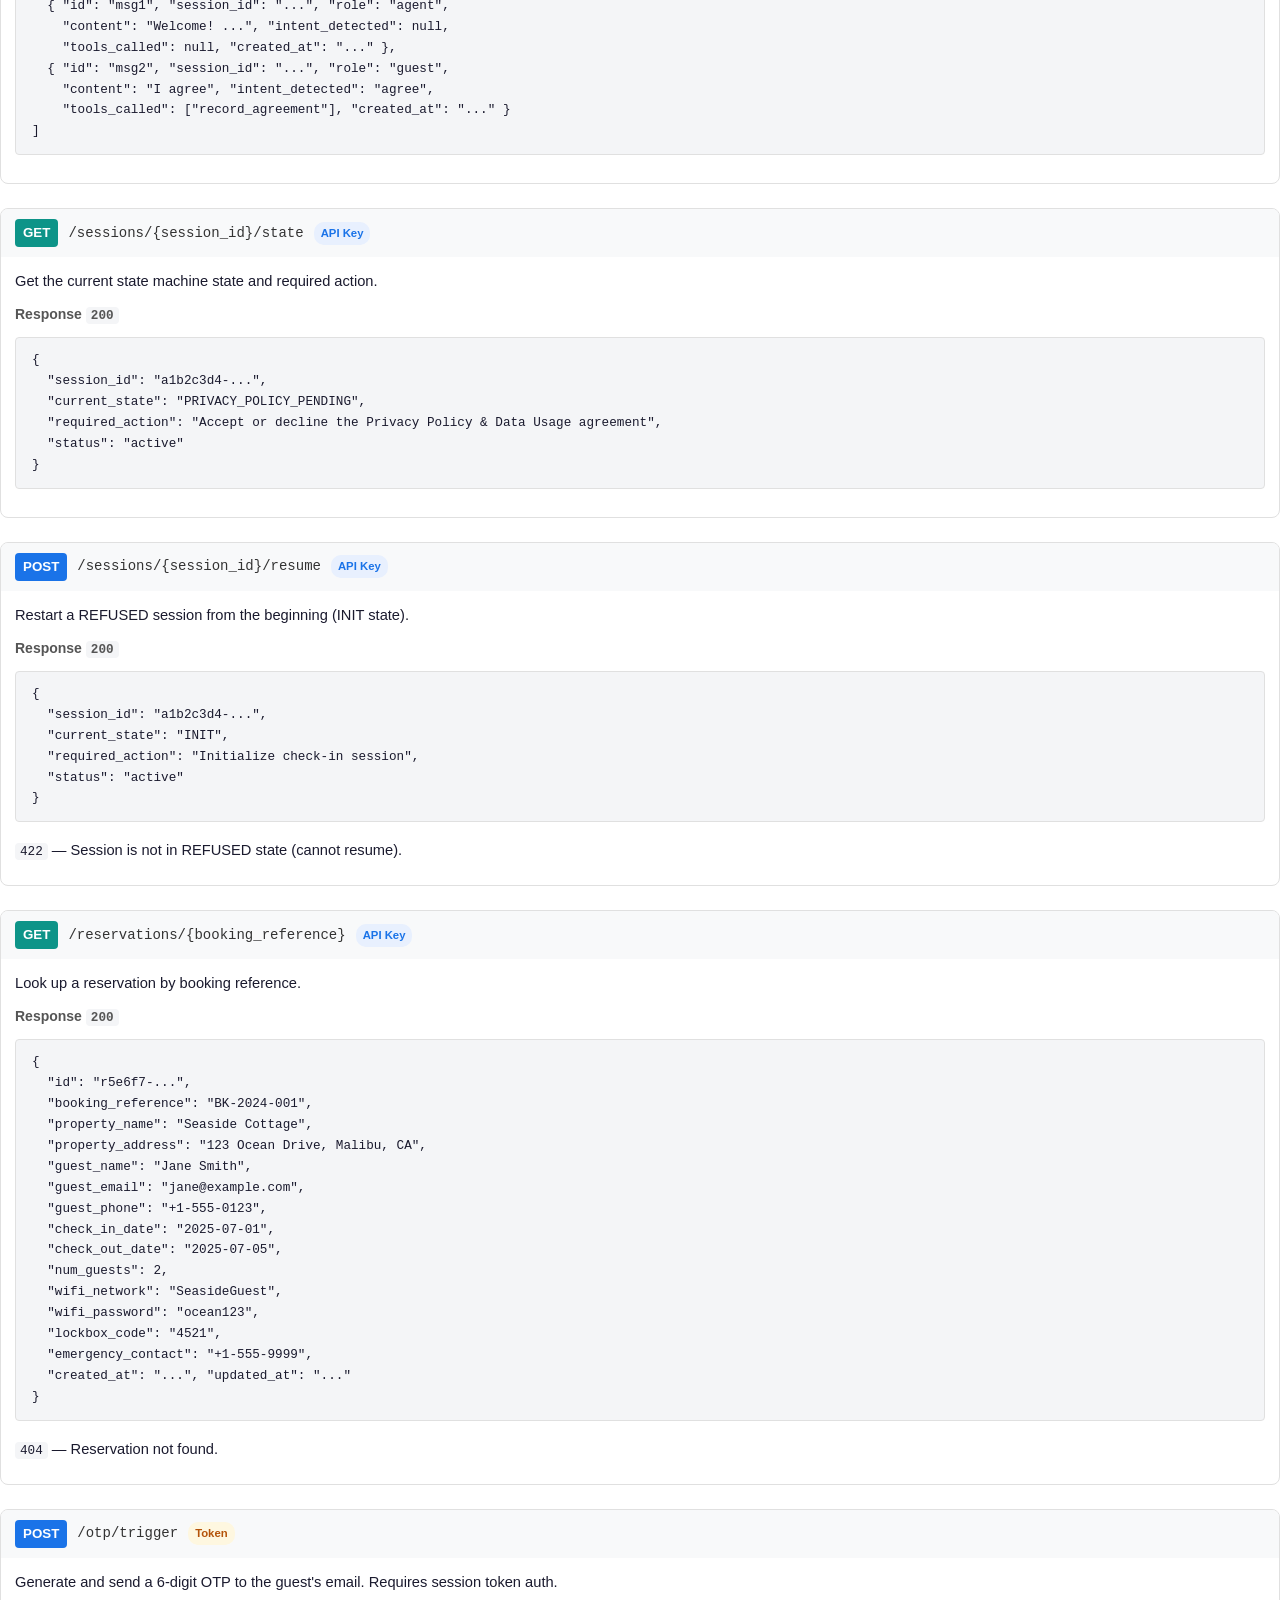
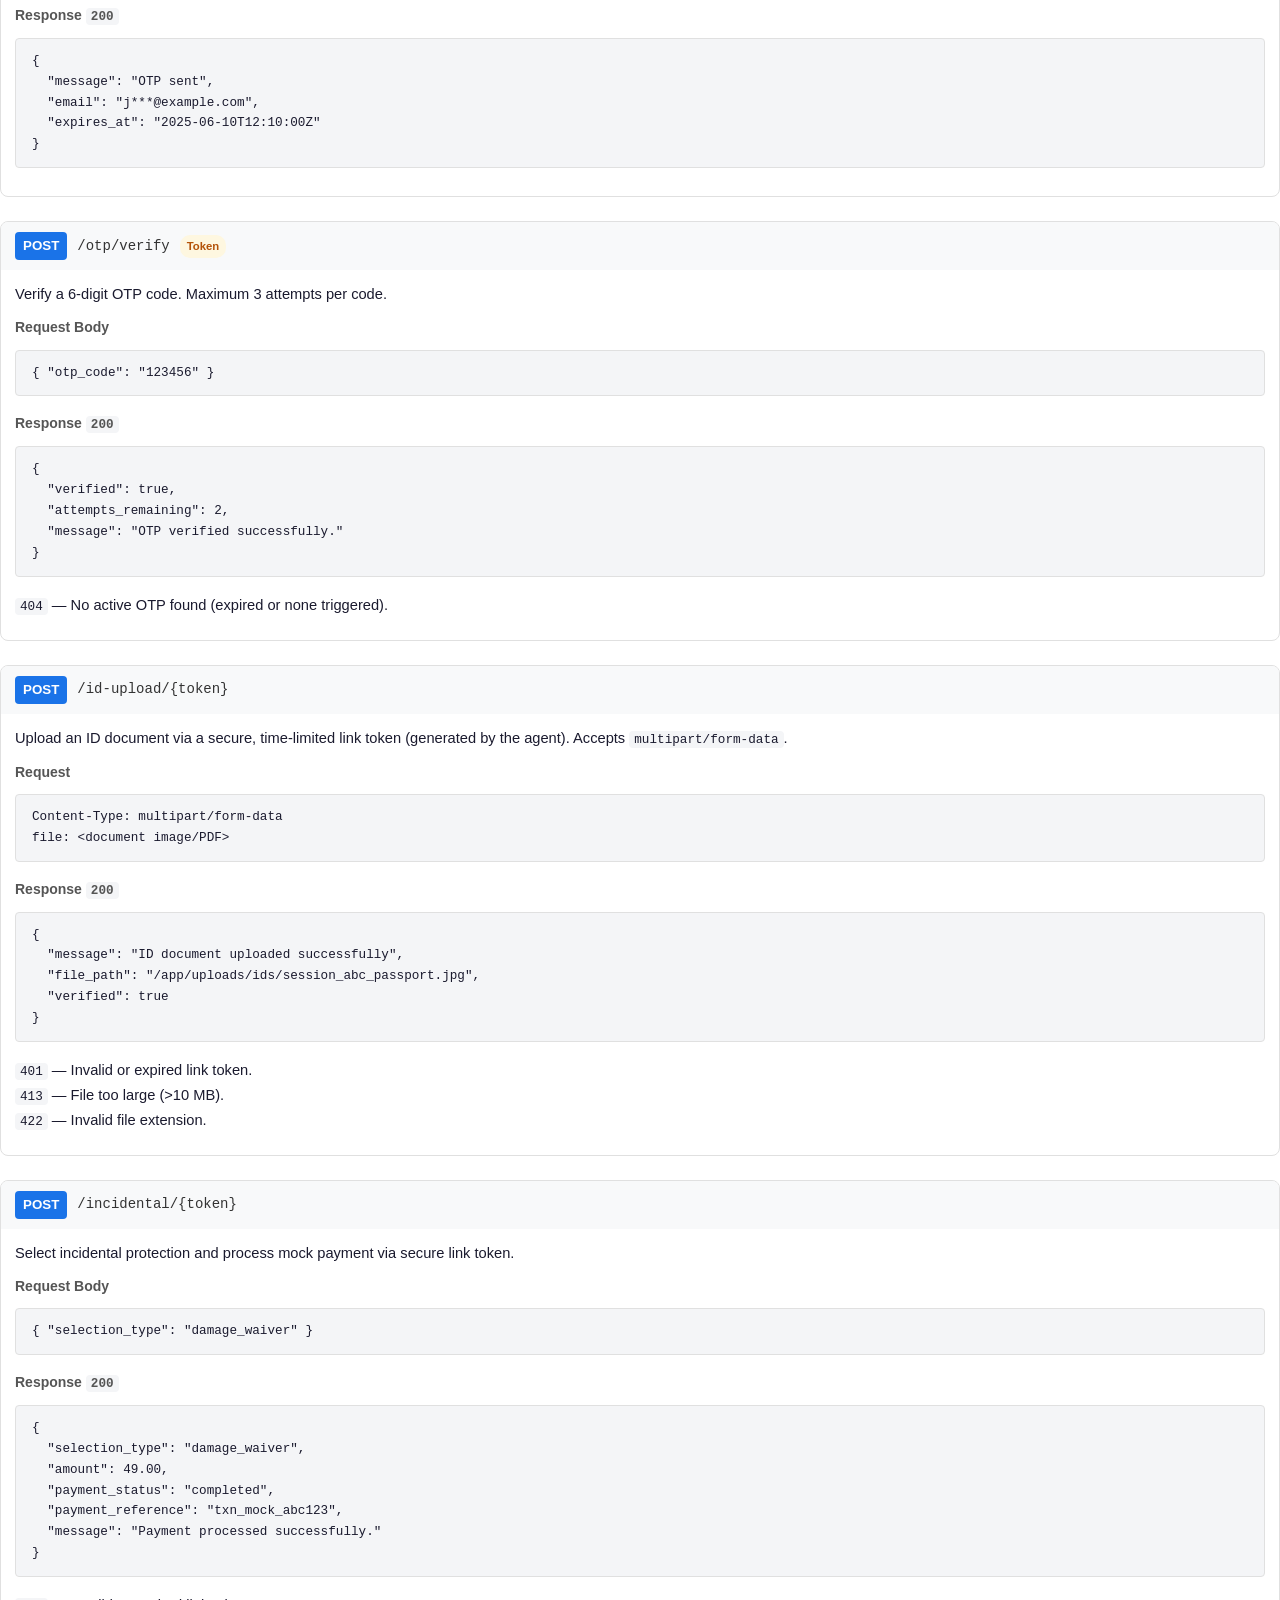
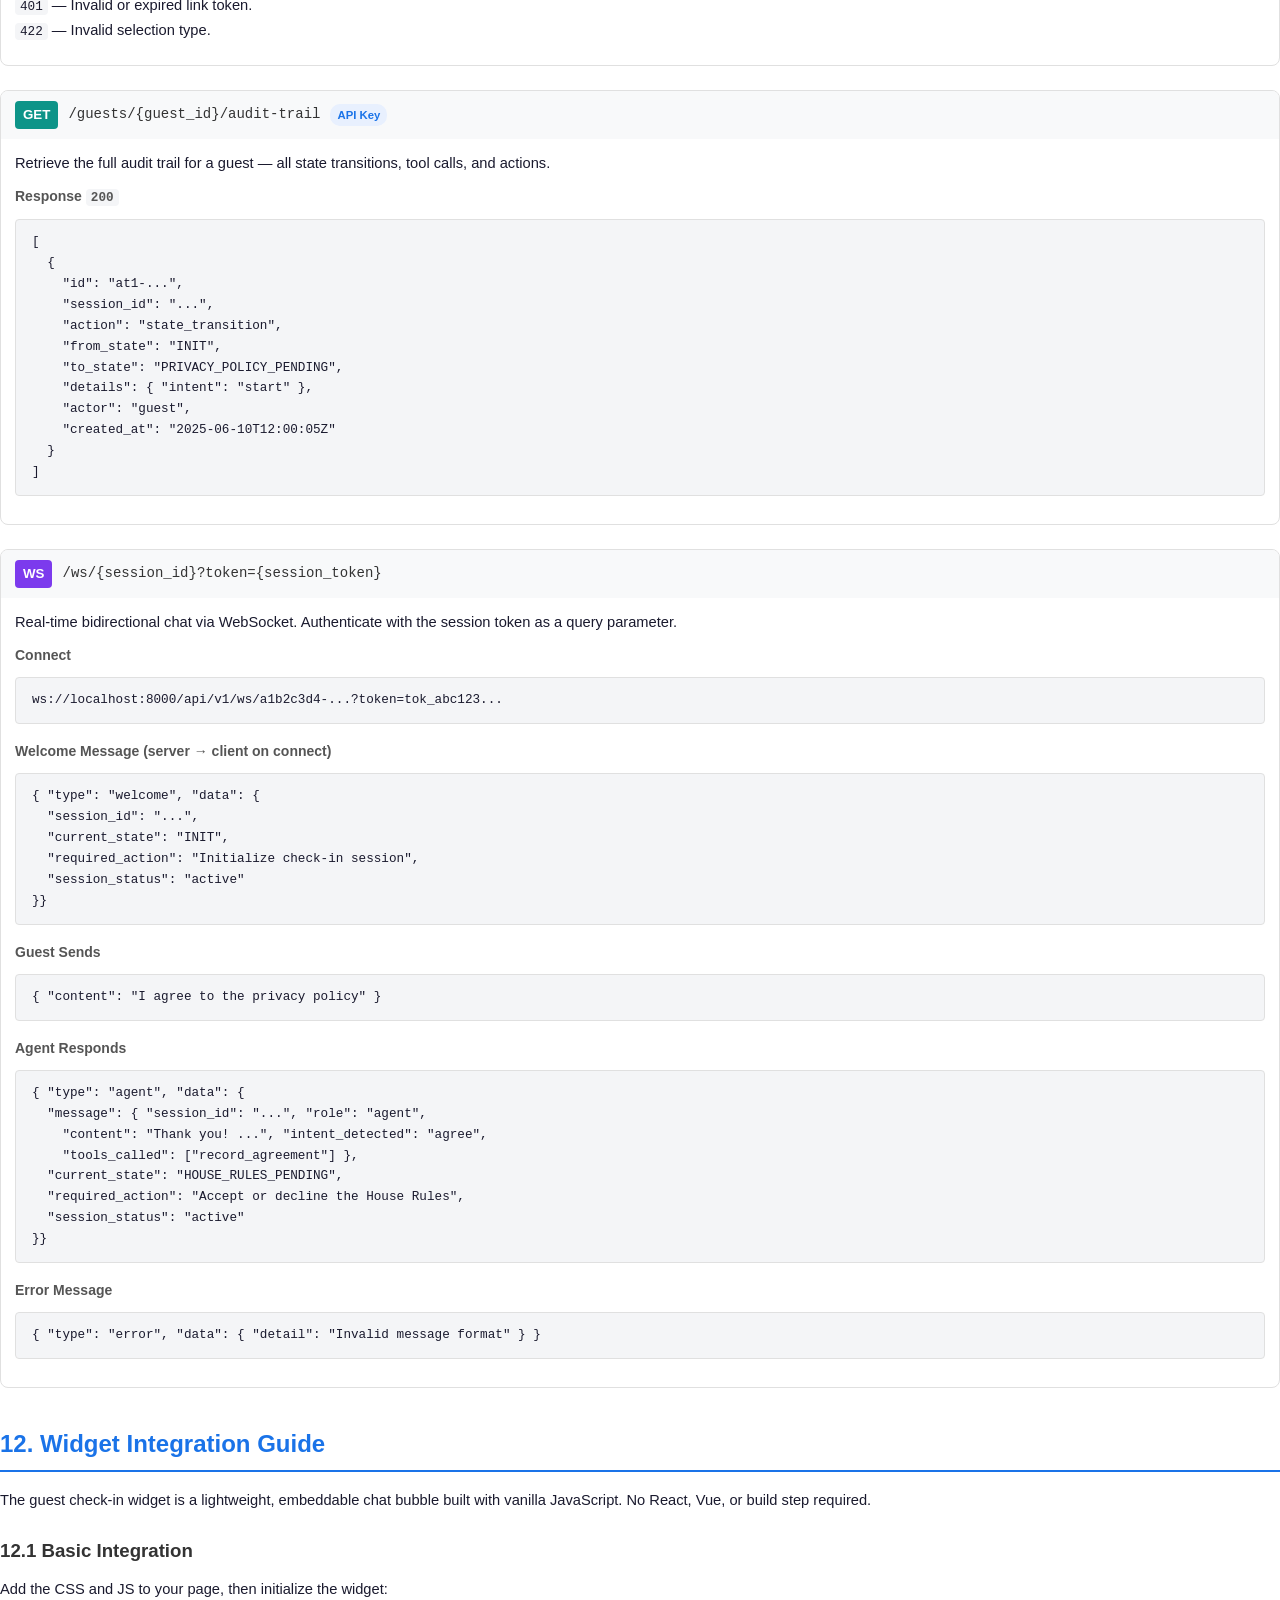
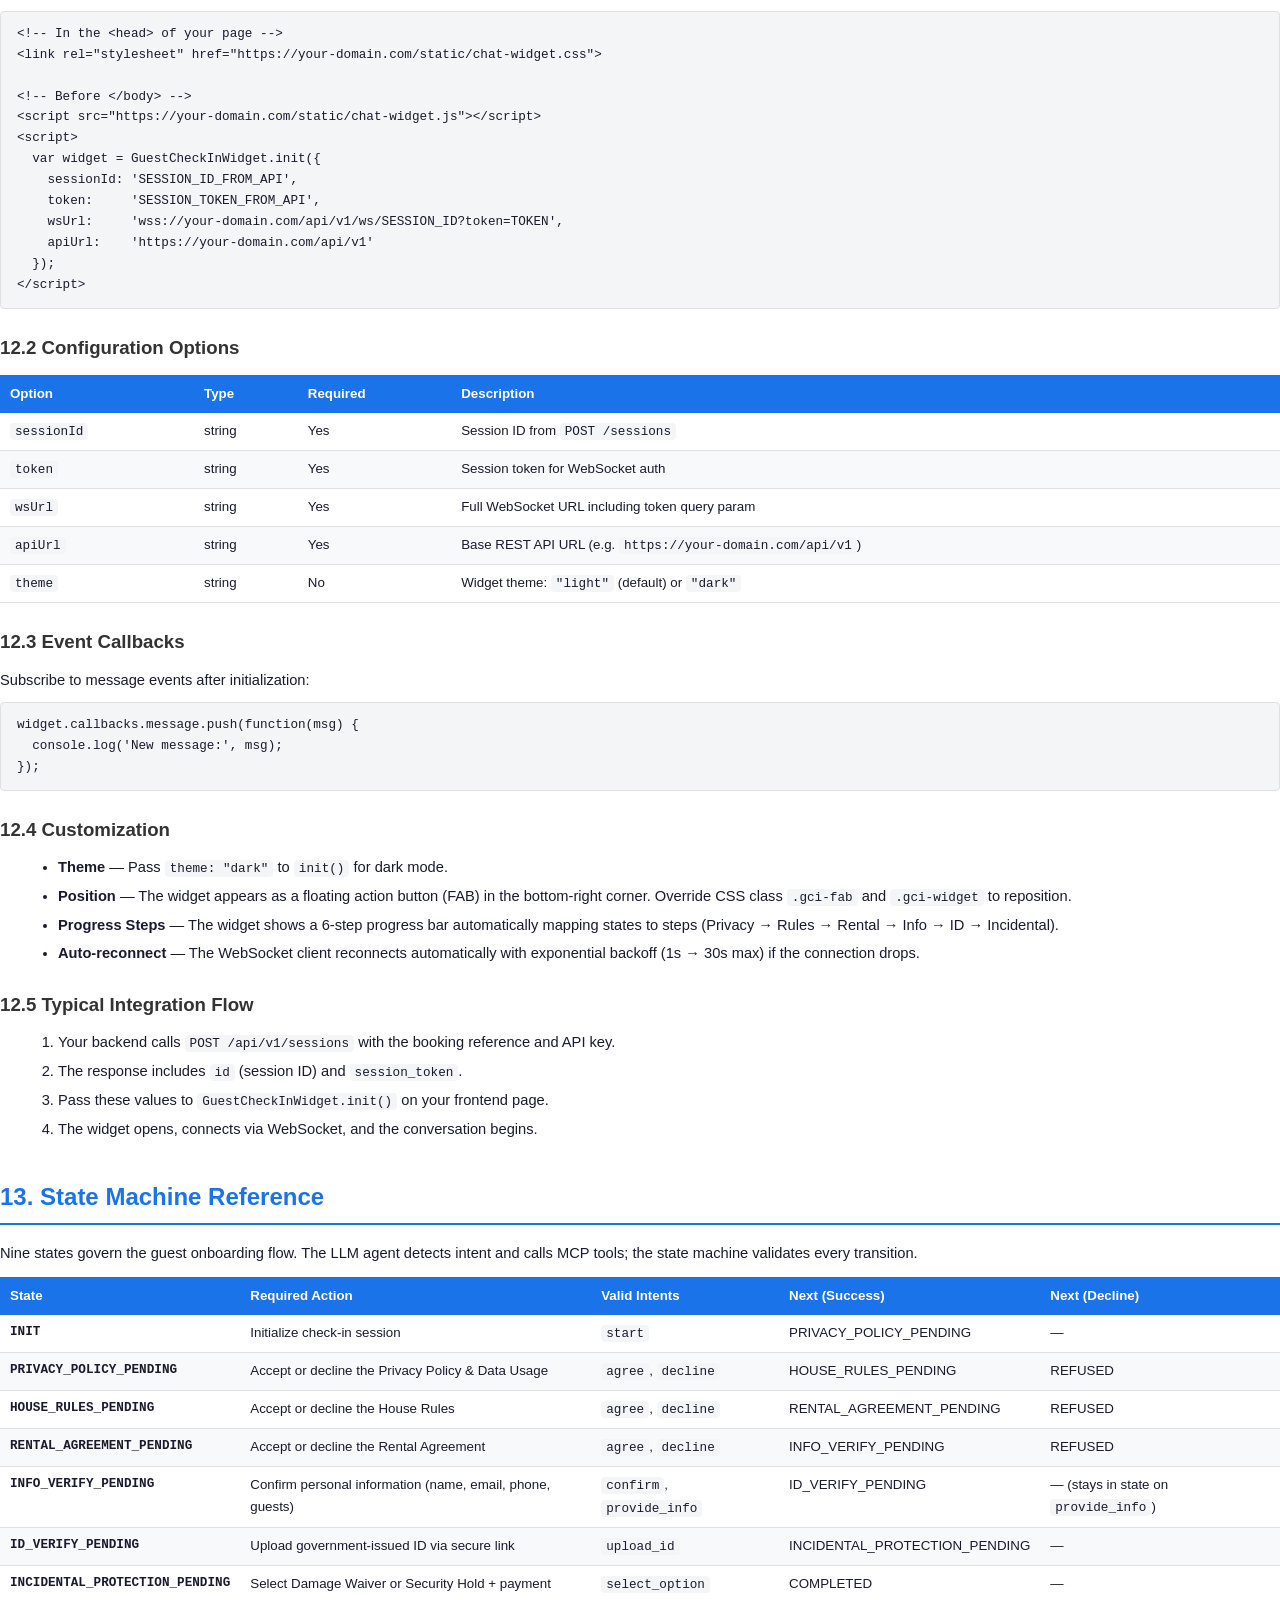
<file: guest-checkin/docs/user_manual.html>
<!DOCTYPE html>
<html lang="en">
<head>
<meta charset="UTF-8">
<meta name="viewport" content="width=device-width, initial-scale=1.0">
<title>Guest Check-In System — User Manual</title>
<style>
  @page { margin: 20mm 18mm; size: A4; }
  * { box-sizing: border-box; }
  body { font-family: -apple-system, BlinkMacSystemFont, 'Segoe UI', Roboto, 'Helvetica Neue', Arial, sans-serif; color: #1a1a2e; line-height: 1.65; margin: 0; padding: 0; font-size: 11pt; background: #fff; }
  h1 { font-size: 26pt; color: #1a73e8; margin: 0 0 8px; }
  h2 { font-size: 18pt; color: #1a73e8; border-bottom: 2px solid #1a73e8; padding-bottom: 6px; margin: 36px 0 16px; page-break-after: avoid; }
  h3 { font-size: 14pt; color: #333; margin: 24px 0 10px; page-break-after: avoid; }
  h4 { font-size: 12pt; color: #555; margin: 18px 0 8px; }
  p { margin: 0 0 10px; }
  a { color: #1a73e8; text-decoration: none; }
  a:hover { text-decoration: underline; }
  ul, ol { margin: 0 0 12px 18px; }
  li { margin-bottom: 4px; }
  table { width: 100%; border-collapse: collapse; margin: 12px 0 20px; font-size: 10pt; }
  th { background: #1a73e8; color: #fff; text-align: left; padding: 8px 10px; font-weight: 600; }
  td { padding: 7px 10px; border-bottom: 1px solid #e0e0e0; vertical-align: top; }
  tr:nth-child(even) td { background: #f8f9fa; }
  code, pre { font-family: 'SFMono-Regular', Consolas, 'Liberation Mono', Menlo, monospace; font-size: 9.5pt; background: #f4f5f7; border-radius: 4px; }
  code { padding: 1px 5px; }
  pre { padding: 12px 16px; overflow-x: auto; margin: 10px 0 16px; border: 1px solid #e0e0e0; }
  .cover { text-align: center; padding: 120px 40px 60px; page-break-after: always; }
  .cover h1 { font-size: 36pt; margin-bottom: 12px; }
  .cover .subtitle { font-size: 16pt; color: #555; margin-bottom: 40px; }
  .cover .meta { font-size: 11pt; color: #888; line-height: 2; }
  .toc { page-break-after: always; }
  .toc ul { list-style: none; padding: 0; margin: 0; }
  .toc > ul > li { margin-bottom: 6px; font-weight: 600; font-size: 11.5pt; }
  .toc > ul > li > ul > li { font-weight: 400; font-size: 10.5pt; margin-left: 18px; margin-bottom: 3px; }
  .toc > ul > li > ul > li > ul > li { font-weight: 400; font-size: 10pt; margin-left: 36px; margin-bottom: 2px; }
  .toc a { color: #1a73e8; }
  .diagram-container { text-align: center; margin: 20px 0; page-break-inside: avoid; }
  .note { background: #e8f0fe; border-left: 4px solid #1a73e8; padding: 12px 16px; margin: 16px 0; border-radius: 0 6px 6px 0; font-size: 10pt; }
  .note strong { color: #1a73e8; }
  .warn { background: #fef7e0; border-left: 4px solid #f9ab00; padding: 12px 16px; margin: 16px 0; border-radius: 0 6px 6px 0; font-size: 10pt; }
  .endpoint { margin: 16px 0 24px; border: 1px solid #e0e0e0; border-radius: 8px; overflow: hidden; page-break-inside: avoid; }
  .endpoint-header { background: #f8f9fa; padding: 10px 14px; display: flex; align-items: center; gap: 10px; }
  .method { font-weight: 700; font-size: 10pt; padding: 3px 8px; border-radius: 4px; color: #fff; }
  .method.get { background: #0d9488; }
  .method.post { background: #1a73e8; }
  .method.ws { background: #7c3aed; }
  .path { font-family: monospace; font-size: 10.5pt; color: #333; }
  .endpoint-body { padding: 12px 14px; }
  .endpoint-body h4 { margin: 0 0 6px; font-size: 10.5pt; }
  .section { page-break-before: auto; }
  .badge { display: inline-block; font-size: 8.5pt; padding: 2px 7px; border-radius: 10px; font-weight: 600; }
  .badge-key { background: #e8f0fe; color: #1a73e8; }
  .badge-token { background: #fef7e0; color: #b45309; }
  .state-table td:first-child { font-family: monospace; font-size: 9.5pt; white-space: nowrap; font-weight: 600; }
  .footer { text-align: center; font-size: 9pt; color: #999; margin-top: 40px; padding-top: 16px; border-top: 1px solid #e0e0e0; }
</style>
</head>
<body>

<!-- ═══════════════════════════════════════════════════════════════
     SECTION 1: COVER PAGE
     ═══════════════════════════════════════════════════════════════ -->
<div class="cover">
  <div style="margin-bottom:32px;">
    <svg width="80" height="80" viewBox="0 0 80 80"><rect width="80" height="80" rx="16" fill="#1a73e8"/><path d="M40 18 L56 30 L56 50 L40 58 L24 50 L24 30 Z" fill="none" stroke="#fff" stroke-width="2.5"/><path d="M40 28 L40 42 M34 36 L46 36" stroke="#fff" stroke-width="2.5" stroke-linecap="round"/><circle cx="40" cy="48" r="3" fill="#fff"/></svg>
  </div>
  <h1>Guest Check-In System</h1>
  <div class="subtitle">User Manual &amp; Technical Reference</div>
  <div class="meta">
    <strong>Version</strong> 1.0.0<br>
    <strong>Date</strong> June 2025<br>
    <strong>Status</strong> Production Release
  </div>
</div>

<!-- ═══════════════════════════════════════════════════════════════
     SECTION 2: TABLE OF CONTENTS
     ═══════════════════════════════════════════════════════════════ -->
<div class="toc">
  <h2 style="border:none; margin-top:0;">Table of Contents</h2>
  <ul>
    <li><a href="#exec-summary">3. Executive Summary</a></li>
    <li><a href="#architecture">4. High-Level Architecture</a></li>
    <li><a href="#process-flow">5. Process Flow — State Machine</a></li>
    <li><a href="#tech-stack">6. Technical Stack</a></li>
    <li><a href="#non-tech-stack">7. Non-Technical Stack</a></li>
    <li><a href="#sys-req">8. System Requirements</a></li>
    <li><a href="#deployment">9. Deployment Guide</a></li>
    <li><a href="#config">10. Configuration Reference</a></li>
    <li><a href="#api-ref">11. API Reference</a></li>
    <li><a href="#widget">12. Widget Integration Guide</a></li>
    <li><a href="#state-ref">13. State Machine Reference</a></li>
    <li><a href="#mcp-ref">14. MCP Tools Reference</a></li>
    <li><a href="#troubleshooting">15. Troubleshooting</a></li>
    <li><a href="#glossary">16. Glossary</a></li>
    <li><a href="#db-schema">17. Appendix: Database Schema</a></li>
  </ul>
</div>

<!-- ═══════════════════════════════════════════════════════════════
     SECTION 3: EXECUTIVE SUMMARY
     ═══════════════════════════════════════════════════════════════ -->
<div class="section" id="exec-summary">
  <h2>3. Executive Summary</h2>
  <p>The <strong>Guest Check-In System</strong> is a conversation-based, AI-powered onboarding platform for short-term rental properties. It replaces fragmented email-link workflows with a single, guided chat experience that walks every guest through the required check-in steps — privacy policy acceptance, house rules, rental agreement, identity verification, ID upload, and incidental protection — in a natural conversation.</p>

  <h3>Who It's For</h3>
  <ul>
    <li><strong>Property Managers &amp; Booking Platforms</strong> — Integrate via REST API or embed the chat widget on any website.</li>
    <li><strong>Guests</strong> — Complete onboarding by chatting with an AI agent; no app download or portal login required.</li>
  </ul>

  <h3>Key Benefits</h3>
  <ul>
    <li><strong>Higher Completion Rates</strong> — Guided conversation prevents guest abandonment at any step.</li>
    <li><strong>Real-Time Assistance</strong> — Guests can ask questions mid-process; the AI answers from the property FAQ.</li>
    <li><strong>Full Audit Trail</strong> — Every agreement, transition, and action is recorded with timestamps.</li>
    <li><strong>Channel-Agnostic</strong> — REST API + WebSocket + embeddable widget work with any booking channel.</li>
    <li><strong>Local LLM</strong> — Runs Ollama (Llama 3.1 8B) on-premise; no cloud API keys, no per-message cost.</li>
    <li><strong>State-Machine Safety</strong> — The AI agent can never skip a step; the state machine is the single source of truth.</li>
  </ul>
</div>

<!-- ═══════════════════════════════════════════════════════════════
     SECTION 4: HIGH-LEVEL ARCHITECTURE
     ═══════════════════════════════════════════════════════════════ -->
<div class="section" id="architecture">
  <h2>4. High-Level Architecture</h2>
  <p>The system follows a three-layer architecture: <strong>Client Layer</strong> (web widget + API clients), <strong>Application Layer</strong> (FastAPI server, state machine, LLM agent, MCP tools, services), and <strong>Data Layer</strong> (MySQL + file storage).</p>

  <div class="diagram-container">
    <svg viewBox="0 0 820 620" width="780" height="590" xmlns="http://www.w3.org/2000/svg" font-family="-apple-system, BlinkMacSystemFont, 'Segoe UI', Roboto, sans-serif" font-size="10">
      <!-- Background zones -->
      <rect x="0" y="0" width="820" height="120" rx="8" fill="#e8f0fe" stroke="#1a73e8" stroke-width="1"/>
      <rect x="0" y="130" width="820" height="370" rx="8" fill="#f0fdf4" stroke="#16a34a" stroke-width="1"/>
      <rect x="0" y="510" width="820" height="110" rx="8" fill="#fef3c7" stroke="#d97706" stroke-width="1"/>

      <!-- Zone labels -->
      <text x="14" y="20" font-size="12" font-weight="700" fill="#1a73e8">Client Layer</text>
      <text x="14" y="150" font-size="12" font-weight="700" fill="#16a34a">Application Layer</text>
      <text x="14" y="530" font-size="12" font-weight="700" fill="#d97706">Data Layer</text>

      <!-- Client Layer boxes -->
      <rect x="60" y="38" width="200" height="62" rx="8" fill="#fff" stroke="#1a73e8" stroke-width="1.5"/>
      <text x="160" y="64" text-anchor="middle" font-size="11" font-weight="600">Web Chat Widget</text>
      <text x="160" y="80" text-anchor="middle" font-size="9" fill="#666">(Vanilla JS + WebSocket)</text>

      <rect x="560" y="38" width="200" height="62" rx="8" fill="#fff" stroke="#1a73e8" stroke-width="1.5"/>
      <text x="660" y="64" text-anchor="middle" font-size="11" font-weight="600">REST API Clients</text>
      <text x="660" y="80" text-anchor="middle" font-size="9" fill="#666">(Booking Platforms)</text>

      <!-- Arrows from clients to FastAPI -->
      <line x1="160" y1="100" x2="320" y2="176" stroke="#1a73e8" stroke-width="1.5" marker-end="url(#arrow)"/>
      <text x="220" y="142" font-size="8" fill="#1a73e8">WebSocket</text>
      <line x1="660" y1="100" x2="500" y2="176" stroke="#1a73e8" stroke-width="1.5" marker-end="url(#arrow)"/>
      <text x="560" y="142" font-size="8" fill="#1a73e8">REST / HTTP</text>

      <!-- FastAPI Server (main box) -->
      <rect x="260" y="168" width="300" height="50" rx="8" fill="#fff" stroke="#16a34a" stroke-width="2"/>
      <text x="410" y="190" text-anchor="middle" font-size="12" font-weight="700" fill="#16a34a">FastAPI Server (Uvicorn)</text>
      <text x="410" y="206" text-anchor="middle" font-size="9" fill="#666">REST Routes · WebSocket · Auth Middleware</text>

      <!-- Session Manager -->
      <rect x="280" y="240" width="260" height="44" rx="6" fill="#fff" stroke="#16a34a" stroke-width="1.5"/>
      <text x="410" y="260" text-anchor="middle" font-size="11" font-weight="600">Session Manager</text>
      <text x="410" y="274" text-anchor="middle" font-size="9" fill="#666">Routes messages · Loads/saves state</text>

      <line x1="410" y1="218" x2="410" y2="240" stroke="#16a34a" stroke-width="1.5" marker-end="url(#arrowG)"/>

      <!-- State Machine box (left) -->
      <rect x="30" y="310" width="220" height="70" rx="8" fill="#fff" stroke="#7c3aed" stroke-width="1.5"/>
      <text x="140" y="334" text-anchor="middle" font-size="11" font-weight="600" fill="#7c3aed">State Machine</text>
      <text x="140" y="350" text-anchor="middle" font-size="9" fill="#666">9 States · Transitions</text>
      <text x="140" y="364" text-anchor="middle" font-size="9" fill="#666">Audit Trail · Validation</text>

      <!-- LLM Agent box (right) -->
      <rect x="280" y="310" width="220" height="70" rx="8" fill="#fff" stroke="#ea580c" stroke-width="1.5"/>
      <text x="390" y="334" text-anchor="middle" font-size="11" font-weight="600" fill="#ea580c">LLM Agent</text>
      <text x="390" y="350" text-anchor="middle" font-size="9" fill="#666">Ollama + Llama 3.1 8B</text>
      <text x="390" y="364" text-anchor="middle" font-size="9" fill="#666">Intent · Entities · Tool Calls</text>

      <!-- MCP Tools box (far right) -->
      <rect x="530" y="310" width="240" height="70" rx="8" fill="#fff" stroke="#0891b2" stroke-width="1.5"/>
      <text x="650" y="334" text-anchor="middle" font-size="11" font-weight="600" fill="#0891b2">MCP Tools (12)</text>
      <text x="650" y="350" text-anchor="middle" font-size="9" fill="#666">get_reservation · record_agreement</text>
      <text x="650" y="364" text-anchor="middle" font-size="9" fill="#666">trigger_otp · verify_otp · …</text>

      <!-- Arrows: Session Manager → State Machine & Agent -->
      <line x1="340" y1="284" x2="200" y2="310" stroke="#16a34a" stroke-width="1.2" marker-end="url(#arrowG)"/>
      <line x1="410" y1="284" x2="410" y2="310" stroke="#16a34a" stroke-width="1.2" marker-end="url(#arrowG)"/>

      <!-- Agent → State Machine (validates) -->
      <line x1="280" y1="345" x2="250" y2="345" stroke="#7c3aed" stroke-width="1.2" stroke-dasharray="4 2" marker-end="url(#arrowP)"/>
      <text x="252" y="338" font-size="8" fill="#7c3aed">validates</text>

      <!-- Agent → MCP Tools -->
      <line x1="500" y1="345" x2="530" y2="345" stroke="#0891b2" stroke-width="1.2" marker-end="url(#arrowC)"/>
      <text x="502" y="338" font-size="8" fill="#0891b2">calls</text>

      <!-- Services box -->
      <rect x="30" y="405" width="340" height="65" rx="6" fill="#fff" stroke="#16a34a" stroke-width="1.5"/>
      <text x="200" y="425" text-anchor="middle" font-size="11" font-weight="600">Services</text>
      <text x="100" y="448" text-anchor="middle" font-size="9" fill="#666">Email (SMTP)</text>
      <text x="200" y="448" text-anchor="middle" font-size="9" fill="#666">Payment (Mock)</text>
      <text x="310" y="448" text-anchor="middle" font-size="9" fill="#666">File Storage</text>
      <text x="200" y="462" text-anchor="middle" font-size="9" fill="#666">Secure Links (JWT)</text>

      <!-- MCP → Services -->
      <line x1="530" y1="380" x2="310" y2="405" stroke="#666" stroke-width="1" stroke-dasharray="3 2"/>

      <!-- Audit Logger -->
      <rect x="530" y="405" width="240" height="50" rx="6" fill="#fff" stroke="#16a34a" stroke-width="1.5"/>
      <text x="650" y="425" text-anchor="middle" font-size="11" font-weight="600">Audit Logger</text>
      <text x="650" y="442" text-anchor="middle" font-size="9" fill="#666">Every transition · action · tool call</text>

      <!-- State Machine → Audit -->
      <line x1="250" y1="380" x2="530" y2="425" stroke="#16a34a" stroke-width="1" stroke-dasharray="3 2"/>

      <!-- Data Layer -->
      <rect x="80" y="540" width="260" height="60" rx="8" fill="#fff" stroke="#d97706" stroke-width="1.5"/>
      <text x="210" y="565" text-anchor="middle" font-size="12" font-weight="700" fill="#d97706">MySQL 8.0</text>
      <text x="210" y="582" text-anchor="middle" font-size="9" fill="#666">10 Tables · SQLAlchemy ORM · Alembic</text>

      <rect x="480" y="540" width="220" height="60" rx="8" fill="#fff" stroke="#d97706" stroke-width="1.5"/>
      <text x="590" y="565" text-anchor="middle" font-size="12" font-weight="700" fill="#d97706">File Storage</text>
      <text x="590" y="582" text-anchor="middle" font-size="9" fill="#666">ID Documents · Volume Mount</text>

      <!-- App → Data arrows -->
      <line x1="200" y1="470" x2="200" y2="540" stroke="#d97706" stroke-width="1.5" marker-end="url(#arrowY)"/>
      <line x1="590" y1="470" x2="590" y2="540" stroke="#d97706" stroke-width="1.5" marker-end="url(#arrowY)"/>

      <!-- Arrow markers -->
      <defs>
        <marker id="arrow" markerWidth="8" markerHeight="6" refX="8" refY="3" orient="auto"><path d="M0,0 L8,3 L0,6" fill="#1a73e8"/></marker>
        <marker id="arrowG" markerWidth="8" markerHeight="6" refX="8" refY="3" orient="auto"><path d="M0,0 L8,3 L0,6" fill="#16a34a"/></marker>
        <marker id="arrowP" markerWidth="8" markerHeight="6" refX="8" refY="3" orient="auto"><path d="M0,0 L8,3 L0,6" fill="#7c3aed"/></marker>
        <marker id="arrowC" markerWidth="8" markerHeight="6" refX="8" refY="3" orient="auto"><path d="M0,0 L8,3 L0,6" fill="#0891b2"/></marker>
        <marker id="arrowY" markerWidth="8" markerHeight="6" refX="8" refY="3" orient="auto"><path d="M0,0 L8,3 L0,6" fill="#d97706"/></marker>
      </defs>
    </svg>
  </div>
</div>

<!-- ═══════════════════════════════════════════════════════════════
     SECTION 5: PROCESS FLOW
     ═══════════════════════════════════════════════════════════════ -->
<div class="section" id="process-flow">
  <h2>5. Process Flow — State Machine</h2>
  <p>The guest onboarding workflow is governed by a deterministic state machine with <strong>9 states</strong>. The LLM agent detects intent and calls MCP tools, but the state machine validates every transition — the agent can never skip a step.</p>

  <div class="diagram-container">
    <svg viewBox="0 0 820 520" width="780" height="500" xmlns="http://www.w3.org/2000/svg" font-family="-apple-system, BlinkMacSystemFont, 'Segoe UI', Roboto, sans-serif" font-size="10">
      <!-- States (top flow) -->
      <rect x="10" y="30" width="90" height="40" rx="8" fill="#e0e0e0" stroke="#888" stroke-width="1.5"/>
      <text x="55" y="55" text-anchor="middle" font-size="10" font-weight="600">INIT</text>

      <rect x="130" y="30" width="170" height="40" rx="8" fill="#dbeafe" stroke="#1a73e8" stroke-width="1.5"/>
      <text x="215" y="55" text-anchor="middle" font-size="9.5" font-weight="600">PRIVACY_POLICY_PENDING</text>

      <rect x="330" y="30" width="155" height="40" rx="8" fill="#dbeafe" stroke="#1a73e8" stroke-width="1.5"/>
      <text x="407" y="55" text-anchor="middle" font-size="9.5" font-weight="600">HOUSE_RULES_PENDING</text>

      <rect x="515" y="30" width="175" height="40" rx="8" fill="#dbeafe" stroke="#1a73e8" stroke-width="1.5"/>
      <text x="602" y="55" text-anchor="middle" font-size="9.5" font-weight="600">RENTAL_AGREEMENT_PENDING</text>

      <!-- Row 2 -->
      <rect x="50" y="130" width="170" height="40" rx="8" fill="#dbeafe" stroke="#1a73e8" stroke-width="1.5"/>
      <text x="135" y="155" text-anchor="middle" font-size="9.5" font-weight="600">INFO_VERIFY_PENDING</text>

      <rect x="270" y="130" width="155" height="40" rx="8" fill="#dbeafe" stroke="#1a73e8" stroke-width="1.5"/>
      <text x="347" y="155" text-anchor="middle" font-size="9.5" font-weight="600">ID_VERIFY_PENDING</text>

      <rect x="470" y="130" width="220" height="40" rx="8" fill="#dbeafe" stroke="#1a73e8" stroke-width="1.5"/>
      <text x="580" y="155" text-anchor="middle" font-size="9" font-weight="600">INCIDENTAL_PROTECTION_PENDING</text>

      <!-- COMPLETED -->
      <rect x="310" y="230" width="150" height="44" rx="8" fill="#dcfce7" stroke="#16a34a" stroke-width="2"/>
      <text x="385" y="257" text-anchor="middle" font-size="11" font-weight="700" fill="#16a34a">COMPLETED</text>

      <!-- REFUSED -->
      <rect x="620" y="300" width="120" height="44" rx="8" fill="#fef2f2" stroke="#dc2626" stroke-width="2"/>
      <text x="680" y="327" text-anchor="middle" font-size="11" font-weight="700" fill="#dc2626">REFUSED</text>

      <!-- Arrows: main flow -->
      <defs>
        <marker id="fwd" markerWidth="7" markerHeight="5" refX="7" refY="2.5" orient="auto"><path d="M0,0 L7,2.5 L0,5" fill="#1a73e8"/></marker>
        <marker id="dec" markerWidth="7" markerHeight="5" refX="7" refY="2.5" orient="auto"><path d="M0,0 L7,2.5 L0,5" fill="#dc2626"/></marker>
        <marker id="res" markerWidth="7" markerHeight="5" refX="7" refY="2.5" orient="auto"><path d="M0,0 L7,2.5 L0,5" fill="#16a34a"/></marker>
      </defs>

      <!-- INIT → PRIVACY -->
      <line x1="100" y1="50" x2="130" y2="50" stroke="#1a73e8" stroke-width="1.5" marker-end="url(#fwd)"/>
      <text x="110" y="44" font-size="8" fill="#1a73e8">start</text>

      <!-- PRIVACY → HOUSE_RULES -->
      <line x1="300" y1="50" x2="330" y2="50" stroke="#1a73e8" stroke-width="1.5" marker-end="url(#fwd)"/>
      <text x="308" y="44" font-size="8" fill="#1a73e8">agree</text>

      <!-- HOUSE_RULES → RENTAL -->
      <line x1="485" y1="50" x2="515" y2="50" stroke="#1a73e8" stroke-width="1.5" marker-end="url(#fwd)"/>
      <text x="493" y="44" font-size="8" fill="#1a73e8">agree</text>

      <!-- RENTAL → INFO_VERIFY (down-left) -->
      <path d="M580 70 Q580 100 135 100 Q80 100 80 130" fill="none" stroke="#1a73e8" stroke-width="1.5" marker-end="url(#fwd)"/>
      <text x="350" y="96" font-size="8" fill="#1a73e8">agree</text>

      <!-- INFO_VERIFY → ID_VERIFY -->
      <line x1="220" y1="150" x2="270" y2="150" stroke="#1a73e8" stroke-width="1.5" marker-end="url(#fwd)"/>
      <text x="232" y="144" font-size="8" fill="#1a73e8">confirm</text>

      <!-- ID_VERIFY → INCIDENTAL -->
      <line x1="425" y1="150" x2="470" y2="150" stroke="#1a73e8" stroke-width="1.5" marker-end="url(#fwd)"/>
      <text x="435" y="144" font-size="8" fill="#1a73e8">upload_id</text>

      <!-- INCIDENTAL → COMPLETED -->
      <path d="M580 170 Q580 210 385 210 Q340 210 340 230" fill="none" stroke="#16a34a" stroke-width="1.5" marker-end="url(#res)"/>
      <text x="460" y="206" font-size="8" fill="#16a34a">select_option</text>

      <!-- Decline arrows: PRIVACY, HOUSE_RULES, RENTAL → REFUSED -->
      <path d="M215 70 Q215 200 680 200 Q750 200 750 300" fill="none" stroke="#dc2626" stroke-width="1.2" stroke-dasharray="5 3" marker-end="url(#dec)"/>
      <path d="M407 70 Q407 180 680 180 Q740 180 740 300" fill="none" stroke="#dc2626" stroke-width="1.2" stroke-dasharray="5 3" marker-end="url(#dec)"/>
      <path d="M602 70 Q602 160 680 160 Q730 160 730 300" fill="none" stroke="#dc2626" stroke-width="1.2" stroke-dasharray="5 3" marker-end="url(#dec)"/>
      <text x="475" y="196" font-size="8" fill="#dc2626">decline</text>

      <!-- REFUSED → INIT (resume) -->
      <path d="M620 322 Q400 322 55 322 Q30 322 30 70" fill="none" stroke="#16a34a" stroke-width="1.5" stroke-dasharray="6 3" marker-end="url(#res)"/>
      <text x="320" y="318" font-size="9" fill="#16a34a" font-weight="600">resume</text>

      <!-- Decision diamonds labels -->
      <text x="215" y="85" font-size="8" fill="#888">☑/✗</text>
      <text x="407" y="85" font-size="8" fill="#888">☑/✗</text>
      <text x="602" y="85" font-size="8" fill="#888">☑/✗</text>

      <!-- Legend -->
      <rect x="20" y="380" width="780" height="120" rx="6" fill="#f8f9fa" stroke="#e0e0e0" stroke-width="1"/>
      <text x="40" y="402" font-size="10" font-weight="700">Legend</text>
      <line x1="40" y1="420" x2="80" y2="420" stroke="#1a73e8" stroke-width="2" marker-end="url(#fwd)"/>
      <text x="90" y="424" font-size="9">Agree / Confirm / Success transition</text>
      <line x1="40" y1="440" x2="80" y2="440" stroke="#dc2626" stroke-width="1.5" stroke-dasharray="5 3" marker-end="url(#dec)"/>
      <text x="90" y="444" font-size="9">Decline — halts onboarding → REFUSED</text>
      <line x1="40" y1="460" x2="80" y2="460" stroke="#16a34a" stroke-width="1.5" stroke-dasharray="6 3" marker-end="url(#res)"/>
      <text x="90" y="464" font-size="9">Resume — restart from INIT after refusal</text>
      <rect x="380" y="412" width="14" height="14" rx="3" fill="#dcfce7" stroke="#16a34a" stroke-width="1.5"/>
      <text x="402" y="424" font-size="9">Completed (terminal state)</text>
      <rect x="380" y="436" width="14" height="14" rx="3" fill="#fef2f2" stroke="#dc2626" stroke-width="1.5"/>
      <text x="402" y="448" font-size="9">Refused (can resume)</text>
      <rect x="380" y="460" width="14" height="14" rx="3" fill="#dbeafe" stroke="#1a73e8" stroke-width="1.5"/>
      <text x="402" y="472" font-size="9">Pending state (requires guest action)</text>
    </svg>
  </div>

  <p>At each agreement step (Privacy Policy, House Rules, Rental Agreement), the guest can <strong>agree</strong> (advancing to the next state) or <strong>decline</strong> (transitioning to REFUSED). A refused session can be <strong>resumed</strong> at any time, restarting from the beginning (INIT).</p>
</div>

<!-- ═══════════════════════════════════════════════════════════════
     SECTION 6: TECHNICAL STACK
     ═══════════════════════════════════════════════════════════════ -->
<div class="section" id="tech-stack">
  <h2>6. Technical Stack</h2>
  <table>
    <thead><tr><th>Component</th><th>Technology</th><th>Version</th><th>License</th></tr></thead>
    <tbody>
      <tr><td>Web Framework</td><td>FastAPI</td><td>0.110+</td><td>MIT</td></tr>
      <tr><td>ASGI Server</td><td>Uvicorn</td><td>0.27+</td><td>BSD</td></tr>
      <tr><td>ORM</td><td>SQLAlchemy</td><td>2.0+</td><td>MIT</td></tr>
      <tr><td>Migrations</td><td>Alembic</td><td>1.13+</td><td>MIT</td></tr>
      <tr><td>MySQL Driver (sync)</td><td>PyMySQL</td><td>1.1+</td><td>MIT</td></tr>
      <tr><td>MySQL Driver (async)</td><td>aiomysql</td><td>0.2+</td><td>MIT</td></tr>
      <tr><td>Database</td><td>MySQL</td><td>8.0</td><td>GPL</td></tr>
      <tr><td>LLM Runtime</td><td>Ollama</td><td>Latest</td><td>MIT</td></tr>
      <tr><td>LLM Model</td><td>Llama 3.1 8B Instruct</td><td>8B</td><td>Llama 3.1 License</td></tr>
      <tr><td>Email (Dev)</td><td>MailHog</td><td>v1.0.1</td><td>MIT</td></tr>
      <tr><td>Template Engine</td><td>Jinja2</td><td>3.1+</td><td>BSD</td></tr>
      <tr><td>Validation</td><td>Pydantic</td><td>v2 (2.5+)</td><td>MIT</td></tr>
      <tr><td>Settings</td><td>pydantic-settings</td><td>2.1+</td><td>MIT</td></tr>
      <tr><td>Rate Limiting</td><td>slowapi</td><td>0.1.9+</td><td>MIT</td></tr>
      <tr><td>HTTP Client</td><td>httpx</td><td>0.26+</td><td>BSD</td></tr>
      <tr><td>Async SMTP</td><td>aiosmtplib</td><td>3.0+</td><td>MIT</td></tr>
      <tr><td>Testing</td><td>pytest</td><td>8.0+</td><td>MIT</td></tr>
      <tr><td>Async Testing</td><td>pytest-asyncio</td><td>0.23+</td><td>MIT</td></tr>
      <tr><td>E2E Testing</td><td>Playwright (Python)</td><td>Latest</td><td>Apache 2.0</td></tr>
      <tr><td>Containerization</td><td>Docker + Docker Compose</td><td>3.9</td><td>Apache 2.0</td></tr>
    </tbody>
  </table>
</div>

<!-- ═══════════════════════════════════════════════════════════════
     SECTION 7: NON-TECHNICAL STACK
     ═══════════════════════════════════════════════════════════════ -->
<div class="section" id="non-tech-stack">
  <h2>7. Non-Technical Stack</h2>
  <p>What each component <em>does</em> in plain language:</p>
  <table>
    <thead><tr><th>Capability</th><th>Tool</th><th>Purpose</th></tr></thead>
    <tbody>
      <tr><td>LLM (Ollama)</td><td>Llama 3.1 8B</td><td>Understands guest messages, detects intent (agree, decline, question), extracts entities, and decides which tool to call.</td></tr>
      <tr><td>State Machine</td><td>Custom Python</td><td>Controls the onboarding workflow sequence — ensures guests complete steps in order; the LLM cannot skip or reorder.</td></tr>
      <tr><td>Database (MySQL)</td><td>MySQL 8.0</td><td>Stores all guest, reservation, session, agreement, OTP, payment, message, and audit data persistently.</td></tr>
      <tr><td>Email (SMTP)</td><td>MailHog (dev) / SMTP</td><td>Sends OTP verification codes to guests' email addresses for identity confirmation.</td></tr>
      <tr><td>Web Server</td><td>FastAPI + Uvicorn</td><td>Handles HTTP requests and WebSocket connections from clients and booking platforms.</td></tr>
      <tr><td>Authentication</td><td>API Key + Session Token</td><td>API keys secure platform endpoints; session tokens secure guest-facing endpoints (ID upload, OTP, payment).</td></tr>
      <tr><td>File Storage</td><td>Local filesystem</td><td>Saves uploaded ID documents; volume-mounted in Docker for persistence.</td></tr>
      <tr><td>Payment</td><td>MockPayment (v1)</td><td>Simulates payment processing for incidental protection; swappable with real gateway (Stripe, etc.).</td></tr>
      <tr><td>Audit Trail</td><td>Custom logger + DB</td><td>Records every state transition, tool call, and guest action with timestamps — immutable log.</td></tr>
      <tr><td>Containerization</td><td>Docker Compose</td><td>Packages app, MySQL, and MailHog into reproducible, one-command deployment.</td></tr>
    </tbody>
  </table>
</div>

<!-- ═══════════════════════════════════════════════════════════════
     SECTION 8: SYSTEM REQUIREMENTS
     ═══════════════════════════════════════════════════════════════ -->
<div class="section" id="sys-req">
  <h2>8. System Requirements</h2>
  <h3>Hardware</h3>
  <table>
    <thead><tr><th>Resource</th><th>Minimum</th><th>Recommended</th></tr></thead>
    <tbody>
      <tr><td>CPU</td><td>2 cores</td><td>4+ cores (for Ollama inference)</td></tr>
      <tr><td>RAM</td><td>4 GB</td><td>8 GB+ (Ollama + Llama 3.1 8B requires ~6 GB)</td></tr>
      <tr><td>Disk</td><td>20 GB</td><td>50 GB+ (Ollama model ~4.7 GB + Docker images + data)</td></tr>
      <tr><td>GPU</td><td>Not required (CPU inference)</td><td>NVIDIA GPU with 8 GB+ VRAM for faster responses</td></tr>
    </tbody>
  </table>

  <h3>Software</h3>
  <ul>
    <li><strong>Docker</strong> 20.10+ and <strong>Docker Compose</strong> v2+</li>
    <li><strong>Ollama</strong> (installed on host or separate machine)</li>
    <li>Operating system: Linux (Ubuntu 20.04+), macOS, or Windows with WSL2</li>
  </ul>

  <h3>Network</h3>
  <ul>
    <li>Port <strong>8000</strong> — Application (FastAPI / Uvicorn)</li>
    <li>Port <strong>3306</strong> — MySQL</li>
    <li>Port <strong>1025</strong> — MailHog SMTP</li>
    <li>Port <strong>8025</strong> — MailHog Web UI</li>
    <li>Port <strong>11434</strong> — Ollama API</li>
  </ul>
</div>

<!-- ═══════════════════════════════════════════════════════════════
     SECTION 9: DEPLOYMENT GUIDE
     ═══════════════════════════════════════════════════════════════ -->
<div class="section" id="deployment">
  <h2>9. Deployment Guide</h2>

  <h3>9.1 Prerequisites</h3>
  <ol>
    <li><strong>Docker</strong> — <code>docker --version</code> should return 20.10+</li>
    <li><strong>Docker Compose</strong> — <code>docker compose version</code> should return v2+</li>
    <li><strong>Ollama</strong> — Install from <a href="https://ollama.com">ollama.com</a> and verify: <code>ollama --version</code></li>
  </ol>

  <h3>9.2 Clone the Repository</h3>
<pre>git clone https://github.com/your-org/guest-checkin.git
cd guest-checkin</pre>

  <h3>9.3 Configure Environment</h3>
<pre>cp .env.example .env
# Edit .env with your settings (see Section 10 for full reference)</pre>
  <p>At minimum, set <code>DATABASE_URL</code>, <code>OLLAMA_BASE_URL</code>, and <code>LINK_SECRET</code> (change from the default for production).</p>

  <h3>9.4 Pull the Ollama Model</h3>
<pre>ollama pull llama3.1:8b</pre>
  <div class="note"><strong>Note:</strong> This downloads ~4.7 GB. Run <code>ollama serve</code> first if the daemon is not already running.</div>

  <h3>9.5 Start Services</h3>
<pre>docker compose up -d --build</pre>
  <p>This starts three containers:</p>
  <ul>
    <li><strong>app</strong> — FastAPI on port 8000</li>
    <li><strong>mysql</strong> — MySQL 8.0 on port 3306</li>
    <li><strong>mailhog</strong> — SMTP on port 1025, Web UI on port 8025</li>
  </ul>

  <h3>9.6 Run Database Migrations</h3>
<pre>docker compose exec app alembic upgrade head</pre>

  <h3>9.7 Seed the Database</h3>
<pre>docker compose exec app python -m seed.seed_reservations
docker compose exec app python -m seed.seed_knowledge_base
docker compose exec app python -m seed.seed_api_keys</pre>

  <h3>9.8 Verify the System</h3>
<pre># Health check
curl http://localhost:8000/docs

# Test with demo API key
curl -H "X-API-Key: demo-key" \
  http://localhost:8000/api/v1/reservations/BK-2024-001

# Check MailHog
open http://localhost:8025</pre>
  <p>If all return successful responses, the system is running.</p>
</div>

<!-- ═══════════════════════════════════════════════════════════════
     SECTION 10: CONFIGURATION REFERENCE
     ═══════════════════════════════════════════════════════════════ -->
<div class="section" id="config">
  <h2>10. Configuration Reference</h2>
  <p>All settings are loaded from environment variables or a <code>.env</code> file via <code>pydantic-settings</code>.</p>
  <table>
    <thead><tr><th>Variable</th><th>Description</th><th>Default</th></tr></thead>
    <tbody>
      <tr><td><code>DATABASE_URL</code></td><td>SQLAlchemy connection string for MySQL</td><td><code>mysql+pymysql://guestcheckin:guestcheckin@localhost:3306/guestcheckin</code></td></tr>
      <tr><td><code>OLLAMA_BASE_URL</code></td><td>Base URL of the Ollama API</td><td><code>http://localhost:11434</code></td></tr>
      <tr><td><code>OLLAMA_MODEL</code></td><td>Model tag to use for inference</td><td><code>llama3.1:8b</code></td></tr>
      <tr><td><code>SMTP_HOST</code></td><td>SMTP server hostname</td><td><code>mailhog</code> (Docker) / <code>localhost</code> (local)</td></tr>
      <tr><td><code>SMTP_PORT</code></td><td>SMTP server port</td><td><code>1025</code></td></tr>
      <tr><td><code>SMTP_USER</code></td><td>SMTP username (empty for MailHog)</td><td><em>empty</em></td></tr>
      <tr><td><code>SMTP_PASS</code></td><td>SMTP password (empty for MailHog)</td><td><em>empty</em></td></tr>
      <tr><td><code>SMTP_FROM</code></td><td>Sender email address for outgoing mail</td><td><code>checkin@guestapp.local</code></td></tr>
      <tr><td><code>UPLOAD_DIR</code></td><td>Filesystem path for ID document uploads</td><td><code>/app/uploads</code></td></tr>
      <tr><td><code>LINK_SECRET</code></td><td>HMAC secret for secure link tokens — <strong>change in production!</strong></td><td><code>change-me-in-production</code></td></tr>
      <tr><td><code>LINK_EXPIRY_HOURS</code></td><td>Hours before secure upload/payment links expire</td><td><code>1</code></td></tr>
      <tr><td><code>API_KEY_HEADER</code></td><td>HTTP header name for API key authentication</td><td><code>X-API-Key</code></td></tr>
      <tr><td><code>RATE_LIMIT</code></td><td>Rate limit per API key (slowapi format)</td><td><code>60/minute</code></td></tr>
      <tr><td><code>CORS_ORIGINS</code></td><td>JSON array of allowed CORS origins for the chat widget</td><td><code>["http://localhost:3000","http://localhost:8000"]</code></td></tr>
    </tbody>
  </table>
  <div class="warn"><strong>Security:</strong> Always change <code>LINK_SECRET</code> in production. Use a strong random string (32+ characters).</div>
</div>

<!-- ═══════════════════════════════════════════════════════════════
     SECTION 11: API REFERENCE
     ═══════════════════════════════════════════════════════════════ -->
<div class="section" id="api-ref">
  <h2>11. API Reference</h2>
  <p>Base URL: <code>http://localhost:8000/api/v1</code></p>
  <p>Authentication: Endpoints marked <span class="badge badge-key">API Key</span> require the <code>X-API-Key</code> header. Endpoints marked <span class="badge badge-token">Token</span> require <code>Authorization: Bearer &lt;session_token&gt;</code>.</p>

  <!-- 1. POST /sessions -->
  <div class="endpoint">
    <div class="endpoint-header">
      <span class="method post">POST</span>
      <span class="path">/sessions</span>
      <span class="badge badge-key">API Key</span>
    </div>
    <div class="endpoint-body">
      <p>Create a new check-in session for a booking reference.</p>
      <h4>Request Body</h4>
<pre>{ "booking_reference": "BK-2024-001" }</pre>
      <h4>Response <code>201</code></h4>
<pre>{
  "id": "a1b2c3d4-...",
  "reservation_id": "r5e6f7-...",
  "guest_id": "g8h9i0-...",
  "current_state": "INIT",
  "session_token": "tok_abc123...",
  "status": "active",
  "created_at": "2025-06-10T12:00:00Z",
  "updated_at": "2025-06-10T12:00:00Z"
}</pre>
      <h4>Error Responses</h4>
      <p><code>404</code> — Reservation not found for the given booking reference.<br><code>401</code> — Invalid or missing API key.</p>
    </div>
  </div>

  <!-- 2. GET /sessions/{session_id} -->
  <div class="endpoint">
    <div class="endpoint-header">
      <span class="method get">GET</span>
      <span class="path">/sessions/{session_id}</span>
      <span class="badge badge-key">API Key</span>
    </div>
    <div class="endpoint-body">
      <p>Retrieve session status, current state, and metadata.</p>
      <h4>Response <code>200</code></h4>
<pre>{
  "id": "a1b2c3d4-...",
  "reservation_id": "r5e6f7-...",
  "guest_id": "g8h9i0-...",
  "current_state": "PRIVACY_POLICY_PENDING",
  "session_token": "tok_abc123...",
  "status": "active",
  "created_at": "2025-06-10T12:00:00Z",
  "updated_at": "2025-06-10T12:01:00Z"
}</pre>
      <p><code>404</code> — Session not found.</p>
    </div>
  </div>

  <!-- 3. POST /sessions/{session_id}/messages -->
  <div class="endpoint">
    <div class="endpoint-header">
      <span class="method post">POST</span>
      <span class="path">/sessions/{session_id}/messages</span>
      <span class="badge badge-key">API Key</span>
    </div>
    <div class="endpoint-body">
      <p>Send a guest message and receive the agent's response. The SessionManager processes the message through intent detection → MCP tool calls → state machine transition.</p>
      <h4>Request Body</h4>
<pre>{ "content": "I agree to the privacy policy" }</pre>
      <h4>Response <code>200</code></h4>
<pre>{
  "message": {
    "id": "m1n2o3-...",
    "session_id": "a1b2c3d4-...",
    "role": "agent",
    "content": "Thank you! Now let's review the house rules...",
    "intent_detected": "agree",
    "tools_called": ["record_agreement"],
    "created_at": "2025-06-10T12:02:00Z"
  },
  "current_state": "HOUSE_RULES_PENDING",
  "required_action": "Accept or decline the House Rules",
  "session_status": "active"
}</pre>
      <p><code>404</code> — Session not found.<br><code>422</code> — Invalid state transition.<br><code>503</code> — Service temporarily unavailable (LLM or DB error).</p>
    </div>
  </div>

  <!-- 4. GET /sessions/{session_id}/messages -->
  <div class="endpoint">
    <div class="endpoint-header">
      <span class="method get">GET</span>
      <span class="path">/sessions/{session_id}/messages</span>
      <span class="badge badge-key">API Key</span>
    </div>
    <div class="endpoint-body">
      <p>Retrieve the full message history for a session, ordered chronologically.</p>
      <h4>Response <code>200</code></h4>
<pre>[
  { "id": "msg1", "session_id": "...", "role": "agent",
    "content": "Welcome! ...", "intent_detected": null,
    "tools_called": null, "created_at": "..." },
  { "id": "msg2", "session_id": "...", "role": "guest",
    "content": "I agree", "intent_detected": "agree",
    "tools_called": ["record_agreement"], "created_at": "..." }
]</pre>
    </div>
  </div>

  <!-- 5. GET /sessions/{session_id}/state -->
  <div class="endpoint">
    <div class="endpoint-header">
      <span class="method get">GET</span>
      <span class="path">/sessions/{session_id}/state</span>
      <span class="badge badge-key">API Key</span>
    </div>
    <div class="endpoint-body">
      <p>Get the current state machine state and required action.</p>
      <h4>Response <code>200</code></h4>
<pre>{
  "session_id": "a1b2c3d4-...",
  "current_state": "PRIVACY_POLICY_PENDING",
  "required_action": "Accept or decline the Privacy Policy & Data Usage agreement",
  "status": "active"
}</pre>
    </div>
  </div>

  <!-- 6. POST /sessions/{session_id}/resume -->
  <div class="endpoint">
    <div class="endpoint-header">
      <span class="method post">POST</span>
      <span class="path">/sessions/{session_id}/resume</span>
      <span class="badge badge-key">API Key</span>
    </div>
    <div class="endpoint-body">
      <p>Restart a REFUSED session from the beginning (INIT state).</p>
      <h4>Response <code>200</code></h4>
<pre>{
  "session_id": "a1b2c3d4-...",
  "current_state": "INIT",
  "required_action": "Initialize check-in session",
  "status": "active"
}</pre>
      <p><code>422</code> — Session is not in REFUSED state (cannot resume).</p>
    </div>
  </div>

  <!-- 7. GET /reservations/{booking_ref} -->
  <div class="endpoint">
    <div class="endpoint-header">
      <span class="method get">GET</span>
      <span class="path">/reservations/{booking_reference}</span>
      <span class="badge badge-key">API Key</span>
    </div>
    <div class="endpoint-body">
      <p>Look up a reservation by booking reference.</p>
      <h4>Response <code>200</code></h4>
<pre>{
  "id": "r5e6f7-...",
  "booking_reference": "BK-2024-001",
  "property_name": "Seaside Cottage",
  "property_address": "123 Ocean Drive, Malibu, CA",
  "guest_name": "Jane Smith",
  "guest_email": "jane@example.com",
  "guest_phone": "+1-555-0123",
  "check_in_date": "2025-07-01",
  "check_out_date": "2025-07-05",
  "num_guests": 2,
  "wifi_network": "SeasideGuest",
  "wifi_password": "ocean123",
  "lockbox_code": "4521",
  "emergency_contact": "+1-555-9999",
  "created_at": "...", "updated_at": "..."
}</pre>
      <p><code>404</code> — Reservation not found.</p>
    </div>
  </div>

  <!-- 8. POST /otp/trigger -->
  <div class="endpoint">
    <div class="endpoint-header">
      <span class="method post">POST</span>
      <span class="path">/otp/trigger</span>
      <span class="badge badge-token">Token</span>
    </div>
    <div class="endpoint-body">
      <p>Generate and send a 6-digit OTP to the guest's email. Requires session token auth.</p>
      <h4>Response <code>200</code></h4>
<pre>{
  "message": "OTP sent",
  "email": "j***@example.com",
  "expires_at": "2025-06-10T12:10:00Z"
}</pre>
    </div>
  </div>

  <!-- 9. POST /otp/verify -->
  <div class="endpoint">
    <div class="endpoint-header">
      <span class="method post">POST</span>
      <span class="path">/otp/verify</span>
      <span class="badge badge-token">Token</span>
    </div>
    <div class="endpoint-body">
      <p>Verify a 6-digit OTP code. Maximum 3 attempts per code.</p>
      <h4>Request Body</h4>
<pre>{ "otp_code": "123456" }</pre>
      <h4>Response <code>200</code></h4>
<pre>{
  "verified": true,
  "attempts_remaining": 2,
  "message": "OTP verified successfully."
}</pre>
      <p><code>404</code> — No active OTP found (expired or none triggered).</p>
    </div>
  </div>

  <!-- 10. POST /id-upload/{token} -->
  <div class="endpoint">
    <div class="endpoint-header">
      <span class="method post">POST</span>
      <span class="path">/id-upload/{token}</span>
    </div>
    <div class="endpoint-body">
      <p>Upload an ID document via a secure, time-limited link token (generated by the agent). Accepts <code>multipart/form-data</code>.</p>
      <h4>Request</h4>
<pre>Content-Type: multipart/form-data
file: &lt;document image/PDF&gt;</pre>
      <h4>Response <code>200</code></h4>
<pre>{
  "message": "ID document uploaded successfully",
  "file_path": "/app/uploads/ids/session_abc_passport.jpg",
  "verified": true
}</pre>
      <p><code>401</code> — Invalid or expired link token.<br><code>413</code> — File too large (>10 MB).<br><code>422</code> — Invalid file extension.</p>
    </div>
  </div>

  <!-- 11. POST /incidental/{token} -->
  <div class="endpoint">
    <div class="endpoint-header">
      <span class="method post">POST</span>
      <span class="path">/incidental/{token}</span>
    </div>
    <div class="endpoint-body">
      <p>Select incidental protection and process mock payment via secure link token.</p>
      <h4>Request Body</h4>
<pre>{ "selection_type": "damage_waiver" }</pre>
      <h4>Response <code>200</code></h4>
<pre>{
  "selection_type": "damage_waiver",
  "amount": 49.00,
  "payment_status": "completed",
  "payment_reference": "txn_mock_abc123",
  "message": "Payment processed successfully."
}</pre>
      <p><code>401</code> — Invalid or expired link token.<br><code>422</code> — Invalid selection type.</p>
    </div>
  </div>

  <!-- 12. GET /guests/{guest_id}/audit-trail -->
  <div class="endpoint">
    <div class="endpoint-header">
      <span class="method get">GET</span>
      <span class="path">/guests/{guest_id}/audit-trail</span>
      <span class="badge badge-key">API Key</span>
    </div>
    <div class="endpoint-body">
      <p>Retrieve the full audit trail for a guest — all state transitions, tool calls, and actions.</p>
      <h4>Response <code>200</code></h4>
<pre>[
  {
    "id": "at1-...",
    "session_id": "...",
    "action": "state_transition",
    "from_state": "INIT",
    "to_state": "PRIVACY_POLICY_PENDING",
    "details": { "intent": "start" },
    "actor": "guest",
    "created_at": "2025-06-10T12:00:05Z"
  }
]</pre>
    </div>
  </div>

  <!-- WebSocket -->
  <div class="endpoint">
    <div class="endpoint-header">
      <span class="method ws">WS</span>
      <span class="path">/ws/{session_id}?token={session_token}</span>
    </div>
    <div class="endpoint-body">
      <p>Real-time bidirectional chat via WebSocket. Authenticate with the session token as a query parameter.</p>
      <h4>Connect</h4>
<pre>ws://localhost:8000/api/v1/ws/a1b2c3d4-...?token=tok_abc123...</pre>
      <h4>Welcome Message (server → client on connect)</h4>
<pre>{ "type": "welcome", "data": {
  "session_id": "...",
  "current_state": "INIT",
  "required_action": "Initialize check-in session",
  "session_status": "active"
}}</pre>
      <h4>Guest Sends</h4>
<pre>{ "content": "I agree to the privacy policy" }</pre>
      <h4>Agent Responds</h4>
<pre>{ "type": "agent", "data": {
  "message": { "session_id": "...", "role": "agent",
    "content": "Thank you! ...", "intent_detected": "agree",
    "tools_called": ["record_agreement"] },
  "current_state": "HOUSE_RULES_PENDING",
  "required_action": "Accept or decline the House Rules",
  "session_status": "active"
}}</pre>
      <h4>Error Message</h4>
<pre>{ "type": "error", "data": { "detail": "Invalid message format" } }</pre>
    </div>
  </div>
</div>

<!-- ═══════════════════════════════════════════════════════════════
     SECTION 12: WIDGET INTEGRATION GUIDE
     ═══════════════════════════════════════════════════════════════ -->
<div class="section" id="widget">
  <h2>12. Widget Integration Guide</h2>
  <p>The guest check-in widget is a lightweight, embeddable chat bubble built with vanilla JavaScript. No React, Vue, or build step required.</p>

  <h3>12.1 Basic Integration</h3>
  <p>Add the CSS and JS to your page, then initialize the widget:</p>
<pre>&lt;!-- In the &lt;head&gt; of your page --&gt;
&lt;link rel="stylesheet" href="https://your-domain.com/static/chat-widget.css"&gt;

&lt;!-- Before &lt;/body&gt; --&gt;
&lt;script src="https://your-domain.com/static/chat-widget.js"&gt;&lt;/script&gt;
&lt;script&gt;
  var widget = GuestCheckInWidget.init({
    sessionId: 'SESSION_ID_FROM_API',
    token:     'SESSION_TOKEN_FROM_API',
    wsUrl:     'wss://your-domain.com/api/v1/ws/SESSION_ID?token=TOKEN',
    apiUrl:    'https://your-domain.com/api/v1'
  });
&lt;/script&gt;</pre>

  <h3>12.2 Configuration Options</h3>
  <table>
    <thead><tr><th>Option</th><th>Type</th><th>Required</th><th>Description</th></tr></thead>
    <tbody>
      <tr><td><code>sessionId</code></td><td>string</td><td>Yes</td><td>Session ID from <code>POST /sessions</code></td></tr>
      <tr><td><code>token</code></td><td>string</td><td>Yes</td><td>Session token for WebSocket auth</td></tr>
      <tr><td><code>wsUrl</code></td><td>string</td><td>Yes</td><td>Full WebSocket URL including token query param</td></tr>
      <tr><td><code>apiUrl</code></td><td>string</td><td>Yes</td><td>Base REST API URL (e.g. <code>https://your-domain.com/api/v1</code>)</td></tr>
      <tr><td><code>theme</code></td><td>string</td><td>No</td><td>Widget theme: <code>"light"</code> (default) or <code>"dark"</code></td></tr>
    </tbody>
  </table>

  <h3>12.3 Event Callbacks</h3>
  <p>Subscribe to message events after initialization:</p>
<pre>widget.callbacks.message.push(function(msg) {
  console.log('New message:', msg);
});</pre>

  <h3>12.4 Customization</h3>
  <ul>
    <li><strong>Theme</strong> — Pass <code>theme: "dark"</code> to <code>init()</code> for dark mode.</li>
    <li><strong>Position</strong> — The widget appears as a floating action button (FAB) in the bottom-right corner. Override CSS class <code>.gci-fab</code> and <code>.gci-widget</code> to reposition.</li>
    <li><strong>Progress Steps</strong> — The widget shows a 6-step progress bar automatically mapping states to steps (Privacy → Rules → Rental → Info → ID → Incidental).</li>
    <li><strong>Auto-reconnect</strong> — The WebSocket client reconnects automatically with exponential backoff (1s → 30s max) if the connection drops.</li>
  </ul>

  <h3>12.5 Typical Integration Flow</h3>
  <ol>
    <li>Your backend calls <code>POST /api/v1/sessions</code> with the booking reference and API key.</li>
    <li>The response includes <code>id</code> (session ID) and <code>session_token</code>.</li>
    <li>Pass these values to <code>GuestCheckInWidget.init()</code> on your frontend page.</li>
    <li>The widget opens, connects via WebSocket, and the conversation begins.</li>
  </ol>
</div>

<!-- ═══════════════════════════════════════════════════════════════
     SECTION 13: STATE MACHINE REFERENCE
     ═══════════════════════════════════════════════════════════════ -->
<div class="section" id="state-ref">
  <h2>13. State Machine Reference</h2>
  <p>Nine states govern the guest onboarding flow. The LLM agent detects intent and calls MCP tools; the state machine validates every transition.</p>
  <table class="state-table">
    <thead><tr><th>State</th><th>Required Action</th><th>Valid Intents</th><th>Next (Success)</th><th>Next (Decline)</th></tr></thead>
    <tbody>
      <tr><td>INIT</td><td>Initialize check-in session</td><td><code>start</code></td><td>PRIVACY_POLICY_PENDING</td><td>—</td></tr>
      <tr><td>PRIVACY_POLICY_PENDING</td><td>Accept or decline the Privacy Policy &amp; Data Usage</td><td><code>agree</code>, <code>decline</code></td><td>HOUSE_RULES_PENDING</td><td>REFUSED</td></tr>
      <tr><td>HOUSE_RULES_PENDING</td><td>Accept or decline the House Rules</td><td><code>agree</code>, <code>decline</code></td><td>RENTAL_AGREEMENT_PENDING</td><td>REFUSED</td></tr>
      <tr><td>RENTAL_AGREEMENT_PENDING</td><td>Accept or decline the Rental Agreement</td><td><code>agree</code>, <code>decline</code></td><td>INFO_VERIFY_PENDING</td><td>REFUSED</td></tr>
      <tr><td>INFO_VERIFY_PENDING</td><td>Confirm personal information (name, email, phone, guests)</td><td><code>confirm</code>, <code>provide_info</code></td><td>ID_VERIFY_PENDING</td><td>— (stays in state on <code>provide_info</code>)</td></tr>
      <tr><td>ID_VERIFY_PENDING</td><td>Upload government-issued ID via secure link</td><td><code>upload_id</code></td><td>INCIDENTAL_PROTECTION_PENDING</td><td>—</td></tr>
      <tr><td>INCIDENTAL_PROTECTION_PENDING</td><td>Select Damage Waiver or Security Hold + payment</td><td><code>select_option</code></td><td>COMPLETED</td><td>—</td></tr>
      <tr><td>COMPLETED</td><td>None — onboarding finished</td><td>— (terminal)</td><td>—</td><td>—</td></tr>
      <tr><td>REFUSED</td><td>Guest declined an agreement; onboarding halted</td><td><code>resume</code></td><td>INIT (restart)</td><td>—</td></tr>
    </tbody>
  </table>
  <div class="note"><strong>Key rule:</strong> The LLM agent <em>never</em> advances state directly. It detects intent and calls MCP tools. The state machine validates the tool result and transitions. This prevents hallucination from skipping steps.</div>
</div>

<!-- ═══════════════════════════════════════════════════════════════
     SECTION 14: MCP TOOLS REFERENCE
     ═══════════════════════════════════════════════════════════════ -->
<div class="section" id="mcp-ref">
  <h2>14. MCP Tools Reference</h2>
  <p>The LLM agent has access to 12 MCP (Model Context Protocol) tools — internal Python functions that handle data operations. The agent calls these tools; the state machine validates results and transitions.</p>

  <h3>1. get_reservation</h3>
  <table>
    <tbody>
      <tr><td style="width:140px;font-weight:600;">Description</td><td>Retrieve reservation details by booking reference. Returns property name, guest info, dates, Wi-Fi, lockbox code, and agreement texts.</td></tr>
      <tr><td style="font-weight:600;">Parameters</td><td><code>booking_reference</code> (string, required) — e.g. <code>"BK-2024-001"</code></td></tr>
      <tr><td style="font-weight:600;">Returns</td><td>Reservation object with all fields, or <code>null</code> if not found</td></tr>
      <tr><td style="font-weight:600;">Active In</td><td>Any state</td></tr>
    </tbody>
  </table>

  <h3>2. record_agreement</h3>
  <table>
    <tbody>
      <tr><td style="width:140px;font-weight:600;">Description</td><td>Record guest acceptance or refusal of an agreement (privacy policy, house rules, or rental agreement).</td></tr>
      <tr><td style="font-weight:600;">Parameters</td><td><code>session_id</code> (string, required), <code>agreement_type</code> (string, required: <code>"privacy_policy"</code> | <code>"house_rules"</code> | <code>"rental_agreement"</code>), <code>accepted</code> (boolean, required), <code>guest_response</code> (string, optional)</td></tr>
      <tr><td style="font-weight:600;">Returns</td><td><code>{ "recorded": true, "agreement_id": "...", "agreement_type": "...", "accepted": true/false }</code></td></tr>
      <tr><td style="font-weight:600;">Active In</td><td>PRIVACY_POLICY_PENDING, HOUSE_RULES_PENDING, RENTAL_AGREEMENT_PENDING</td></tr>
    </tbody>
  </table>

  <h3>3. update_guest_info</h3>
  <table>
    <tbody>
      <tr><td style="width:140px;font-weight:600;">Description</td><td>Update guest personal information during the info verification step.</td></tr>
      <tr><td style="font-weight:600;">Parameters</td><td><code>session_id</code> (string, required), <code>first_name</code> (string, optional), <code>last_name</code> (string, optional), <code>phone</code> (string, optional)</td></tr>
      <tr><td style="font-weight:600;">Returns</td><td><code>{ "updated": true, "guest_id": "...", "updated_fields": [...], "first_name": "...", "last_name": "...", "email": "...", "phone": "..." }</code></td></tr>
      <tr><td style="font-weight:600;">Active In</td><td>INFO_VERIFY_PENDING</td></tr>
    </tbody>
  </table>

  <h3>4. trigger_otp</h3>
  <table>
    <tbody>
      <tr><td style="width:140px;font-weight:600;">Description</td><td>Generate a 6-digit OTP and email it to the guest. Code expires in 10 minutes; max 3 verification attempts.</td></tr>
      <tr><td style="font-weight:600;">Parameters</td><td><code>session_id</code> (string, required)</td></tr>
      <tr><td style="font-weight:600;">Returns</td><td><code>{ "otp_sent": true, "email": "j***@example.com", "expires_in": "10 minutes" }</code></td></tr>
      <tr><td style="font-weight:600;">Active In</td><td>INFO_VERIFY_PENDING</td></tr>
    </tbody>
  </table>

  <h3>5. verify_otp</h3>
  <table>
    <tbody>
      <tr><td style="width:140px;font-weight:600;">Description</td><td>Verify a 6-digit OTP code entered by the guest. Checks expiry and attempt count.</td></tr>
      <tr><td style="font-weight:600;">Parameters</td><td><code>session_id</code> (string, required), <code>otp_code</code> (string, required)</td></tr>
      <tr><td style="font-weight:600;">Returns</td><td><code>{ "verified": true/false, "attempts_remaining": N }</code></td></tr>
      <tr><td style="font-weight:600;">Active In</td><td>INFO_VERIFY_PENDING</td></tr>
    </tbody>
  </table>

  <h3>6. generate_id_upload_link</h3>
  <table>
    <tbody>
      <tr><td style="width:140px;font-weight:600;">Description</td><td>Generate a secure, time-limited link (1 hour) for the guest to upload their government-issued ID.</td></tr>
      <tr><td style="font-weight:600;">Parameters</td><td><code>session_id</code> (string, required)</td></tr>
      <tr><td style="font-weight:600;">Returns</td><td><code>{ "upload_url": "/api/v1/id-upload?token=...", "expires_in": "1 hour(s)" }</code></td></tr>
      <tr><td style="font-weight:600;">Active In</td><td>ID_VERIFY_PENDING</td></tr>
    </tbody>
  </table>

  <h3>7. record_id_upload</h3>
  <table>
    <tbody>
      <tr><td style="width:140px;font-weight:600;">Description</td><td>Record that the guest has uploaded their ID document. Updates guest record with file path and marks ID as verified.</td></tr>
      <tr><td style="font-weight:600;">Parameters</td><td><code>session_id</code> (string, required), <code>file_path</code> (string, required)</td></tr>
      <tr><td style="font-weight:600;">Returns</td><td><code>{ "uploaded": true, "guest_id": "...", "id_document_path": "...", "id_verified": true }</code></td></tr>
      <tr><td style="font-weight:600;">Active In</td><td>ID_VERIFY_PENDING</td></tr>
    </tbody>
  </table>

  <h3>8. generate_incidental_link</h3>
  <table>
    <tbody>
      <tr><td style="width:140px;font-weight:600;">Description</td><td>Generate a secure, time-limited link for the guest to select incidental protection (Damage Waiver or Security Hold) and complete payment.</td></tr>
      <tr><td style="font-weight:600;">Parameters</td><td><code>session_id</code> (string, required)</td></tr>
      <tr><td style="font-weight:600;">Returns</td><td><code>{ "selection_url": "/api/v1/incidental/select?token=...", "expires_in": "1 hour(s)", "options": [...] }</code></td></tr>
      <tr><td style="font-weight:600;">Active In</td><td>INCIDENTAL_PROTECTION_PENDING</td></tr>
    </tbody>
  </table>

  <h3>9. record_incidental_selection</h3>
  <table>
    <tbody>
      <tr><td style="width:140px;font-weight:600;">Description</td><td>Record the guest's incidental protection choice and process payment via the payment gateway.</td></tr>
      <tr><td style="font-weight:600;">Parameters</td><td><code>session_id</code> (string, required), <code>selection_type</code> (string, required: <code>"damage_waiver"</code> | <code>"security_hold"</code>), <code>amount</code> (number, optional)</td></tr>
      <tr><td style="font-weight:600;">Returns</td><td><code>{ "selected": true, "selection_id": "...", "selection_type": "...", "amount": 49.00, "payment": { "success": true, "transaction_id": "..." } }</code></td></tr>
      <tr><td style="font-weight:600;">Active In</td><td>INCIDENTAL_PROTECTION_PENDING</td></tr>
    </tbody>
  </table>

  <h3>10. get_arrival_instructions</h3>
  <table>
    <tbody>
      <tr><td style="width:140px;font-weight:600;">Description</td><td>Generate formatted arrival instructions (property address, Wi-Fi, lockbox code, emergency contact) from the Jinja2 template.</td></tr>
      <tr><td style="font-weight:600;">Parameters</td><td><code>session_id</code> (string, required)</td></tr>
      <tr><td style="font-weight:600;">Returns</td><td><code>{ "instructions_html": "...", "property_name": "...", "check_in_date": "...", ... }</code></td></tr>
      <tr><td style="font-weight:600;">Active In</td><td>COMPLETED</td></tr>
    </tbody>
  </table>

  <h3>11. get_faq_answer</h3>
  <table>
    <tbody>
      <tr><td style="width:140px;font-weight:600;">Description</td><td>Search the property knowledge base for an answer to the guest's question using keyword matching.</td></tr>
      <tr><td style="font-weight:600;">Parameters</td><td><code>session_id</code> (string, required), <code>question</code> (string, required)</td></tr>
      <tr><td style="font-weight:600;">Returns</td><td><code>{ "answer": "...", "category": "amenities" }</code> or <code>{ "answer": "I don't have information about that.", "category": null }</code></td></tr>
      <tr><td style="font-weight:600;">Active In</td><td>Any state</td></tr>
    </tbody>
  </table>

  <h3>12. get_current_state</h3>
  <table>
    <tbody>
      <tr><td style="width:140px;font-weight:600;">Description</td><td>Get the guest's current onboarding state and required action. Used by the agent to understand where the guest is in the flow.</td></tr>
      <tr><td style="font-weight:600;">Parameters</td><td><code>session_id</code> (string, required)</td></tr>
      <tr><td style="font-weight:600;">Returns</td><td><code>{ "state": "PRIVACY_POLICY_PENDING", "required_action": "...", "description": "..." }</code></td></tr>
      <tr><td style="font-weight:600;">Active In</td><td>Any state</td></tr>
    </tbody>
  </table>
</div>

<!-- ═══════════════════════════════════════════════════════════════
     SECTION 15: TROUBLESHOOTING
     ═══════════════════════════════════════════════════════════════ -->
<div class="section" id="troubleshooting">
  <h2>15. Troubleshooting</h2>

  <h3>15.1 Ollama Not Running / Model Not Found</h3>
  <p><strong>Symptoms:</strong> Agent responses are slow or use fallback (regex-based) responses. Logs show <code>Connection refused</code> to <code>localhost:11434</code>.</p>
  <p><strong>Solution:</strong></p>
  <ol>
    <li>Start Ollama: <code>ollama serve</code></li>
    <li>Pull the model: <code>ollama pull llama3.1:8b</code></li>
    <li>Verify: <code>curl http://localhost:11434/api/tags</code></li>
    <li>If running in Docker, ensure <code>OLLAMA_BASE_URL=http://host.docker.internal:11434</code></li>
  </ol>
  <div class="note"><strong>Fallback:</strong> The system automatically falls back to regex-based intent matching when Ollama is unreachable. Guests can still complete onboarding, but responses will be less conversational.</div>

  <h3>15.2 MySQL Connection Refused</h3>
  <p><strong>Symptoms:</strong> <code>503 Service Unavailable</code> on all API calls. Logs show <code>Can't connect to MySQL server</code>.</p>
  <p><strong>Solution:</strong></p>
  <ol>
    <li>Check container: <code>docker compose ps mysql</code></li>
    <li>Wait for healthcheck: MySQL can take 10-30 seconds on first start.</li>
    <li>Verify credentials in <code>.env</code> match <code>docker-compose.yml</code>.</li>
    <li>Test connection: <code>docker compose exec mysql mysql -uguestcheckin -pguestcheckin guestcheckin</code></li>
  </ol>

  <h3>15.3 MailHog Not Receiving Emails</h3>
  <p><strong>Symptoms:</strong> OTP emails are not appearing in the MailHog Web UI at <code>http://localhost:8025</code>.</p>
  <p><strong>Solution:</strong></p>
  <ol>
    <li>Check MailHog container: <code>docker compose ps mailhog</code></li>
    <li>Verify <code>SMTP_HOST=mailhog</code> and <code>SMTP_PORT=1025</code> in the app environment.</li>
    <li>Test SMTP: <code>docker compose exec app python -c "import smtplib; s=smtplib.SMTP('mailhog',1025); s.sendmail('test@test.com','guest@example.com','Test'); print('OK')"</code></li>
  </ol>

  <h3>15.4 WebSocket Disconnects</h3>
  <p><strong>Symptoms:</strong> Chat widget shows "Disconnected" or stops receiving messages.</p>
  <p><strong>Solution:</strong></p>
  <ol>
    <li>The widget auto-reconnects with exponential backoff (1s → 30s). If it doesn't, refresh the page.</li>
    <li>Check server logs for WebSocket errors: <code>docker compose logs app | grep WebSocket</code></li>
    <li>Verify the session is still active: <code>GET /api/v1/sessions/{id}</code></li>
    <li>Session state is persisted in MySQL — disconnection does not lose progress.</li>
  </ol>

  <h3>15.5 OTP Not Received</h3>
  <p><strong>Symptoms:</strong> Guest reports not receiving the verification code email.</p>
  <p><strong>Solution:</strong></p>
  <ol>
    <li>In development, check MailHog at <code>http://localhost:8025</code>.</li>
    <li>Verify the guest's email in the reservation is correct.</li>
    <li>Trigger a new OTP: the old code may have expired (10-minute window).</li>
    <li>In production, check your SMTP provider's sending logs.</li>
    <li>OTP delivery retries 3 times internally before reporting failure.</li>
  </ol>

  <h3>15.6 Rate Limiting</h3>
  <p><strong>Symptoms:</strong> <code>429 Too Many Requests</code> responses.</p>
  <p><strong>Solution:</strong> Default rate limit is 60 requests/minute per API key. Adjust <code>RATE_LIMIT</code> in <code>.env</code> if needed.</p>

  <h3>15.7 Invalid State Transition (422)</h3>
  <p><strong>Symptoms:</strong> <code>422 Unprocessable Entity</code> when sending a message.</p>
  <p><strong>Solution:</strong> The LLM detected an intent that doesn't match the current state (e.g., guest said "I agree" while in ID_VERIFY_PENDING). The state machine rejects invalid transitions. The agent should clarify the required action. If the issue persists, check the state via <code>GET /sessions/{id}/state</code>.</p>
</div>

<!-- ═══════════════════════════════════════════════════════════════
     SECTION 16: GLOSSARY
     ═══════════════════════════════════════════════════════════════ -->
<div class="section" id="glossary">
  <h2>16. Glossary</h2>
  <table>
    <thead><tr><th>Term</th><th>Definition</th></tr></thead>
    <tbody>
      <tr><td><strong>Booking Reference</strong></td><td>A unique code (e.g. <code>BK-2024-001</code>) identifying a reservation in the system.</td></tr>
      <tr><td><strong>Session</strong></td><td>A check-in session linking a guest to a reservation. Tracks the current onboarding state.</td></tr>
      <tr><td><strong>Session Token</strong></td><td>A time-limited token (24h) generated per session for authenticating guest-facing endpoints (OTP, ID upload, payment).</td></tr>
      <tr><td><strong>State Machine</strong></td><td>The deterministic workflow engine with 9 states that enforces the onboarding sequence. The single source of truth for guest progress.</td></tr>
      <tr><td><strong>Intent</strong></td><td>A classified guest action: <code>agree</code>, <code>decline</code>, <code>confirm</code>, <code>provide_info</code>, <code>upload_id</code>, <code>select_option</code>, <code>question</code>, <code>resume</code>, <code>start</code>.</td></tr>
      <tr><td><strong>MCP Tool</strong></td><td>An internal Python function exposed to the LLM agent (e.g. <code>record_agreement</code>, <code>trigger_otp</code>). The agent calls tools; the state machine validates results.</td></tr>
      <tr><td><strong>OTP</strong></td><td>One-Time Password — a 6-digit code emailed to the guest for identity verification. Expires in 10 minutes, max 3 attempts.</td></tr>
      <tr><td><strong>Incidental Protection</strong></td><td>Damage Waiver ($49.00, non-refundable) or Security Hold ($250.00, refundable) selected during onboarding.</td></tr>
      <tr><td><strong>Secure Link</strong></td><td>A time-limited (1 hour), token-authenticated URL for ID upload or incidental protection selection.</td></tr>
      <tr><td><strong>Audit Trail</strong></td><td>An immutable log of every state transition, tool call, and guest action with timestamps.</td></tr>
      <tr><td><strong>Ollama</strong></td><td>Local LLM runtime that serves the Llama 3.1 8B model for intent detection and conversation.</td></tr>
      <tr><td><strong>MailHog</strong></td><td>A development SMTP server that captures emails for testing (Web UI at port 8025).</td></tr>
      <tr><td><strong>Pydantic</strong></td><td>Python data validation library used for request/response schemas and settings management.</td></tr>
      <tr><td><strong>Alembic</strong></td><td>Database migration tool that version-controls schema changes for SQLAlchemy.</td></tr>
    </tbody>
  </table>
</div>

<!-- ═══════════════════════════════════════════════════════════════
     SECTION 17: APPENDIX — DATABASE SCHEMA
     ═══════════════════════════════════════════════════════════════ -->
<div class="section" id="db-schema">
  <h2>17. Appendix: Database Schema</h2>
  <p>10 tables managed by SQLAlchemy ORM with Alembic migrations.</p>

  <h3>reservations</h3>
  <table>
    <thead><tr><th>Column</th><th>Type</th><th>Constraints</th></tr></thead>
    <tbody>
      <tr><td>id</td><td>VARCHAR(36)</td><td>PK, UUID default</td></tr>
      <tr><td>booking_reference</td><td>VARCHAR(50)</td><td>UNIQUE, NOT NULL, INDEXED</td></tr>
      <tr><td>property_name</td><td>VARCHAR(255)</td><td>NOT NULL</td></tr>
      <tr><td>property_address</td><td>TEXT</td><td>NOT NULL</td></tr>
      <tr><td>guest_name</td><td>VARCHAR(255)</td><td>NOT NULL</td></tr>
      <tr><td>guest_email</td><td>VARCHAR(255)</td><td>NOT NULL</td></tr>
      <tr><td>guest_phone</td><td>VARCHAR(50)</td><td>NULLABLE</td></tr>
      <tr><td>check_in_date</td><td>DATE</td><td>NOT NULL</td></tr>
      <tr><td>check_out_date</td><td>DATE</td><td>NOT NULL</td></tr>
      <tr><td>num_guests</td><td>INTEGER</td><td>DEFAULT 1</td></tr>
      <tr><td>wifi_network</td><td>VARCHAR(255)</td><td>NULLABLE</td></tr>
      <tr><td>wifi_password</td><td>VARCHAR(255)</td><td>NULLABLE</td></tr>
      <tr><td>lockbox_code</td><td>VARCHAR(50)</td><td>NULLABLE</td></tr>
      <tr><td>emergency_contact</td><td>VARCHAR(255)</td><td>NULLABLE</td></tr>
      <tr><td>house_rules_text</td><td>TEXT</td><td>NOT NULL</td></tr>
      <tr><td>rental_agreement_text</td><td>TEXT</td><td>NOT NULL</td></tr>
      <tr><td>privacy_policy_text</td><td>TEXT</td><td>NOT NULL</td></tr>
      <tr><td>created_at</td><td>DATETIME</td><td>DEFAULT now()</td></tr>
      <tr><td>updated_at</td><td>DATETIME</td><td>DEFAULT now(), onupdate now()</td></tr>
    </tbody>
  </table>

  <h3>guests</h3>
  <table>
    <thead><tr><th>Column</th><th>Type</th><th>Constraints</th></tr></thead>
    <tbody>
      <tr><td>id</td><td>VARCHAR(36)</td><td>PK, UUID default</td></tr>
      <tr><td>email</td><td>VARCHAR(255)</td><td>UNIQUE, NOT NULL, INDEXED</td></tr>
      <tr><td>first_name</td><td>VARCHAR(255)</td><td>NOT NULL</td></tr>
      <tr><td>last_name</td><td>VARCHAR(255)</td><td>NOT NULL</td></tr>
      <tr><td>phone</td><td>VARCHAR(50)</td><td>NULLABLE</td></tr>
      <tr><td>id_document_path</td><td>VARCHAR(255)</td><td>NULLABLE</td></tr>
      <tr><td>id_verified</td><td>BOOLEAN</td><td>DEFAULT FALSE</td></tr>
      <tr><td>created_at</td><td>DATETIME</td><td>DEFAULT now()</td></tr>
      <tr><td>updated_at</td><td>DATETIME</td><td>DEFAULT now(), onupdate now()</td></tr>
    </tbody>
  </table>

  <h3>sessions</h3>
  <table>
    <thead><tr><th>Column</th><th>Type</th><th>Constraints</th></tr></thead>
    <tbody>
      <tr><td>id</td><td>VARCHAR(36)</td><td>PK, UUID default</td></tr>
      <tr><td>reservation_id</td><td>VARCHAR(36)</td><td>FK → reservations.id, NOT NULL</td></tr>
      <tr><td>guest_id</td><td>VARCHAR(36)</td><td>FK → guests.id, NOT NULL</td></tr>
      <tr><td>current_state</td><td>VARCHAR(50)</td><td>DEFAULT 'INIT'</td></tr>
      <tr><td>session_token</td><td>VARCHAR(255)</td><td>UNIQUE, NOT NULL, INDEXED</td></tr>
      <tr><td>status</td><td>VARCHAR(20)</td><td>DEFAULT 'active'</td></tr>
      <tr><td>last_message_at</td><td>DATETIME</td><td>NULLABLE</td></tr>
      <tr><td>created_at</td><td>DATETIME</td><td>DEFAULT now()</td></tr>
      <tr><td>updated_at</td><td>DATETIME</td><td>DEFAULT now(), onupdate now()</td></tr>
    </tbody>
  </table>

  <h3>agreements</h3>
  <table>
    <thead><tr><th>Column</th><th>Type</th><th>Constraints</th></tr></thead>
    <tbody>
      <tr><td>id</td><td>VARCHAR(36)</td><td>PK, UUID default</td></tr>
      <tr><td>session_id</td><td>VARCHAR(36)</td><td>FK → sessions.id, NOT NULL</td></tr>
      <tr><td>agreement_type</td><td>VARCHAR(50)</td><td>NOT NULL (privacy_policy / house_rules / rental_agreement)</td></tr>
      <tr><td>accepted</td><td>BOOLEAN</td><td>NOT NULL</td></tr>
      <tr><td>guest_response</td><td>VARCHAR(500)</td><td>NULLABLE</td></tr>
      <tr><td>created_at</td><td>DATETIME</td><td>DEFAULT now()</td></tr>
    </tbody>
  </table>

  <h3>otp_verifications</h3>
  <table>
    <thead><tr><th>Column</th><th>Type</th><th>Constraints</th></tr></thead>
    <tbody>
      <tr><td>id</td><td>VARCHAR(36)</td><td>PK, UUID default</td></tr>
      <tr><td>session_id</td><td>VARCHAR(36)</td><td>FK → sessions.id, NOT NULL</td></tr>
      <tr><td>email</td><td>VARCHAR(255)</td><td>NOT NULL</td></tr>
      <tr><td>otp_code</td><td>VARCHAR(10)</td><td>NOT NULL, INDEXED</td></tr>
      <tr><td>verified</td><td>BOOLEAN</td><td>DEFAULT FALSE</td></tr>
      <tr><td>attempts</td><td>INTEGER</td><td>DEFAULT 0</td></tr>
      <tr><td>max_attempts</td><td>INTEGER</td><td>DEFAULT 3</td></tr>
      <tr><td>expires_at</td><td>DATETIME</td><td>NOT NULL</td></tr>
      <tr><td>created_at</td><td>DATETIME</td><td>DEFAULT now()</td></tr>
    </tbody>
  </table>

  <h3>incidental_selections</h3>
  <table>
    <thead><tr><th>Column</th><th>Type</th><th>Constraints</th></tr></thead>
    <tbody>
      <tr><td>id</td><td>VARCHAR(36)</td><td>PK, UUID default</td></tr>
      <tr><td>session_id</td><td>VARCHAR(36)</td><td>FK → sessions.id, NOT NULL</td></tr>
      <tr><td>selection_type</td><td>VARCHAR(50)</td><td>NOT NULL (damage_waiver / security_hold)</td></tr>
      <tr><td>amount</td><td>FLOAT</td><td>NOT NULL</td></tr>
      <tr><td>payment_status</td><td>VARCHAR(20)</td><td>DEFAULT 'pending'</td></tr>
      <tr><td>payment_reference</td><td>VARCHAR(255)</td><td>NULLABLE</td></tr>
      <tr><td>created_at</td><td>DATETIME</td><td>DEFAULT now()</td></tr>
    </tbody>
  </table>

  <h3>messages</h3>
  <table>
    <thead><tr><th>Column</th><th>Type</th><th>Constraints</th></tr></thead>
    <tbody>
      <tr><td>id</td><td>VARCHAR(36)</td><td>PK, UUID default</td></tr>
      <tr><td>session_id</td><td>VARCHAR(36)</td><td>FK → sessions.id, NOT NULL</td></tr>
      <tr><td>role</td><td>VARCHAR(20)</td><td>NOT NULL (guest / agent / system)</td></tr>
      <tr><td>content</td><td>TEXT</td><td>NOT NULL</td></tr>
      <tr><td>intent_detected</td><td>VARCHAR(50)</td><td>NULLABLE</td></tr>
      <tr><td>tools_called</td><td>JSON</td><td>NULLABLE</td></tr>
      <tr><td>created_at</td><td>DATETIME</td><td>DEFAULT now()</td></tr>
    </tbody>
  </table>

  <h3>audit_trail</h3>
  <table>
    <thead><tr><th>Column</th><th>Type</th><th>Constraints</th></tr></thead>
    <tbody>
      <tr><td>id</td><td>VARCHAR(36)</td><td>PK, UUID default</td></tr>
      <tr><td>session_id</td><td>VARCHAR(36)</td><td>FK → sessions.id, NOT NULL</td></tr>
      <tr><td>action</td><td>VARCHAR(100)</td><td>NOT NULL</td></tr>
      <tr><td>from_state</td><td>VARCHAR(50)</td><td>NULLABLE</td></tr>
      <tr><td>to_state</td><td>VARCHAR(50)</td><td>NULLABLE</td></tr>
      <tr><td>details</td><td>JSON</td><td>NULLABLE</td></tr>
      <tr><td>actor</td><td>VARCHAR(20)</td><td>NOT NULL (guest / agent / system)</td></tr>
      <tr><td>created_at</td><td>DATETIME</td><td>DEFAULT now()</td></tr>
    </tbody>
  </table>

  <h3>knowledge_base</h3>
  <table>
    <thead><tr><th>Column</th><th>Type</th><th>Constraints</th></tr></thead>
    <tbody>
      <tr><td>id</td><td>VARCHAR(36)</td><td>PK, UUID default</td></tr>
      <tr><td>property_id</td><td>VARCHAR(50)</td><td>NOT NULL, INDEXED</td></tr>
      <tr><td>question</td><td>TEXT</td><td>NOT NULL</td></tr>
      <tr><td>answer</td><td>TEXT</td><td>NOT NULL</td></tr>
      <tr><td>category</td><td>VARCHAR(50)</td><td>NULLABLE</td></tr>
      <tr><td>created_at</td><td>DATETIME</td><td>DEFAULT now()</td></tr>
      <tr><td>updated_at</td><td>DATETIME</td><td>DEFAULT now(), onupdate now()</td></tr>
    </tbody>
  </table>

  <h3>api_keys</h3>
  <table>
    <thead><tr><th>Column</th><th>Type</th><th>Constraints</th></tr></thead>
    <tbody>
      <tr><td>id</td><td>VARCHAR(36)</td><td>PK, UUID default</td></tr>
      <tr><td>key</td><td>VARCHAR(255)</td><td>UNIQUE, NOT NULL, INDEXED</td></tr>
      <tr><td>name</td><td>VARCHAR(255)</td><td>NOT NULL</td></tr>
      <tr><td>is_active</td><td>BOOLEAN</td><td>DEFAULT TRUE</td></tr>
      <tr><td>created_at</td><td>DATETIME</td><td>DEFAULT now()</td></tr>
    </tbody>
  </table>
</div>

<div class="footer">
  <p>Guest Check-In System — User Manual v1.0.0 — June 2025</p>
</div>

</body>
</html>
</file>
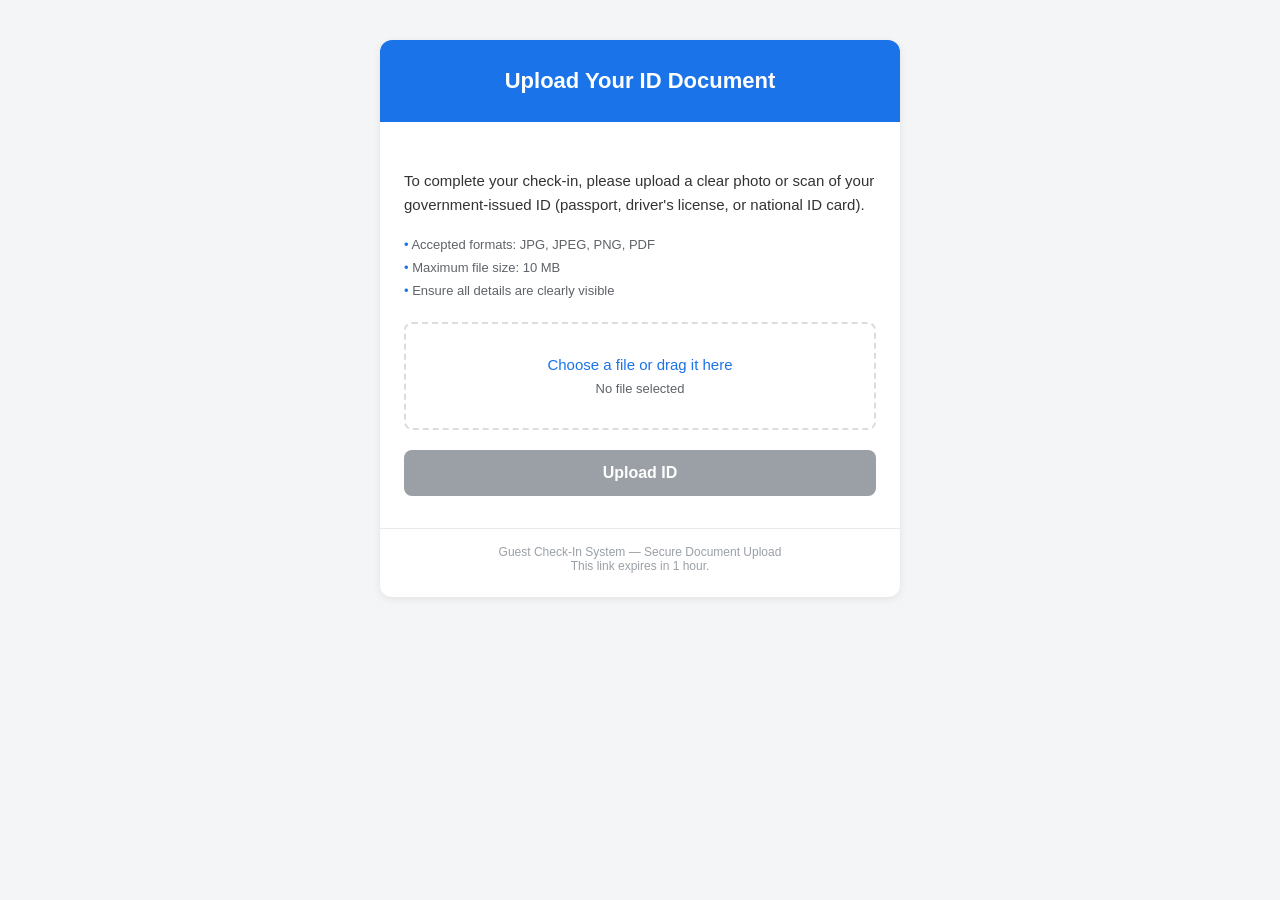
<file: guest-checkin/app/templates/id_upload_page.html>
<!DOCTYPE html>
<html lang="en">
<head>
  <meta charset="UTF-8">
  <meta name="viewport" content="width=device-width, initial-scale=1.0">
  <title>Upload Your ID</title>
  <style>
    body {
      font-family: -apple-system, BlinkMacSystemFont, 'Segoe UI', Roboto, Helvetica, Arial, sans-serif;
      background-color: #f4f5f7;
      margin: 0;
      padding: 0;
    }
    .container {
      max-width: 520px;
      margin: 40px auto;
      background-color: #ffffff;
      border-radius: 12px;
      overflow: hidden;
      box-shadow: 0 2px 8px rgba(0,0,0,0.08);
    }
    .header {
      background-color: #1a73e8;
      padding: 28px 24px;
      text-align: center;
    }
    .header h1 {
      color: #ffffff;
      margin: 0;
      font-size: 22px;
      font-weight: 600;
    }
    .body {
      padding: 32px 24px;
    }
    .body p {
      font-size: 15px;
      color: #333333;
      line-height: 1.6;
    }
    .upload-form {
      margin-top: 20px;
    }
    .file-input-wrapper {
      border: 2px dashed #dadce0;
      border-radius: 8px;
      padding: 32px 16px;
      text-align: center;
      cursor: pointer;
      transition: border-color 0.2s;
    }
    .file-input-wrapper:hover {
      border-color: #1a73e8;
    }
    .file-input-wrapper label {
      display: block;
      font-size: 15px;
      color: #1a73e8;
      font-weight: 500;
      cursor: pointer;
    }
    .file-input-wrapper input[type="file"] {
      display: none;
    }
    .file-name {
      font-size: 13px;
      color: #5f6368;
      margin-top: 8px;
    }
    .submit-btn {
      display: block;
      width: 100%;
      margin-top: 20px;
      padding: 14px;
      font-size: 16px;
      font-weight: 600;
      color: #ffffff;
      background-color: #1a73e8;
      border: none;
      border-radius: 8px;
      cursor: pointer;
      transition: background-color 0.2s;
    }
    .submit-btn:hover {
      background-color: #1557b0;
    }
    .submit-btn:disabled {
      background-color: #9aa0a6;
      cursor: not-allowed;
    }
    .info-list {
      list-style: none;
      padding: 0;
      margin: 16px 0;
    }
    .info-list li {
      font-size: 13px;
      color: #5f6368;
      padding: 4px 0;
    }
    .info-list li::before {
      content: "• ";
      color: #1a73e8;
    }
    .footer {
      padding: 16px 24px 24px;
      text-align: center;
      font-size: 12px;
      color: #9aa0a6;
      border-top: 1px solid #e8eaed;
    }
    .error-msg {
      color: #d93025;
      font-size: 14px;
      margin-top: 12px;
      display: none;
    }
  </style>
</head>
<body>
  <div class="container">
    <div class="header">
      <h1>Upload Your ID Document</h1>
    </div>
    <div class="body">
      <p>To complete your check-in, please upload a clear photo or scan of your government-issued ID (passport, driver's license, or national ID card).</p>
      <ul class="info-list">
        <li>Accepted formats: JPG, JPEG, PNG, PDF</li>
        <li>Maximum file size: 10 MB</li>
        <li>Ensure all details are clearly visible</li>
      </ul>
      <form class="upload-form" id="uploadForm" enctype="multipart/form-data" method="POST">
        <div class="file-input-wrapper" id="dropZone">
          <label for="idFile">Choose a file or drag it here</label>
          <input type="file" id="idFile" name="file" accept=".jpg,.jpeg,.png,.pdf">
          <div class="file-name" id="fileName">No file selected</div>
        </div>
        <div class="error-msg" id="errorMsg"></div>
        <button type="submit" class="submit-btn" id="submitBtn" disabled>Upload ID</button>
      </form>
    </div>
    <div class="footer">
      Guest Check-In System &mdash; Secure Document Upload<br>
      This link expires in 1 hour.
    </div>
  </div>
  <script>
    const fileInput = document.getElementById('idFile');
    const fileName = document.getElementById('fileName');
    const submitBtn = document.getElementById('submitBtn');
    const errorMsg = document.getElementById('errorMsg');
    const uploadForm = document.getElementById('uploadForm');
    const dropZone = document.getElementById('dropZone');
    const allowed = ['.jpg', '.jpeg', '.png', '.pdf'];
    const maxSize = 10 * 1024 * 1024;

    function validateFile(file) {
      if (!file) return false;
      const ext = '.' + file.name.split('.').pop().toLowerCase();
      if (!allowed.includes(ext)) {
        errorMsg.textContent = 'Invalid file type. Allowed: JPG, PNG, PDF.';
        errorMsg.style.display = 'block';
        return false;
      }
      if (file.size > maxSize) {
        errorMsg.textContent = 'File too large. Maximum size: 10 MB.';
        errorMsg.style.display = 'block';
        return false;
      }
      errorMsg.style.display = 'none';
      return true;
    }

    fileInput.addEventListener('change', function() {
      const file = this.files[0];
      if (file) {
        fileName.textContent = file.name;
        submitBtn.disabled = !validateFile(file);
      }
    });

    dropZone.addEventListener('dragover', function(e) {
      e.preventDefault();
      dropZone.style.borderColor = '#1a73e8';
    });

    dropZone.addEventListener('dragleave', function() {
      dropZone.style.borderColor = '#dadce0';
    });

    dropZone.addEventListener('drop', function(e) {
      e.preventDefault();
      dropZone.style.borderColor = '#dadce0';
      const file = e.dataTransfer.files[0];
      if (file) {
        fileInput.files = e.dataTransfer.files;
        fileName.textContent = file.name;
        submitBtn.disabled = !validateFile(file);
      }
    });

    uploadForm.addEventListener('submit', function(e) {
      e.preventDefault();
      const file = fileInput.files[0];
      if (!validateFile(file)) return;
      submitBtn.disabled = true;
      submitBtn.textContent = 'Uploading...';
      const formData = new FormData();
      formData.append('file', file);
      fetch(window.location.href, { method: 'POST', body: formData })
        .then(function(res) {
          if (res.ok) {
            document.querySelector('.body').innerHTML =
              '<h2 style="color:#1e8e3e;">✓ Upload Successful!</h2>' +
              '<p>Your ID document has been received.</p>' +
              '<p style="margin-top:16px;font-size:14px;color:#5f6368;">Returning to check-in chat...</p>';
            // Auto-redirect back to the chat after 2 seconds
            setTimeout(function() {
              if (typeof returnUrl === 'string' && returnUrl) {
                window.location.href = returnUrl;
              } else if (window.opener) {
                window.close();
              } else {
                window.history.back();
              }
            }, 2000);
          } else {
            return res.json().then(function(d) { throw new Error(d.detail || 'Upload failed'); });
          }
        })
        .catch(function(err) {
          errorMsg.textContent = err.message;
          errorMsg.style.display = 'block';
          submitBtn.disabled = false;
          submitBtn.textContent = 'Upload ID';
        });
    });
  </script>
</body>
</html>
</file>
<file: guest-checkin/app/static/chat-widget.css>
/* ── Guest Check-In Widget Styles ─────────────────────────────────── */
/* CSS Variables for theming */
:root {
  --gci-primary: #2e86c1;
  --gci-primary-dark: #1f6fa0;
  --gci-primary-light: #e8f4fd;
  --gci-accent: #28a745;
  --gci-accent-dark: #1e7e34;
  --gci-agent-bg: #f0f0f0;
  --gci-agent-text: #333;
  --gci-guest-bg: #2e86c1;
  --gci-guest-text: #fff;
  --gci-system-bg: transparent;
  --gci-system-text: #888;
  --gci-bg: #fff;
  --gci-surface: #f9f9f9;
  --gci-border: #e0e0e0;
  --gci-text: #222;
  --gci-text-secondary: #666;
  --gci-error: #dc3545;
  --gci-shadow: 0 4px 24px rgba(0,0,0,0.15);
  --gci-radius: 16px;
  --gci-radius-sm: 8px;
  --gci-transition: 0.2s ease;
  --gci-font: -apple-system, BlinkMacSystemFont, 'Segoe UI', Roboto, sans-serif;
}

/* Dark theme */
[data-theme="dark"] {
  --gci-primary: #4da3de;
  --gci-primary-dark: #2e86c1;
  --gci-primary-light: #1a3a52;
  --gci-accent: #34d058;
  --gci-accent-dark: #28a745;
  --gci-agent-bg: #2a2a2a;
  --gci-agent-text: #e0e0e0;
  --gci-guest-bg: #2e86c1;
  --gci-guest-text: #fff;
  --gci-system-bg: transparent;
  --gci-system-text: #999;
  --gci-bg: #1a1a1a;
  --gci-surface: #242424;
  --gci-border: #444;
  --gci-text: #e8e8e8;
  --gci-text-secondary: #aaa;
  --gci-error: #f87171;
  --gci-shadow: 0 4px 24px rgba(0,0,0,0.4);
}

/* ── Widget Container ─────────────────────────────────────────────── */
.gci-widget {
  font-family: var(--gci-font);
  width: 400px;
  height: 600px;
  position: fixed;
  bottom: 24px;
  right: 24px;
  border-radius: var(--gci-radius);
  box-shadow: var(--gci-shadow);
  display: flex;
  flex-direction: column;
  overflow: hidden;
  background: var(--gci-bg);
  color: var(--gci-text);
  z-index: 99999;
  animation: gci-slide-up 0.3s ease-out;
}

.gci-widget.gci-closed {
  display: none;
}

/* ── Header ───────────────────────────────────────────────────────── */
.gci-header {
  background: var(--gci-primary);
  color: #fff;
  padding: 14px 16px;
  display: flex;
  align-items: center;
  justify-content: space-between;
  flex-shrink: 0;
}

.gci-header-title {
  font-size: 15px;
  font-weight: 600;
}

.gci-header-status {
  font-size: 11px;
  opacity: 0.85;
  margin-top: 2px;
}

.gci-close-btn {
  background: none;
  border: none;
  color: #fff;
  font-size: 20px;
  cursor: pointer;
  opacity: 0.7;
  padding: 0 4px;
  line-height: 1;
}
.gci-close-btn:hover { opacity: 1; }

/* ── Progress Bar ─────────────────────────────────────────────────── */
.gci-progress {
  background: var(--gci-surface);
  border-bottom: 1px solid var(--gci-border);
  padding: 10px 12px 8px;
  flex-shrink: 0;
}

.gci-progress-steps {
  display: flex;
  align-items: center;
  justify-content: space-between;
  position: relative;
}

.gci-progress-steps::before {
  content: '';
  position: absolute;
  top: 11px;
  left: 20px;
  right: 20px;
  height: 2px;
  background: var(--gci-border);
  z-index: 0;
}

.gci-progress-line {
  position: absolute;
  top: 11px;
  left: 20px;
  height: 2px;
  background: var(--gci-accent);
  z-index: 1;
  transition: width 0.4s ease;
}

.gci-step {
  display: flex;
  flex-direction: column;
  align-items: center;
  z-index: 2;
  flex: 1;
}

.gci-step-icon {
  width: 22px;
  height: 22px;
  border-radius: 50%;
  display: flex;
  align-items: center;
  justify-content: center;
  font-size: 11px;
  font-weight: 700;
  border: 2px solid var(--gci-border);
  background: var(--gci-bg);
  color: var(--gci-text-secondary);
  transition: all var(--gci-transition);
}

.gci-step-icon.gci-done {
  background: var(--gci-accent);
  border-color: var(--gci-accent);
  color: #fff;
}

.gci-step-icon.gci-current {
  background: var(--gci-primary);
  border-color: var(--gci-primary);
  color: #fff;
  box-shadow: 0 0 0 3px var(--gci-primary-light);
}

.gci-step-label {
  font-size: 9px;
  margin-top: 3px;
  color: var(--gci-text-secondary);
  text-align: center;
  white-space: nowrap;
}

.gci-step.gci-done .gci-step-label,
.gci-step.gci-current .gci-step-label {
  color: var(--gci-text);
  font-weight: 600;
}

/* ── State Indicator ──────────────────────────────────────────────── */
.gci-state-bar {
  background: var(--gci-primary-light);
  border-bottom: 1px solid var(--gci-border);
  padding: 8px 14px;
  font-size: 12px;
  color: var(--gci-primary-dark);
  flex-shrink: 0;
  display: flex;
  align-items: center;
  gap: 6px;
}

.gci-state-bar::before {
  content: '→';
  font-weight: 700;
}

/* ── Messages Area ────────────────────────────────────────────────── */
.gci-messages {
  flex: 1;
  overflow-y: auto;
  padding: 14px;
  display: flex;
  flex-direction: column;
  gap: 10px;
  scroll-behavior: smooth;
}

.gci-messages::-webkit-scrollbar { width: 5px; }
.gci-messages::-webkit-scrollbar-track { background: transparent; }
.gci-messages::-webkit-scrollbar-thumb { background: var(--gci-border); border-radius: 3px; }

/* ── Message Bubbles ──────────────────────────────────────────────── */
.gci-msg {
  max-width: 80%;
  padding: 10px 14px;
  border-radius: 14px;
  font-size: 14px;
  line-height: 1.5;
  word-wrap: break-word;
  animation: gci-msg-in 0.25s ease-out;
  white-space: pre-wrap;
}

.gci-msg-agent {
  align-self: flex-start;
  background: var(--gci-agent-bg);
  color: var(--gci-agent-text);
  border-bottom-left-radius: 4px;
}

.gci-msg-guest {
  align-self: flex-end;
  background: var(--gci-guest-bg);
  color: var(--gci-guest-text);
  border-bottom-right-radius: 4px;
}

.gci-msg-system {
  align-self: center;
  background: var(--gci-system-bg);
  color: var(--gci-system-text);
  font-style: italic;
  font-size: 12px;
  padding: 4px 10px;
  max-width: 90%;
  text-align: center;
}

/* ── Secure Link Card ─────────────────────────────────────────────── */
.gci-secure-link {
  display: block;
  margin-top: 8px;
  padding: 12px 14px;
  background: var(--gci-bg);
  border: 1.5px solid var(--gci-accent);
  border-radius: var(--gci-radius-sm);
  text-decoration: none;
  color: var(--gci-text);
  transition: all var(--gci-transition);
  cursor: pointer;
}

.gci-secure-link:hover {
  background: var(--gci-primary-light);
  border-color: var(--gci-primary);
}

.gci-secure-link-header {
  display: flex;
  align-items: center;
  gap: 6px;
  margin-bottom: 4px;
  font-size: 13px;
  font-weight: 600;
  color: var(--gci-primary);
}

.gci-secure-link-icon {
  font-size: 14px;
}

.gci-secure-link-label {
  background: var(--gci-accent);
  color: #fff;
  font-size: 9px;
  font-weight: 700;
  padding: 1px 5px;
  border-radius: 3px;
  text-transform: uppercase;
  letter-spacing: 0.5px;
}

.gci-secure-link-desc {
  font-size: 12px;
  color: var(--gci-text-secondary);
}

/* ── Typing Indicator ─────────────────────────────────────────────── */
.gci-typing {
  align-self: flex-start;
  display: flex;
  align-items: center;
  gap: 4px;
  padding: 12px 16px;
  background: var(--gci-agent-bg);
  border-radius: 14px;
  border-bottom-left-radius: 4px;
}

.gci-typing-dot {
  width: 7px;
  height: 7px;
  background: var(--gci-text-secondary);
  border-radius: 50%;
  animation: gci-bounce 1.4s infinite ease-in-out both;
}

.gci-typing-dot:nth-child(1) { animation-delay: 0s; }
.gci-typing-dot:nth-child(2) { animation-delay: 0.16s; }
.gci-typing-dot:nth-child(3) { animation-delay: 0.32s; }

/* ── Input Area ───────────────────────────────────────────────────── */
.gci-input-area {
  display: flex;
  align-items: center;
  padding: 10px 12px;
  border-top: 1px solid var(--gci-border);
  background: var(--gci-bg);
  flex-shrink: 0;
  gap: 8px;
}

.gci-input {
  flex: 1;
  border: 1px solid var(--gci-border);
  border-radius: 20px;
  padding: 10px 16px;
  font-size: 14px;
  font-family: var(--gci-font);
  background: var(--gci-surface);
  color: var(--gci-text);
  outline: none;
  transition: border-color var(--gci-transition);
}

.gci-input:focus {
  border-color: var(--gci-primary);
}

.gci-input::placeholder {
  color: var(--gci-text-secondary);
}

.gci-input:disabled {
  opacity: 0.5;
  cursor: not-allowed;
}

.gci-send-btn {
  width: 40px;
  height: 40px;
  border-radius: 50%;
  border: none;
  background: var(--gci-primary);
  color: #fff;
  cursor: pointer;
  display: flex;
  align-items: center;
  justify-content: center;
  flex-shrink: 0;
  transition: background var(--gci-transition);
  font-size: 18px;
}

.gci-send-btn:hover { background: var(--gci-primary-dark); }
.gci-send-btn:disabled { background: var(--gci-border); cursor: not-allowed; }

/* ── Connection Status Bar ────────────────────────────────────────── */
.gci-conn-bar {
  display: none;
  padding: 6px 12px;
  font-size: 11px;
  text-align: center;
  color: var(--gci-error);
  background: #fff3f3;
  border-bottom: 1px solid #fecaca;
  flex-shrink: 0;
}

.gci-conn-bar.gci-visible { display: block; }
.gci-conn-bar.gci-reconnecting { color: #b45309; background: #fffbeb; border-color: #fde68a; }

/* ── Animations ───────────────────────────────────────────────────── */
@keyframes gci-slide-up {
  from { transform: translateY(20px); opacity: 0; }
  to { transform: translateY(0); opacity: 1; }
}

@keyframes gci-msg-in {
  from { transform: translateY(8px); opacity: 0; }
  to { transform: translateY(0); opacity: 1; }
}

@keyframes gci-bounce {
  0%, 80%, 100% { transform: scale(0.6); opacity: 0.4; }
  40% { transform: scale(1); opacity: 1; }
}

/* ── Mobile Responsive ────────────────────────────────────────────── */
@media (max-width: 480px) {
  .gci-widget {
    width: 100% !important;
    height: 100% !important;
    bottom: 0 !important;
    right: 0 !important;
    border-radius: 0 !important;
  }
  .gci-msg { max-width: 88%; }
  .gci-step-label { font-size: 8px; }
}

/* ── FAB (Floating Action Button) ─────────────────────────────────── */

/* ── Arrival Instructions Block ───────────────────────────────────── */
.gci-instructions {
  margin-top: 12px;
  padding: 12px;
  background: #f8f9fa;
  border-radius: 8px;
  border: 1px solid #e0e0e0;
  max-height: 400px;
  overflow-y: auto;
}
.gci-instructions table {
  width: 100%;
  border-collapse: collapse;
}
.gci-instructions td, .gci-instructions th {
  padding: 4px 8px;
  border-bottom: 1px solid #eee;
}
.gci-fab {
  position: fixed;
  bottom: 24px;
  right: 24px;
  width: 56px;
  height: 56px;
  border-radius: 50%;
  background: var(--gci-primary);
  color: #fff;
  border: none;
  cursor: pointer;
  box-shadow: 0 2px 12px rgba(46,134,193,0.4);
  display: flex;
  align-items: center;
  justify-content: center;
  font-size: 24px;
  z-index: 99998;
  transition: transform 0.2s ease, box-shadow 0.2s ease;
}

.gci-fab:hover {
  transform: scale(1.08);
  box-shadow: 0 4px 20px rgba(46,134,193,0.5);
}

.gci-fab.gci-hidden { display: none; }

@media (max-width: 480px) {
  .gci-fab { bottom: 16px; right: 16px; }
}
</file>
